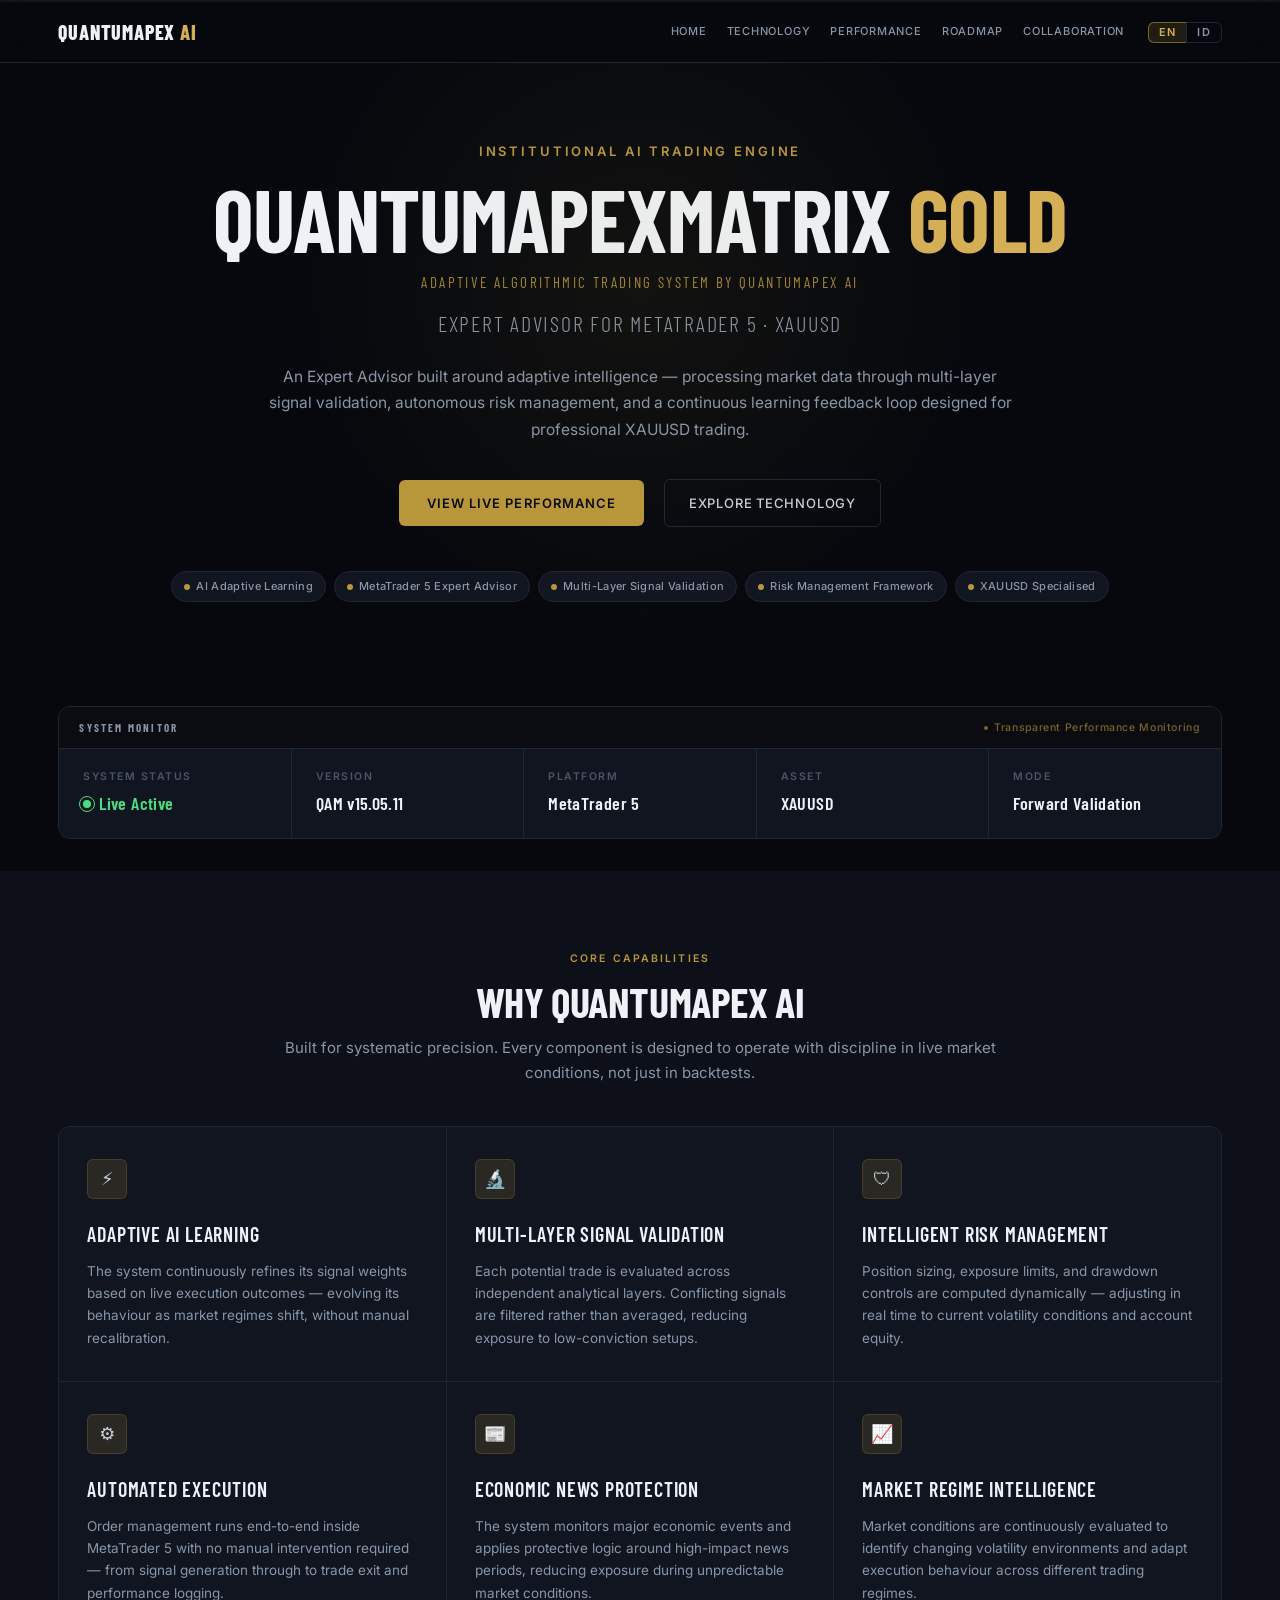
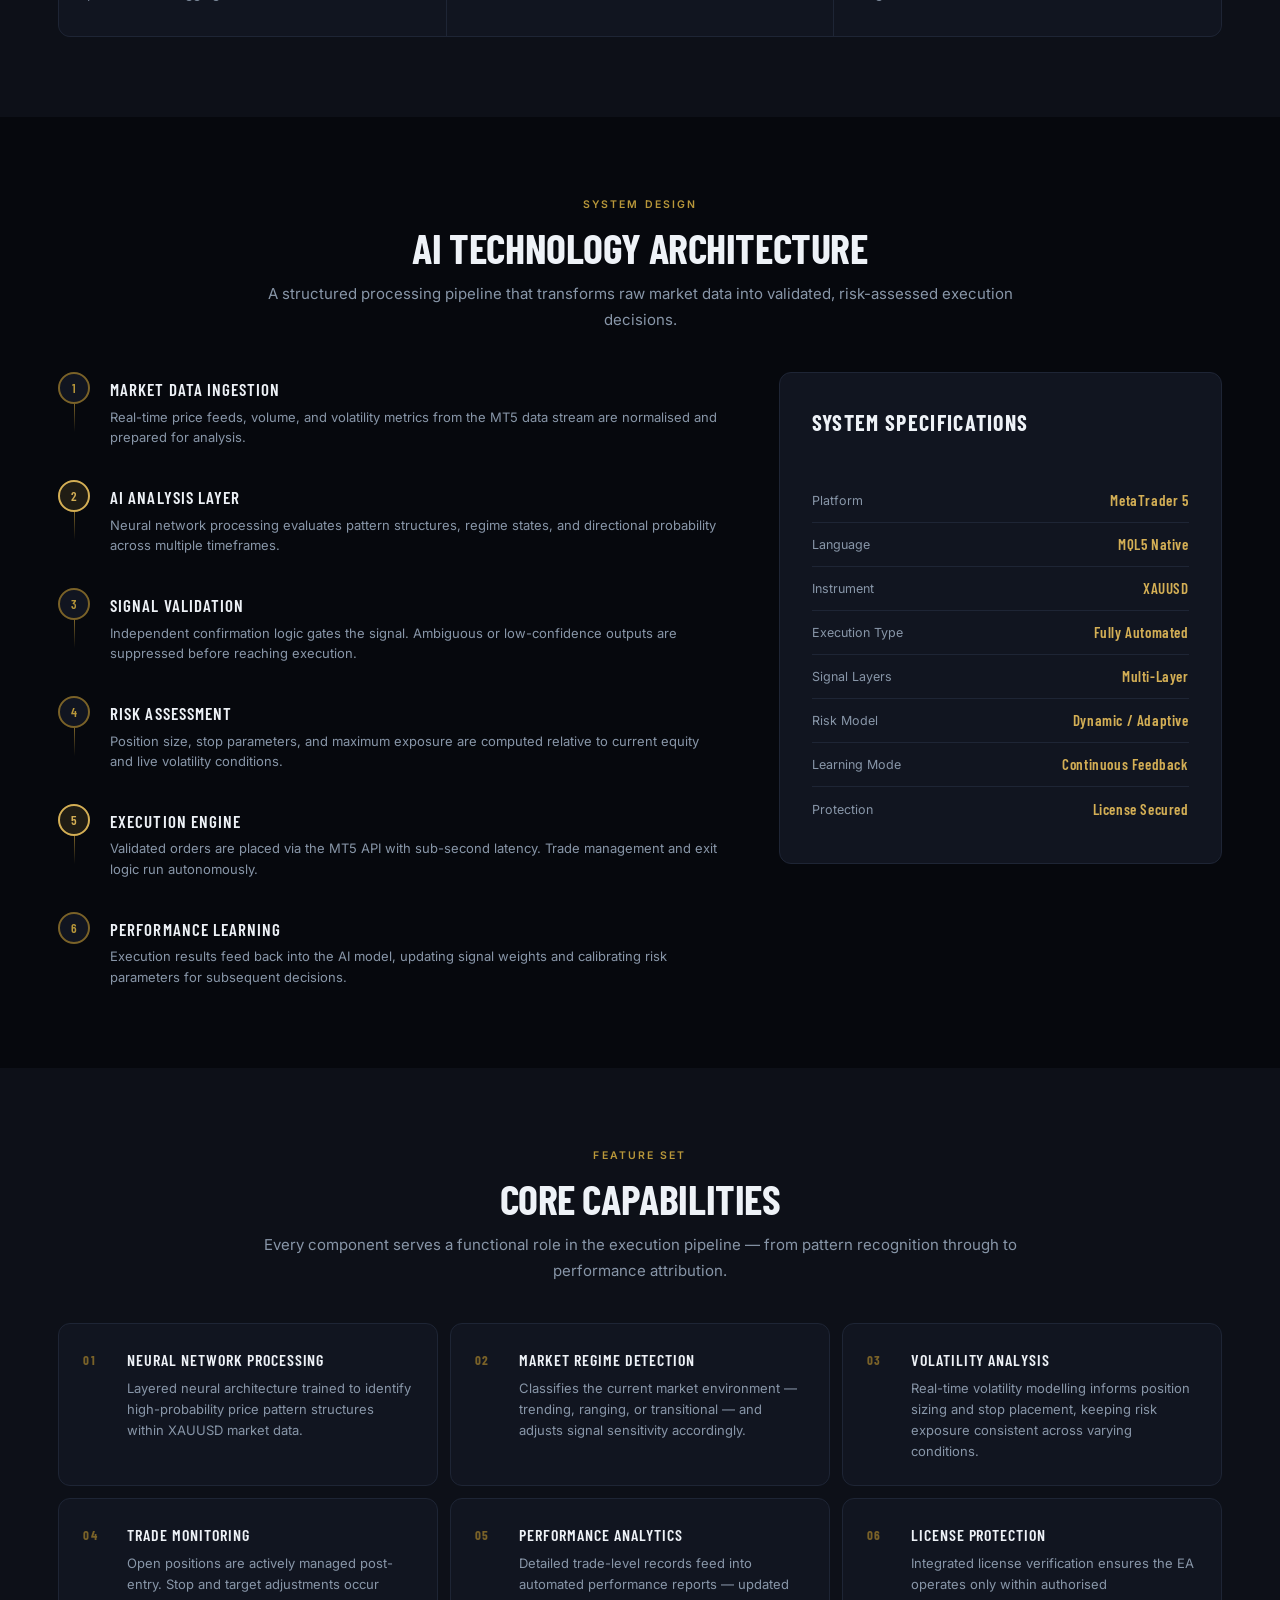
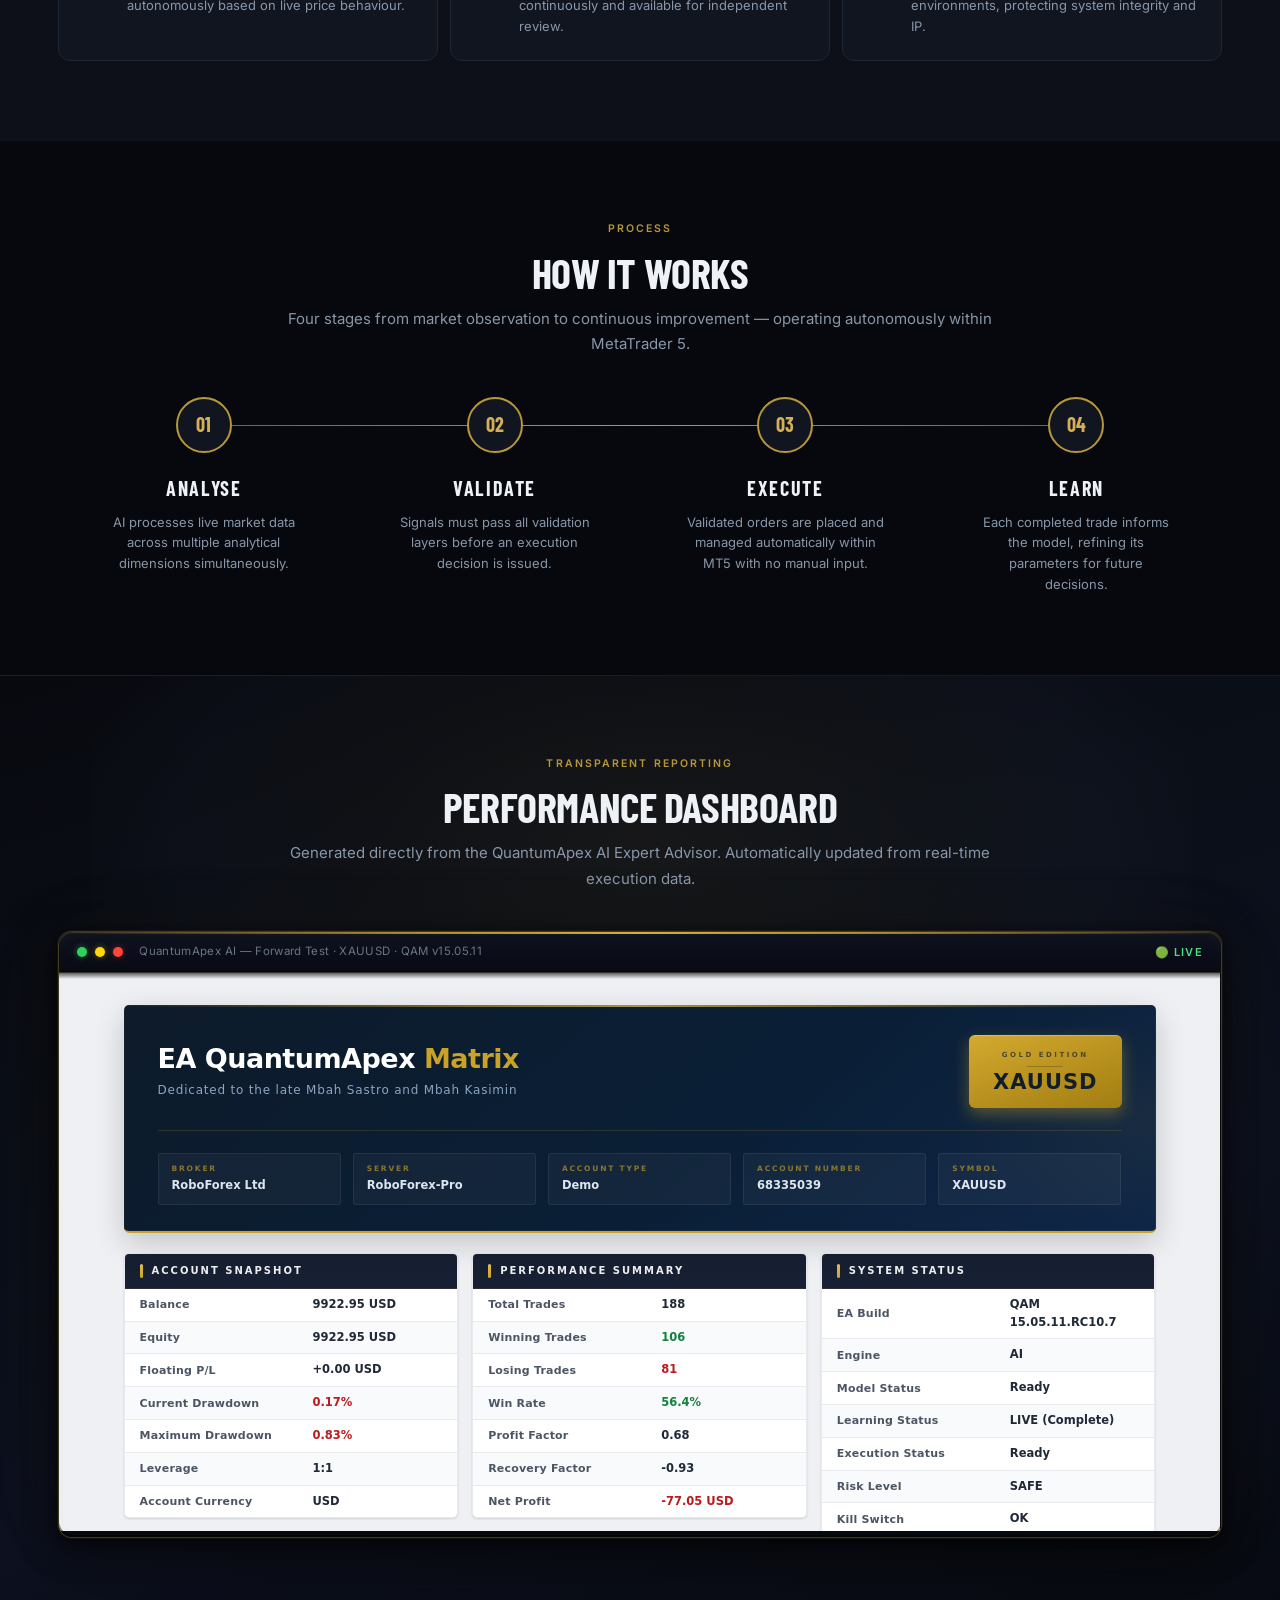
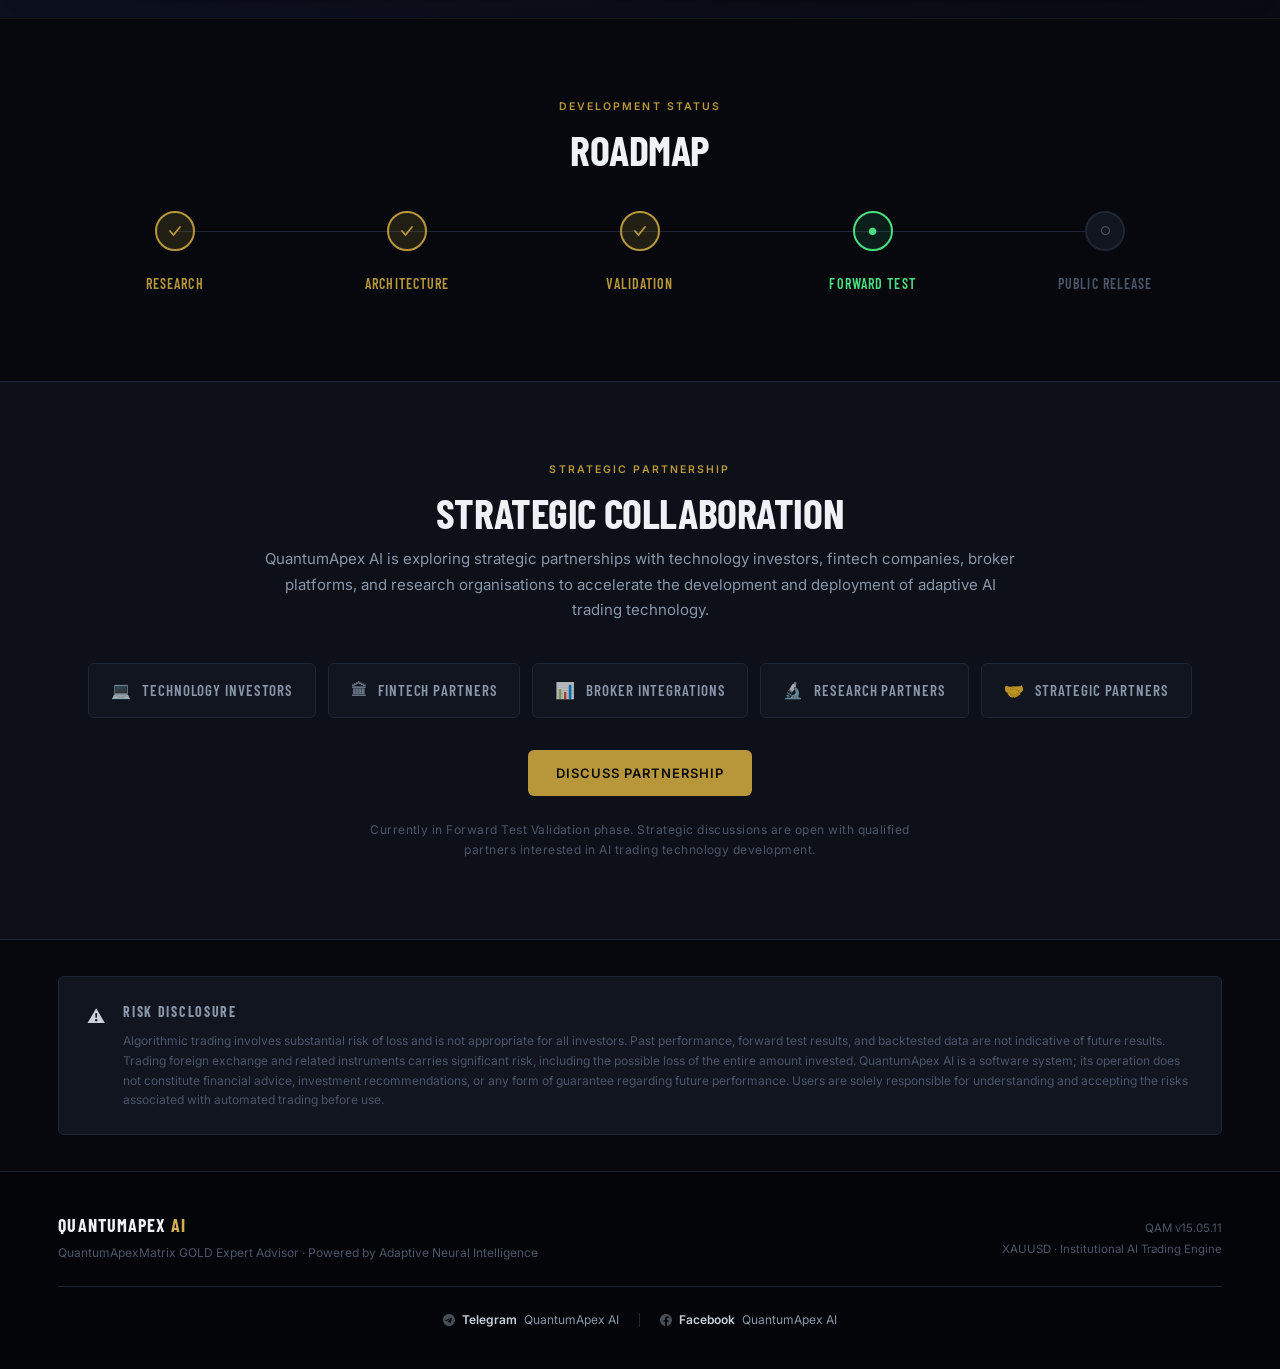
<file: index.html>
<!DOCTYPE html>
<html lang="en">

<head>
  <meta charset="UTF-8">
  <meta name="viewport" content="width=device-width, initial-scale=1.0">
  <meta name="author" content="QuantumApex AI">

  <!-- =====================================================
       PRIMARY SEO
  ====================================================== -->
  <title>QuantumApex AI | MetaTrader 5 Expert Advisor for XAUUSD Trading</title>
  <meta name="description" content="MetaTrader 5 Expert Advisor using adaptive AI learning, multi-layer signal validation, automated execution and risk management for XAUUSD algorithmic trading.">
  <meta name="keywords" content="QuantumApex AI, MetaTrader 5 Expert Advisor, algorithmic trading, XAUUSD trading, automated trading system, AI trading system, MT5 EA, gold trading bot, adaptive trading algorithm, neural network trading">
  <meta name="robots" content="index, follow, max-snippet:-1, max-image-preview:large, max-video-preview:-1">

  <!-- =====================================================
       CANONICAL
  ====================================================== -->
  <link rel="canonical" href="https://quantumapex.my.id/">

  <!-- =====================================================
       HREFLANG — language / region alternates
  ====================================================== -->
  <link rel="alternate" hreflang="en"        href="https://quantumapex.my.id/" />
  <link rel="alternate" hreflang="id"        href="https://quantumapex.my.id/?lang=id" />
  <link rel="alternate" hreflang="x-default" href="https://quantumapex.my.id/" />

  <!-- =====================================================
       OPEN GRAPH (Facebook / LinkedIn / WhatsApp)
       og:image: add an absolute URL to a 1200×630 px
       social preview image when available.
       Recommended path: https://quantumapex.my.id/assets/og-preview.jpg
  ====================================================== -->
  <meta property="og:type"        content="website">
  <meta property="og:site_name"   content="QuantumApex AI">
  <meta property="og:title"       content="QuantumApex AI | MetaTrader 5 Expert Advisor">
  <meta property="og:description" content="Adaptive AI trading system for MetaTrader 5 with multi-layer validation, automated execution and risk management for XAUUSD.">
  <meta property="og:url"         content="https://quantumapex.my.id/">
  <!-- <meta property="og:image"       content="https://quantumapex.my.id/assets/og-preview.jpg"> -->
  <!-- <meta property="og:image:width"  content="1200"> -->
  <!-- <meta property="og:image:height" content="630"> -->
  <!-- <meta property="og:image:alt"    content="QuantumApex AI — MetaTrader 5 Expert Advisor for XAUUSD"> -->
  <meta property="og:locale"      content="en_US">
  <meta property="og:locale:alternate" content="id_ID">

  <!-- =====================================================
       TWITTER CARD
       twitter:image: add an absolute URL to a 1200×600 px
       image when available.
       Recommended path: https://quantumapex.my.id/assets/twitter-preview.jpg
  ====================================================== -->
  <meta name="twitter:card"        content="summary_large_image">
  <meta name="twitter:title"       content="QuantumApex AI | MetaTrader 5 Expert Advisor">
  <meta name="twitter:description" content="Adaptive AI algorithmic trading system for MetaTrader 5 and XAUUSD.">
  <!-- <meta name="twitter:image"       content="https://quantumapex.my.id/assets/twitter-preview.jpg"> -->
  <!-- <meta name="twitter:image:alt"   content="QuantumApex AI — MetaTrader 5 Expert Advisor for XAUUSD"> -->
  <!-- <meta name="twitter:site"        content="@QuantumApexAI"> -->

  <!-- =====================================================
       STRUCTURED DATA — JSON-LD
  ====================================================== -->
  <script type="application/ld+json">
  {
    "@context": "https://schema.org",
    "@graph": [
      {
        "@type": "Organization",
        "@id": "https://quantumapex.my.id/#organization",
        "name": "QuantumApex AI",
        "url": "https://quantumapex.my.id/",
        "description": "Developer of the QuantumApexMatrix GOLD Expert Advisor — an algorithmic trading system specialised in XAUUSD on MetaTrader 5.",
        "sameAs": [
          "https://t.me/markastrader",
          "https://www.facebook.com/markastrader"
        ]
      },
      {
        "@type": "SoftwareApplication",
        "@id": "https://quantumapex.my.id/#software",
        "name": "QuantumApexMatrix GOLD",
        "alternateName": "QuantumApex AI",
        "applicationCategory": "BusinessApplication",
        "applicationSubCategory": "Trading Software",
        "operatingSystem": "MetaTrader 5",
        "softwareVersion": "QAM v15.05.11",
        "description": "Expert Advisor for MetaTrader 5 specialised in XAUUSD algorithmic trading. Incorporates adaptive AI learning, multi-layer signal validation, automated execution, and dynamic risk management.",
        "author": {
          "@id": "https://quantumapex.my.id/#organization"
        },
        "offers": {
          "@type": "Offer",
          "availability": "https://schema.org/PreOrder",
          "description": "Currently in forward-test validation phase prior to public release."
        }
      },
      {
        "@type": "WebSite",
        "@id": "https://quantumapex.my.id/#website",
        "name": "QuantumApex AI",
        "url": "https://quantumapex.my.id/",
        "description": "Official website of QuantumApex AI — MetaTrader 5 Expert Advisor for XAUUSD algorithmic trading.",
        "publisher": {
          "@id": "https://quantumapex.my.id/#organization"
        },
        "inLanguage": ["en", "id"]
      }
    ]
  }
  </script>

  <link rel="preconnect" href="https://fonts.googleapis.com">
  <link rel="preconnect" href="https://fonts.gstatic.com" crossorigin>
  <link href="https://fonts.googleapis.com/css2?family=Barlow+Condensed:wght@300;400;500;600;700&family=Inter:wght@300;400;500;600&display=swap" rel="stylesheet">
  <link rel="stylesheet" href="css/style.css">
  <style>
    /* Branding refinement: hero brand attribution line */
    .hero-brand-attr {
      font-family: "Barlow Condensed", sans-serif;
      font-size: clamp(12px, 1.6vw, 15px);
      font-weight: 400;
      letter-spacing: .16em;
      text-transform: uppercase;
      color: var(--gold);
      margin-bottom: 12px;
      opacity: .85;
    }
  </style>
</head>
<body>

<div class="signal-bar" aria-hidden="true"></div>

<header class="navbar">
  <div class="container">
    <div class="logo">QuantumApex <span>AI</span></div>
    <div class="navbar-right">
      <nav>
        <a href="#home"        data-en="Home"        data-id="Beranda">Home</a>
        <a href="#why"         data-en="Technology"  data-id="Teknologi">Technology</a>
        <a href="#performance" data-en="Performance" data-id="Performa">Performance</a>
        <a href="#roadmap"     data-en="Roadmap"     data-id="Peta Jalan">Roadmap</a>
        <a href="#collaboration" data-en="Collaboration" data-id="Kolaborasi">Collaboration</a>
      </nav>
      <div class="lang-switcher" role="group" aria-label="Language selector">
        <button class="lang-btn active" data-lang="en" aria-pressed="true">EN</button>
        <button class="lang-btn"        data-lang="id" aria-pressed="false">ID</button>
      </div>
      <button class="nav-hamburger" aria-label="Toggle menu" aria-expanded="false">
        <span></span><span></span><span></span>
      </button>
    </div>
  </div>
</header>

<section id="home" class="hero">
  <div class="container">
    <div class="hero-content">
      <p class="eyebrow"
         data-en="Institutional AI Trading Engine"
         data-id="Mesin Trading AI Institusional">Institutional AI Trading Engine</p>
      <h1>QuantumApexMatrix <span>GOLD</span></h1>
      <p class="hero-brand-attr"
         data-en="Adaptive Algorithmic Trading System by QuantumApex AI"
         data-id="Sistem Trading Algoritmik Adaptif oleh QuantumApex AI">Adaptive Algorithmic Trading System by QuantumApex AI</p>
      <p class="hero-subtitle"
         data-en="Expert Advisor for MetaTrader 5 · XAUUSD"
         data-id="Expert Advisor untuk MetaTrader 5 · XAUUSD">Expert Advisor for MetaTrader 5 &middot; XAUUSD</p>
      <p class="hero-desc"
         data-en="An Expert Advisor built around adaptive intelligence — processing market data through multi-layer signal validation, autonomous risk management, and a continuous learning feedback loop designed for professional XAUUSD trading."
         data-id="Expert Advisor yang dibangun di atas kecerdasan adaptif — memproses data pasar melalui validasi sinyal berlapis, manajemen risiko otonom, dan siklus pembelajaran berkelanjutan yang dirancang untuk trading XAUUSD profesional.">An Expert Advisor built around adaptive intelligence — processing market data through multi-layer signal validation, autonomous risk management, and a continuous learning feedback loop designed for professional XAUUSD trading.</p>
      <div class="hero-cta-row">
        <a href="#performance" class="button"
           data-en="View Live Performance"
           data-id="Lihat Performa Live">View Live Performance</a>
        <a href="#why" class="button-ghost"
           data-en="Explore Technology"
           data-id="Jelajahi Teknologi">Explore Technology</a>
      </div>
      <div class="hero-badges">
        <span class="badge"><span class="dot"></span><span data-en="AI Adaptive Learning"           data-id="Pembelajaran AI Adaptif">AI Adaptive Learning</span></span>
        <span class="badge"><span class="dot"></span><span data-en="MetaTrader 5 Expert Advisor"    data-id="Expert Advisor MetaTrader 5">MetaTrader 5 Expert Advisor</span></span>
        <span class="badge"><span class="dot"></span><span data-en="Multi-Layer Signal Validation"  data-id="Validasi Sinyal Berlapis">Multi-Layer Signal Validation</span></span>
        <span class="badge"><span class="dot"></span><span data-en="Risk Management Framework"      data-id="Kerangka Manajemen Risiko">Risk Management Framework</span></span>
        <span class="badge"><span class="dot"></span><span data-en="XAUUSD Specialised"             data-id="Khusus XAUUSD">XAUUSD Specialised</span></span>
      </div>
    </div>
  </div>
</section>

<div class="status-section">
  <div class="container">
    <div class="status-card">
      <div class="status-card-header">
        <span class="status-card-label" data-en="System Monitor" data-id="Monitor Sistem">System Monitor</span>
        <span class="status-card-tag" data-en="Transparent Performance Monitoring" data-id="Pemantauan Performa Transparan">Transparent Performance Monitoring</span>
      </div>
      <div class="status-inner">
        <div class="status-item">
          <span class="status-label" data-en="System Status" data-id="Status Sistem">System Status</span>
          <span class="status-value live"><span class="pulse"></span><span data-en="Live Active" data-id="Aktif Live">Live Active</span></span>
        </div>
        <div class="status-item">
          <span class="status-label" data-en="Version" data-id="Versi">Version</span>
          <span class="status-value">QAM v15.05.11</span>
        </div>
        <div class="status-item">
          <span class="status-label" data-en="Platform" data-id="Platform">Platform</span>
          <span class="status-value">MetaTrader 5</span>
        </div>
        <div class="status-item">
          <span class="status-label" data-en="Asset" data-id="Aset">Asset</span>
          <span class="status-value">XAUUSD</span>
        </div>
        <div class="status-item">
          <span class="status-label" data-en="Mode" data-id="Mode">Mode</span>
          <span class="status-value" data-en="Forward Validation" data-id="Validasi Maju">Forward Validation</span>
        </div>
      </div>
    </div>
  </div>
</div>

<section id="why" class="why">
  <div class="container">
    <p class="section-label" data-en="Core Capabilities" data-id="Kemampuan Inti">Core Capabilities</p>
    <h2 class="section-title" data-en="Why QuantumApex AI" data-id="Mengapa QuantumApex AI">Why QuantumApex AI</h2>
    <p class="section-sub"
       data-en="Built for systematic precision. Every component is designed to operate with discipline in live market conditions, not just in backtests."
       data-id="Dibangun untuk presisi sistematis. Setiap komponen dirancang beroperasi dengan disiplin di kondisi pasar nyata, bukan sekadar dalam pengujian historis.">Built for systematic precision. Every component is designed to operate with discipline in live market conditions, not just in backtests.</p>
    <div class="feature-grid">
      <div class="feature-card">
        <div class="feature-icon">&#x26A1;</div>
        <h3 data-en="Adaptive AI Learning" data-id="Pembelajaran AI Adaptif">Adaptive AI Learning</h3>
        <p data-en="The system continuously refines its signal weights based on live execution outcomes — evolving its behaviour as market regimes shift, without manual recalibration."
           data-id="Sistem secara berkelanjutan menyempurnakan bobot sinyalnya berdasarkan hasil eksekusi nyata — mengadaptasi perilakunya saat kondisi pasar berubah, tanpa kalibrasi ulang secara manual.">The system continuously refines its signal weights based on live execution outcomes — evolving its behaviour as market regimes shift, without manual recalibration.</p>
      </div>
      <div class="feature-card">
        <div class="feature-icon">&#x1F52C;</div>
        <h3 data-en="Multi-Layer Signal Validation" data-id="Validasi Sinyal Berlapis">Multi-Layer Signal Validation</h3>
        <p data-en="Each potential trade is evaluated across independent analytical layers. Conflicting signals are filtered rather than averaged, reducing exposure to low-conviction setups."
           data-id="Setiap peluang trading dievaluasi di berbagai lapisan analitik independen. Sinyal yang bertentangan disaring, bukan dirata-ratakan, sehingga mengurangi eksposur terhadap setup berkeyakinan rendah.">Each potential trade is evaluated across independent analytical layers. Conflicting signals are filtered rather than averaged, reducing exposure to low-conviction setups.</p>
      </div>
      <div class="feature-card">
        <div class="feature-icon">&#x1F6E1;</div>
        <h3 data-en="Intelligent Risk Management" data-id="Manajemen Risiko Cerdas">Intelligent Risk Management</h3>
        <p data-en="Position sizing, exposure limits, and drawdown controls are computed dynamically — adjusting in real time to current volatility conditions and account equity."
           data-id="Ukuran posisi, batas eksposur, dan kontrol drawdown dihitung secara dinamis — menyesuaikan secara real-time terhadap kondisi volatilitas terkini dan ekuitas akun.">Position sizing, exposure limits, and drawdown controls are computed dynamically — adjusting in real time to current volatility conditions and account equity.</p>
      </div>
      <div class="feature-card">
        <div class="feature-icon">&#x2699;&#xFE0F;</div>
        <h3 data-en="Automated Execution" data-id="Eksekusi Otomatis">Automated Execution</h3>
        <p data-en="Order management runs end-to-end inside MetaTrader 5 with no manual intervention required — from signal generation through to trade exit and performance logging."
           data-id="Manajemen order berjalan secara menyeluruh di dalam MetaTrader 5 tanpa intervensi manual — mulai dari pembangkitan sinyal hingga penutupan posisi dan pencatatan performa.">Order management runs end-to-end inside MetaTrader 5 with no manual intervention required — from signal generation through to trade exit and performance logging.</p>
      </div>
      <div class="feature-card">
        <div class="feature-icon">&#x1F4F0;</div>
        <h3 data-en="Economic News Protection" data-id="Proteksi Berita Ekonomi">Economic News Protection</h3>
        <p data-en="The system monitors major economic events and applies protective logic around high-impact news periods, reducing exposure during unpredictable market conditions."
           data-id="Sistem memantau peristiwa ekonomi utama dan menerapkan logika protektif di sekitar periode berita berdampak tinggi, mengurangi eksposur selama kondisi pasar yang tidak dapat diprediksi.">The system monitors major economic events and applies protective logic around high-impact news periods, reducing exposure during unpredictable market conditions.</p>
      </div>
      <div class="feature-card">
        <div class="feature-icon">&#x1F4C8;</div>
        <h3 data-en="Market Regime Intelligence" data-id="Kecerdasan Regime Pasar">Market Regime Intelligence</h3>
        <p data-en="Market conditions are continuously evaluated to identify changing volatility environments and adapt execution behaviour across different trading regimes."
           data-id="Kondisi pasar dievaluasi secara terus-menerus untuk mengidentifikasi perubahan lingkungan volatilitas dan mengadaptasi perilaku eksekusi di berbagai regime trading.">Market conditions are continuously evaluated to identify changing volatility environments and adapt execution behaviour across different trading regimes.</p>
      </div>
    </div>
  </div>
</section>

<section id="architecture" class="architecture">
  <div class="container">
    <p class="section-label" data-en="System Design" data-id="Desain Sistem">System Design</p>
    <h2 class="section-title" data-en="AI Technology Architecture" data-id="Arsitektur Teknologi AI">AI Technology Architecture</h2>
    <p class="section-sub"
       data-en="A structured processing pipeline that transforms raw market data into validated, risk-assessed execution decisions."
       data-id="Pipeline pemrosesan terstruktur yang mengubah data pasar mentah menjadi keputusan eksekusi yang telah divalidasi dan dinilai risikonya.">A structured processing pipeline that transforms raw market data into validated, risk-assessed execution decisions.</p>
    <div class="arch-layout">
      <div class="arch-pipeline">
        <div class="arch-step">
          <div class="arch-connector"><div class="arch-node">1</div><div class="arch-line"></div></div>
          <div class="arch-content">
            <h4 data-en="Market Data Ingestion"  data-id="Pengambilan Data Pasar">Market Data Ingestion</h4>
            <p  data-en="Real-time price feeds, volume, and volatility metrics from the MT5 data stream are normalised and prepared for analysis."
                data-id="Feed harga real-time, volume, dan metrik volatilitas dari aliran data MT5 dinormalisasi dan disiapkan untuk analisis.">Real-time price feeds, volume, and volatility metrics from the MT5 data stream are normalised and prepared for analysis.</p>
          </div>
        </div>
        <div class="arch-step highlight">
          <div class="arch-connector"><div class="arch-node">2</div><div class="arch-line"></div></div>
          <div class="arch-content">
            <h4 data-en="AI Analysis Layer"      data-id="Lapisan Analisis AI">AI Analysis Layer</h4>
            <p  data-en="Neural network processing evaluates pattern structures, regime states, and directional probability across multiple timeframes."
                data-id="Pemrosesan jaringan saraf mengevaluasi struktur pola, kondisi regime, dan probabilitas arah di berbagai kerangka waktu.">Neural network processing evaluates pattern structures, regime states, and directional probability across multiple timeframes.</p>
          </div>
        </div>
        <div class="arch-step">
          <div class="arch-connector"><div class="arch-node">3</div><div class="arch-line"></div></div>
          <div class="arch-content">
            <h4 data-en="Signal Validation"      data-id="Validasi Sinyal">Signal Validation</h4>
            <p  data-en="Independent confirmation logic gates the signal. Ambiguous or low-confidence outputs are suppressed before reaching execution."
                data-id="Logika konfirmasi independen menjaga sinyal. Output yang ambigu atau berkeyakinan rendah ditekan sebelum mencapai eksekusi.">Independent confirmation logic gates the signal. Ambiguous or low-confidence outputs are suppressed before reaching execution.</p>
          </div>
        </div>
        <div class="arch-step">
          <div class="arch-connector"><div class="arch-node">4</div><div class="arch-line"></div></div>
          <div class="arch-content">
            <h4 data-en="Risk Assessment"        data-id="Penilaian Risiko">Risk Assessment</h4>
            <p  data-en="Position size, stop parameters, and maximum exposure are computed relative to current equity and live volatility conditions."
                data-id="Ukuran posisi, parameter stop, dan eksposur maksimum dihitung relatif terhadap ekuitas saat ini dan kondisi volatilitas live.">Position size, stop parameters, and maximum exposure are computed relative to current equity and live volatility conditions.</p>
          </div>
        </div>
        <div class="arch-step highlight">
          <div class="arch-connector"><div class="arch-node">5</div><div class="arch-line"></div></div>
          <div class="arch-content">
            <h4 data-en="Execution Engine"       data-id="Mesin Eksekusi">Execution Engine</h4>
            <p  data-en="Validated orders are placed via the MT5 API with sub-second latency. Trade management and exit logic run autonomously."
                data-id="Order yang telah divalidasi ditempatkan melalui API MT5 dengan latensi di bawah satu detik. Manajemen trade dan logika keluar berjalan secara otonom.">Validated orders are placed via the MT5 API with sub-second latency. Trade management and exit logic run autonomously.</p>
          </div>
        </div>
        <div class="arch-step">
          <div class="arch-connector"><div class="arch-node">6</div></div>
          <div class="arch-content" style="padding-bottom:0">
            <h4 data-en="Performance Learning"   data-id="Pembelajaran Performa">Performance Learning</h4>
            <p  data-en="Execution results feed back into the AI model, updating signal weights and calibrating risk parameters for subsequent decisions."
                data-id="Hasil eksekusi diumpankan kembali ke model AI, memperbarui bobot sinyal dan mengkalibrasi parameter risiko untuk keputusan berikutnya.">Execution results feed back into the AI model, updating signal weights and calibrating risk parameters for subsequent decisions.</p>
          </div>
        </div>
      </div>
      <div class="arch-aside">
        <h3 data-en="System Specifications" data-id="Spesifikasi Sistem">System Specifications</h3>
        <div class="arch-aside-stats">
          <div class="arch-stat"><span class="arch-stat-label" data-en="Platform"       data-id="Platform">Platform</span>        <span class="arch-stat-value">MetaTrader 5</span></div>
          <div class="arch-stat"><span class="arch-stat-label" data-en="Language"       data-id="Bahasa">Language</span>        <span class="arch-stat-value">MQL5 Native</span></div>
          <div class="arch-stat"><span class="arch-stat-label" data-en="Instrument"     data-id="Instrumen">Instrument</span>      <span class="arch-stat-value">XAUUSD</span></div>
          <div class="arch-stat"><span class="arch-stat-label" data-en="Execution Type" data-id="Jenis Eksekusi">Execution Type</span> <span class="arch-stat-value" data-en="Fully Automated"    data-id="Otomatis Penuh">Fully Automated</span></div>
          <div class="arch-stat"><span class="arch-stat-label" data-en="Signal Layers"  data-id="Lapisan Sinyal">Signal Layers</span>  <span class="arch-stat-value" data-en="Multi-Layer"        data-id="Berlapis">Multi-Layer</span></div>
          <div class="arch-stat"><span class="arch-stat-label" data-en="Risk Model"     data-id="Model Risiko">Risk Model</span>     <span class="arch-stat-value" data-en="Dynamic / Adaptive" data-id="Dinamis / Adaptif">Dynamic / Adaptive</span></div>
          <div class="arch-stat"><span class="arch-stat-label" data-en="Learning Mode"  data-id="Mode Pembelajaran">Learning Mode</span>  <span class="arch-stat-value" data-en="Continuous Feedback" data-id="Umpan Balik Berkelanjutan">Continuous Feedback</span></div>
          <div class="arch-stat"><span class="arch-stat-label" data-en="Protection"     data-id="Perlindungan">Protection</span>     <span class="arch-stat-value" data-en="License Secured"     data-id="Terlindungi Lisensi">License Secured</span></div>
        </div>
      </div>
    </div>
  </div>
</section>

<section id="features" class="features">
  <div class="container">
    <p class="section-label" data-en="Feature Set"      data-id="Fitur Unggulan">Feature Set</p>
    <h2 class="section-title" data-en="Core Capabilities" data-id="Kemampuan Inti">Core Capabilities</h2>
    <p class="section-sub"
       data-en="Every component serves a functional role in the execution pipeline — from pattern recognition through to performance attribution."
       data-id="Setiap komponen memiliki peran fungsional dalam pipeline eksekusi — mulai dari pengenalan pola hingga atribusi performa.">Every component serves a functional role in the execution pipeline — from pattern recognition through to performance attribution.</p>
    <div class="features-grid">
      <div class="feat-item">
        <span class="feat-num">01</span>
        <div class="feat-text">
          <h4 data-en="Neural Network Processing"  data-id="Pemrosesan Jaringan Saraf">Neural Network Processing</h4>
          <p  data-en="Layered neural architecture trained to identify high-probability price pattern structures within XAUUSD market data."
              data-id="Arsitektur jaringan saraf berlapis yang dilatih untuk mengidentifikasi struktur pola harga berpeluang tinggi dalam data pasar XAUUSD.">Layered neural architecture trained to identify high-probability price pattern structures within XAUUSD market data.</p>
        </div>
      </div>
      <div class="feat-item">
        <span class="feat-num">02</span>
        <div class="feat-text">
          <h4 data-en="Market Regime Detection"    data-id="Deteksi Regime Pasar">Market Regime Detection</h4>
          <p  data-en="Classifies the current market environment — trending, ranging, or transitional — and adjusts signal sensitivity accordingly."
              data-id="Mengklasifikasikan lingkungan pasar saat ini — trending, ranging, atau transisional — dan menyesuaikan sensitivitas sinyal secara otomatis.">Classifies the current market environment &mdash; trending, ranging, or transitional &mdash; and adjusts signal sensitivity accordingly.</p>
        </div>
      </div>
      <div class="feat-item">
        <span class="feat-num">03</span>
        <div class="feat-text">
          <h4 data-en="Volatility Analysis"        data-id="Analisis Volatilitas">Volatility Analysis</h4>
          <p  data-en="Real-time volatility modelling informs position sizing and stop placement, keeping risk exposure consistent across varying conditions."
              data-id="Pemodelan volatilitas real-time menginformasikan ukuran posisi dan penempatan stop, menjaga eksposur risiko tetap konsisten di berbagai kondisi.">Real-time volatility modelling informs position sizing and stop placement, keeping risk exposure consistent across varying conditions.</p>
        </div>
      </div>
      <div class="feat-item">
        <span class="feat-num">04</span>
        <div class="feat-text">
          <h4 data-en="Trade Monitoring"           data-id="Pemantauan Trading">Trade Monitoring</h4>
          <p  data-en="Open positions are actively managed post-entry. Stop and target adjustments occur autonomously based on live price behaviour."
              data-id="Posisi terbuka dikelola secara aktif setelah masuk pasar. Penyesuaian stop dan target dilakukan secara otonom berdasarkan pergerakan harga live.">Open positions are actively managed post-entry. Stop and target adjustments occur autonomously based on live price behaviour.</p>
        </div>
      </div>
      <div class="feat-item">
        <span class="feat-num">05</span>
        <div class="feat-text">
          <h4 data-en="Performance Analytics"      data-id="Analitik Performa">Performance Analytics</h4>
          <p  data-en="Detailed trade-level records feed into automated performance reports — updated continuously and available for independent review."
              data-id="Catatan tingkat trade yang terperinci dimasukkan ke dalam laporan performa otomatis — diperbarui secara berkelanjutan dan tersedia untuk tinjauan independen.">Detailed trade-level records feed into automated performance reports &mdash; updated continuously and available for independent review.</p>
        </div>
      </div>
      <div class="feat-item">
        <span class="feat-num">06</span>
        <div class="feat-text">
          <h4 data-en="License Protection"         data-id="Perlindungan Lisensi">License Protection</h4>
          <p  data-en="Integrated license verification ensures the EA operates only within authorised environments, protecting system integrity and IP."
              data-id="Verifikasi lisensi terintegrasi memastikan EA hanya beroperasi dalam lingkungan yang diotorisasi, melindungi integritas sistem dan kekayaan intelektual.">Integrated license verification ensures the EA operates only within authorised environments, protecting system integrity and IP.</p>
        </div>
      </div>
    </div>
  </div>
</section>

<section id="how-it-works" class="how">
  <div class="container">
    <p class="section-label" data-en="Process"    data-id="Proses">Process</p>
    <h2 class="section-title" data-en="How It Works" data-id="Cara Kerjanya">How It Works</h2>
    <p class="section-sub"
       data-en="Four stages from market observation to continuous improvement — operating autonomously within MetaTrader 5."
       data-id="Empat tahap dari pengamatan pasar hingga peningkatan berkelanjutan — beroperasi secara otonom di dalam MetaTrader 5.">Four stages from market observation to continuous improvement &mdash; operating autonomously within MetaTrader 5.</p>
    <div class="how-steps">
      <div class="how-step">
        <div class="how-num">01</div>
        <h3 data-en="Analyse" data-id="Analisis">Analyse</h3>
        <p  data-en="AI processes live market data across multiple analytical dimensions simultaneously."
            data-id="AI memproses data pasar live secara simultan di berbagai dimensi analitik.">AI processes live market data across multiple analytical dimensions simultaneously.</p>
      </div>
      <div class="how-step">
        <div class="how-num">02</div>
        <h3 data-en="Validate" data-id="Validasi">Validate</h3>
        <p  data-en="Signals must pass all validation layers before an execution decision is issued."
            data-id="Sinyal harus melewati semua lapisan validasi sebelum keputusan eksekusi dikeluarkan.">Signals must pass all validation layers before an execution decision is issued.</p>
      </div>
      <div class="how-step">
        <div class="how-num">03</div>
        <h3 data-en="Execute" data-id="Eksekusi">Execute</h3>
        <p  data-en="Validated orders are placed and managed automatically within MT5 with no manual input."
            data-id="Order yang divalidasi ditempatkan dan dikelola secara otomatis dalam MT5 tanpa masukan manual.">Validated orders are placed and managed automatically within MT5 with no manual input.</p>
      </div>
      <div class="how-step">
        <div class="how-num">04</div>
        <h3 data-en="Learn" data-id="Belajar">Learn</h3>
        <p  data-en="Each completed trade informs the model, refining its parameters for future decisions."
            data-id="Setiap trade yang selesai menginformasikan model, menyempurnakan parameternya untuk keputusan mendatang.">Each completed trade informs the model, refining its parameters for future decisions.</p>
      </div>
    </div>
  </div>
</section>

<section id="performance" class="performance">
  <div class="container">
    <div class="performance-header">
      <p class="section-label" data-en="Transparent Reporting" data-id="Laporan Transparan">Transparent Reporting</p>
      <h2 class="section-title" data-en="Performance Dashboard" data-id="Dasbor Performa">Performance Dashboard</h2>
      <p class="section-sub"
         data-en="Generated directly from the QuantumApex AI Expert Advisor. Automatically updated from real-time execution data."
         data-id="Dihasilkan langsung dari Expert Advisor QuantumApex AI. Diperbarui secara otomatis berdasarkan data eksekusi real-time.">Generated directly from the QuantumApex AI Expert Advisor. Updated automatically every 30 minutes from live execution data.</p>
    </div>
    <div class="report-frame">
      <div class="report-topbar">
        <span class="report-dot green"></span>
        <span class="report-dot yellow"></span>
        <span class="report-dot red"></span>
        <span class="report-url">QuantumApex AI &mdash; Forward Test &middot; XAUUSD &middot; QAM v15.05.11</span>
        <span class="report-live">&#x1F7E2; LIVE</span>
      </div>
      <div class="report-body">
        <iframe src="reports/Performance_Report.html" title="QuantumApex AI Performance Report"></iframe>
      </div>
    </div>
  </div>
</section>

<section id="roadmap" class="roadmap">
  <div class="container">
    <p class="section-label" data-en="Development Status" data-id="Status Pengembangan">Development Status</p>
    <h2 class="section-title" data-en="Roadmap" data-id="Peta Jalan">Roadmap</h2>
    <div class="roadmap-track">
      <div class="roadmap-step done">
        <div class="roadmap-node"><svg viewBox="0 0 16 16" fill="none"><polyline points="3,8 6.5,12 13,4" stroke="#B8973A" stroke-width="1.8" stroke-linecap="round" stroke-linejoin="round"/></svg></div>
        <span class="roadmap-label" data-en="Research"      data-id="Riset">Research</span>
      </div>
      <div class="roadmap-step done">
        <div class="roadmap-node"><svg viewBox="0 0 16 16" fill="none"><polyline points="3,8 6.5,12 13,4" stroke="#B8973A" stroke-width="1.8" stroke-linecap="round" stroke-linejoin="round"/></svg></div>
        <span class="roadmap-label" data-en="Architecture"  data-id="Arsitektur">Architecture</span>
      </div>
      <div class="roadmap-step done">
        <div class="roadmap-node"><svg viewBox="0 0 16 16" fill="none"><polyline points="3,8 6.5,12 13,4" stroke="#B8973A" stroke-width="1.8" stroke-linecap="round" stroke-linejoin="round"/></svg></div>
        <span class="roadmap-label" data-en="Validation"    data-id="Validasi">Validation</span>
      </div>
      <div class="roadmap-step active">
        <div class="roadmap-node" style="font-size:10px;color:#4ADE80;">&#9679;</div>
        <span class="roadmap-label" data-en="Forward Test"  data-id="Uji Maju">Forward Test</span>
      </div>
      <div class="roadmap-step">
        <div class="roadmap-node" style="font-size:12px;color:var(--muted);">&#9675;</div>
        <span class="roadmap-label" data-en="Public Release" data-id="Rilis Publik">Public Release</span>
      </div>
    </div>
  </div>
</section>

<section id="collaboration" class="collab">
  <div class="container">
    <p class="section-label" data-en="Strategic Partnership" data-id="Kemitraan Strategis">Strategic Partnership</p>
    <h2 class="section-title" data-en="Strategic Collaboration" data-id="Kolaborasi Strategis">Strategic Collaboration</h2>
    <p class="section-sub"
       data-en="QuantumApex AI is exploring strategic partnerships with technology investors, fintech companies, broker platforms, and research organisations to accelerate the development and deployment of adaptive AI trading technology."
       data-id="QuantumApex AI sedang menjajaki kemitraan strategis dengan investor teknologi, perusahaan fintech, platform broker, dan organisasi riset untuk mempercepat pengembangan dan penerapan teknologi trading AI adaptif.">QuantumApex AI is exploring strategic partnerships with technology investors, fintech companies, broker platforms, and research organisations to accelerate the development and deployment of adaptive AI trading technology.</p>
    <div class="collab-grid">
      <div class="collab-item">
        <div class="collab-icon">&#x1F4BB;</div>
        <span data-en="Technology Investors" data-id="Investor Teknologi">Technology Investors</span>
      </div>
      <div class="collab-item">
        <div class="collab-icon">&#x1F3DB;</div>
        <span data-en="Fintech Partners" data-id="Mitra Fintech">Fintech Partners</span>
      </div>
      <div class="collab-item">
        <div class="collab-icon">&#x1F4CA;</div>
        <span data-en="Broker Integrations" data-id="Integrasi Broker">Broker Integrations</span>
      </div>
      <div class="collab-item">
        <div class="collab-icon">&#x1F52C;</div>
        <span data-en="Research Partners" data-id="Mitra Riset">Research Partners</span>
      </div>
      <div class="collab-item">
        <div class="collab-icon">&#x1F91D;</div>
        <span data-en="Strategic Partners" data-id="Mitra Strategis">Strategic Partners</span>
      </div>
    </div>
    <div style="text-align:center;margin:32px 0 24px;">
      <a href="https://t.me/markastrader" target="_blank" rel="noopener noreferrer" class="button"
         data-en="Discuss Partnership" data-id="Diskusi Kemitraan">DISCUSS PARTNERSHIP</a>
    </div>
    <p class="collab-note"
       data-en="Currently in Forward Test Validation phase. Strategic discussions are open with qualified partners interested in AI trading technology development."
       data-id="Saat ini dalam fase Validasi Uji Maju. Diskusi strategis terbuka bagi mitra yang memenuhi syarat yang tertarik dengan pengembangan teknologi trading AI.">Currently in Forward Test Validation phase.<br>Strategic discussions are open with qualified partners interested in AI trading technology development.</p>
  </div>
</section>

<div id="risk-disclosure" class="risk-disclosure">
  <div class="container">
    <div class="risk-inner">
      <span class="risk-icon">&#x26A0;&#xFE0F;</span>
      <div>
        <h4 data-en="Risk Disclosure" data-id="Pengungkapan Risiko">Risk Disclosure</h4>
        <p data-en="Algorithmic trading involves substantial risk of loss and is not appropriate for all investors. Past performance, forward test results, and backtested data are not indicative of future results. Trading foreign exchange and related instruments carries significant risk, including the possible loss of the entire amount invested. QuantumApex AI is a software system; its operation does not constitute financial advice, investment recommendations, or any form of guarantee regarding future performance. Users are solely responsible for understanding and accepting the risks associated with automated trading before use."
           data-id="Trading algoritmik melibatkan risiko kerugian yang substansial dan tidak cocok untuk semua investor. Performa masa lalu, hasil uji maju, dan data backtesting bukan merupakan indikasi hasil di masa depan. Trading valuta asing dan instrumen terkait membawa risiko signifikan, termasuk kemungkinan kehilangan seluruh modal yang diinvestasikan. QuantumApex AI adalah sistem perangkat lunak; pengoperasiannya tidak merupakan saran keuangan, rekomendasi investasi, atau jaminan apa pun mengenai performa masa depan. Pengguna sepenuhnya bertanggung jawab untuk memahami dan menerima risiko yang terkait dengan trading otomatis sebelum digunakan.">Algorithmic trading involves substantial risk of loss and is not appropriate for all investors. Past performance, forward test results, and backtested data are not indicative of future results. Trading foreign exchange and related instruments carries significant risk, including the possible loss of the entire amount invested. QuantumApex AI is a software system; its operation does not constitute financial advice, investment recommendations, or any form of guarantee regarding future performance. Users are solely responsible for understanding and accepting the risks associated with automated trading before use.</p>
      </div>
    </div>
  </div>
</div>

<footer id="contact">
  <div class="container">
    <div class="footer-top">
      <div class="footer-brand">
        <h3>QuantumApex <span>AI</span></h3>
        <p data-en="QuantumApexMatrix GOLD Expert Advisor · Powered by Adaptive Neural Intelligence"
           data-id="Expert Advisor QuantumApexMatrix GOLD · Didukung Kecerdasan Neural Adaptif">QuantumApexMatrix GOLD Expert Advisor &middot; Powered by Adaptive Neural Intelligence</p>
      </div>
      <div class="footer-meta">
        <div>QAM v15.05.11</div>
        <div data-en="XAUUSD · Institutional AI Trading Engine"
             data-id="XAUUSD · Mesin Trading AI Institusional">XAUUSD &middot; Institutional AI Trading Engine</div>
      </div>
    </div>
    <div class="footer-contact">
      <ul>
        <li>
          <a href="https://t.me/QuantumApexLabs" target="_blank" rel="noopener noreferrer">
            <svg class="footer-contact-icon" viewBox="0 0 24 24" fill="currentColor" aria-hidden="true"><path d="M12 0C5.373 0 0 5.373 0 12s5.373 12 12 12 12-5.373 12-12S18.627 0 12 0zm5.894 8.221-1.97 9.28c-.145.658-.537.818-1.084.508l-3-2.21-1.447 1.394c-.16.16-.295.295-.605.295l.213-3.053 5.56-5.023c.242-.213-.054-.333-.373-.12L7.17 14.137l-2.96-.924c-.643-.204-.657-.643.136-.953l11.57-4.461c.537-.194 1.006.131.978.422z"/></svg>
            <span class="footer-contact-platform">Telegram</span>
            <span class="footer-contact-handle">QuantumApex AI</span>
          </a>
        </li>
        <li>
          <a href="https://www.facebook.com/QuantumApexLabs" target="_blank" rel="noopener noreferrer">
            <svg class="footer-contact-icon" viewBox="0 0 24 24" fill="currentColor" aria-hidden="true"><path d="M24 12.073C24 5.405 18.627 0 12 0S0 5.405 0 12.073C0 18.1 4.388 23.094 10.125 24v-8.437H7.078v-3.49h3.047V9.41c0-3.025 1.792-4.697 4.533-4.697 1.312 0 2.686.236 2.686.236v2.97h-1.513c-1.491 0-1.956.93-1.956 1.874v2.25h3.328l-.532 3.49h-2.796V24C19.612 23.094 24 18.1 24 12.073z"/></svg>
            <span class="footer-contact-platform">Facebook</span>
            <span class="footer-contact-handle">QuantumApex AI</span>
          </a>
        </li>
        <li class="footer-hidden" style="display:none;">
          <a href="https://x.com/sriantodoang" target="_blank" rel="noopener noreferrer">
            <svg class="footer-contact-icon" viewBox="0 0 24 24" fill="currentColor" aria-hidden="true"><path d="M18.244 2.25h3.308l-7.227 8.26 8.502 11.24H16.17l-4.714-6.231-5.401 6.231H2.746l7.73-8.835L1.254 2.25H8.08l4.257 5.649 5.907-5.649zm-1.161 17.52h1.833L7.084 4.126H5.117z"/></svg>
            <span class="footer-contact-platform">X</span>
            <span class="footer-contact-handle">Srianto Doang</span>
          </a>
        </li>
        <li class="footer-hidden" style="display:none;">
          <a href="https://wa.me/sriantodoang" target="_blank" rel="noopener noreferrer">
            <svg class="footer-contact-icon" viewBox="0 0 24 24" fill="currentColor" aria-hidden="true"><path d="M17.472 14.382c-.297-.149-1.758-.867-2.03-.967-.273-.099-.471-.148-.67.15-.197.297-.767.966-.94 1.164-.173.199-.347.223-.644.075-.297-.15-1.255-.463-2.39-1.475-.883-.788-1.48-1.761-1.653-2.059-.173-.297-.018-.458.13-.606.134-.133.298-.347.446-.52.149-.174.198-.298.298-.497.099-.198.05-.371-.025-.52-.075-.149-.669-1.612-.916-2.207-.242-.579-.487-.5-.669-.51-.173-.008-.371-.01-.57-.01-.198 0-.52.074-.792.372-.272.297-1.04 1.016-1.04 2.479 0 1.462 1.065 2.875 1.213 3.074.149.198 2.096 3.2 5.077 4.487.709.306 1.262.489 1.694.625.712.227 1.36.195 1.871.118.571-.085 1.758-.719 2.006-1.413.248-.694.248-1.289.173-1.413-.074-.124-.272-.198-.57-.347zm-5.421 7.403h-.004a9.87 9.87 0 01-5.031-1.378l-.361-.214-3.741.982.998-3.648-.235-.374a9.86 9.86 0 01-1.51-5.26c.001-5.45 4.436-9.884 9.888-9.884 2.64 0 5.122 1.03 6.988 2.898a9.825 9.825 0 012.893 6.994c-.003 5.45-4.437 9.884-9.885 9.884zm8.413-18.297A11.815 11.815 0 0012.05 0C5.495 0 .16 5.335.157 11.892c0 2.096.547 4.142 1.588 5.945L.057 24l6.305-1.654a11.882 11.882 0 005.683 1.448h.005c6.554 0 11.89-5.335 11.893-11.893a11.821 11.821 0 00-3.48-8.413z"/></svg>
            <span class="footer-contact-platform">WhatsApp</span>
            <span class="footer-contact-handle">Srianto Doang</span>
          </a>
        </li>
      </ul>
    </div>
  </div>
</footer>

<script src="js/app.js"></script>
<script>
  /* ── Hamburger menu toggle ── */
  (function () {
    const btn = document.querySelector('.nav-hamburger');
    const nav = document.querySelector('.navbar-right nav');
    if (!btn || !nav) return;

    btn.addEventListener('click', function () {
      const isOpen = nav.classList.toggle('open');
      btn.setAttribute('aria-expanded', isOpen);
    });

    /* Close menu when a nav link is clicked */
    nav.querySelectorAll('a').forEach(function (link) {
      link.addEventListener('click', function () {
        nav.classList.remove('open');
        btn.setAttribute('aria-expanded', 'false');
      });
    });

    /* Close on Escape key */
    document.addEventListener('keydown', function (e) {
      if (e.key === 'Escape' && nav.classList.contains('open')) {
        nav.classList.remove('open');
        btn.setAttribute('aria-expanded', 'false');
      }
    });

    /* Close when clicking outside navbar */
    document.addEventListener('click', function (e) {
      if (!e.target.closest('.navbar') && nav.classList.contains('open')) {
        nav.classList.remove('open');
        btn.setAttribute('aria-expanded', 'false');
      }
    });
  })();
</script>
</body>
</html>
</file>
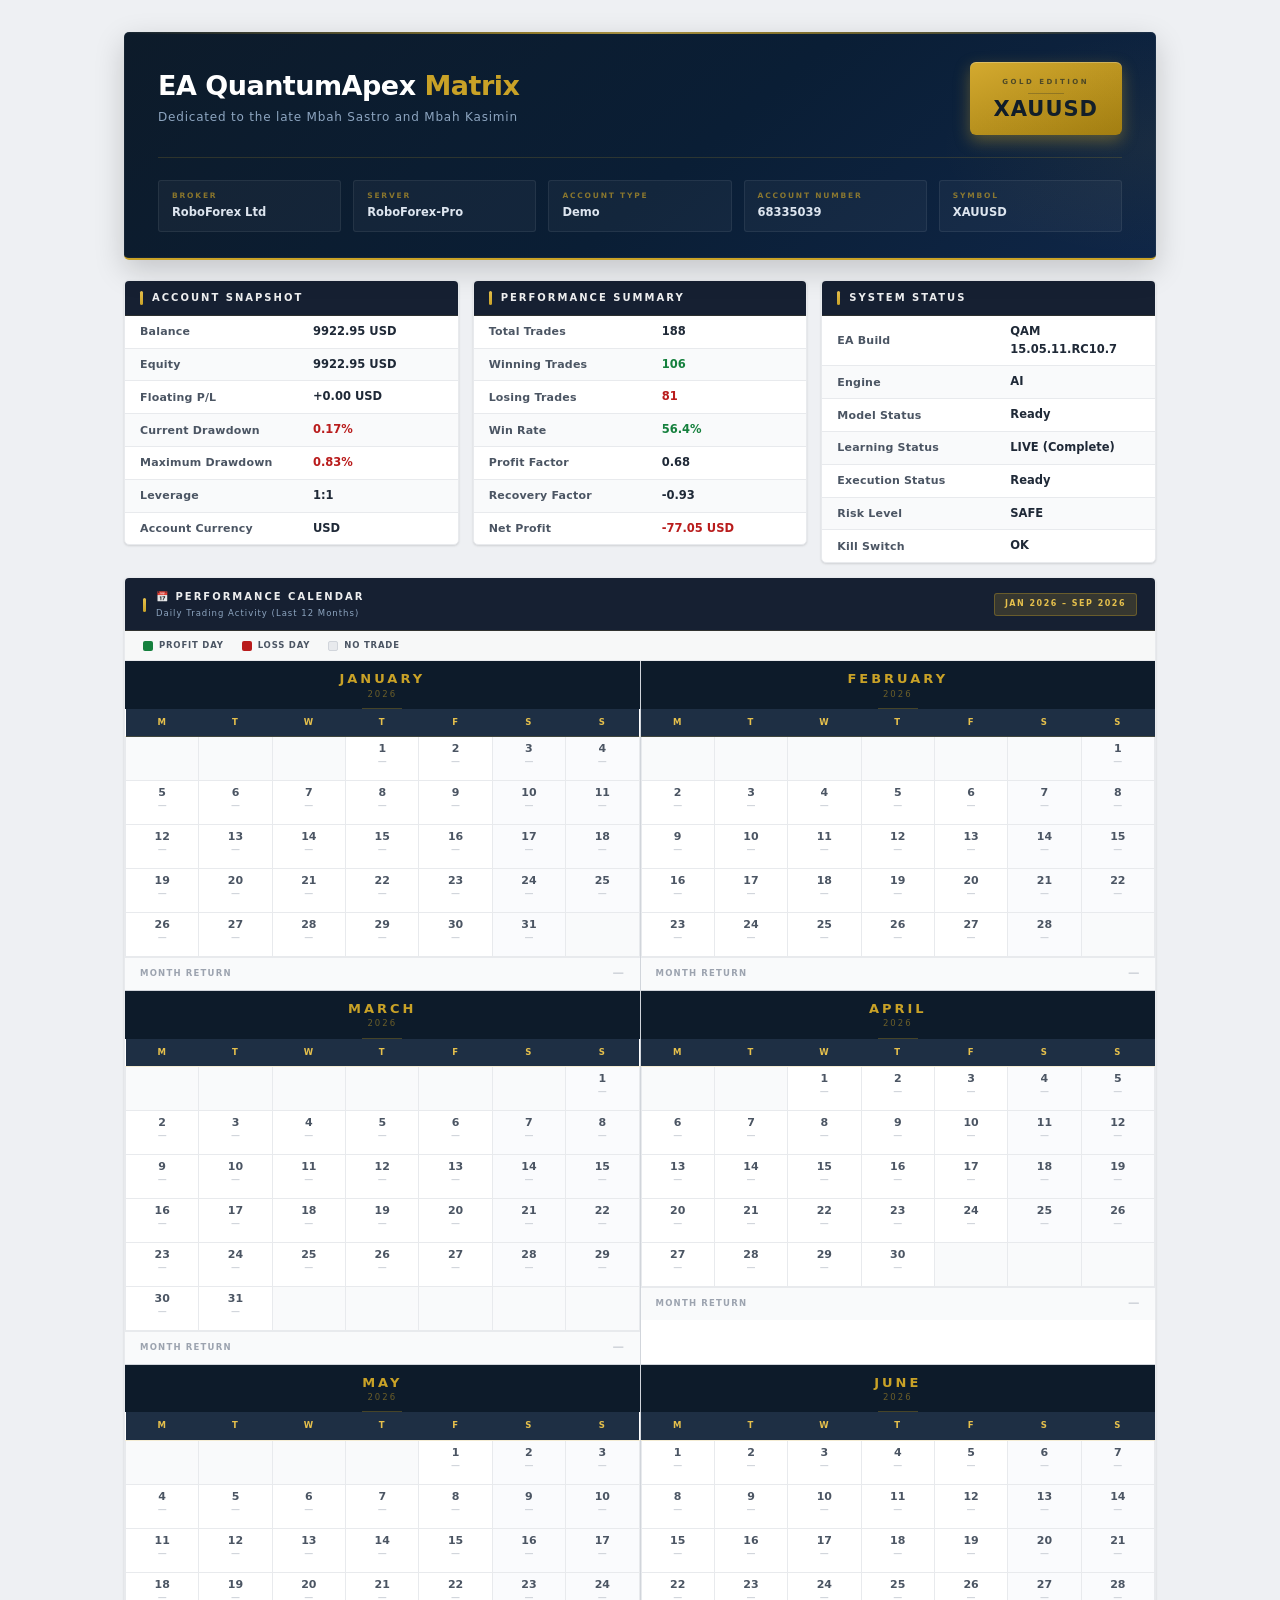
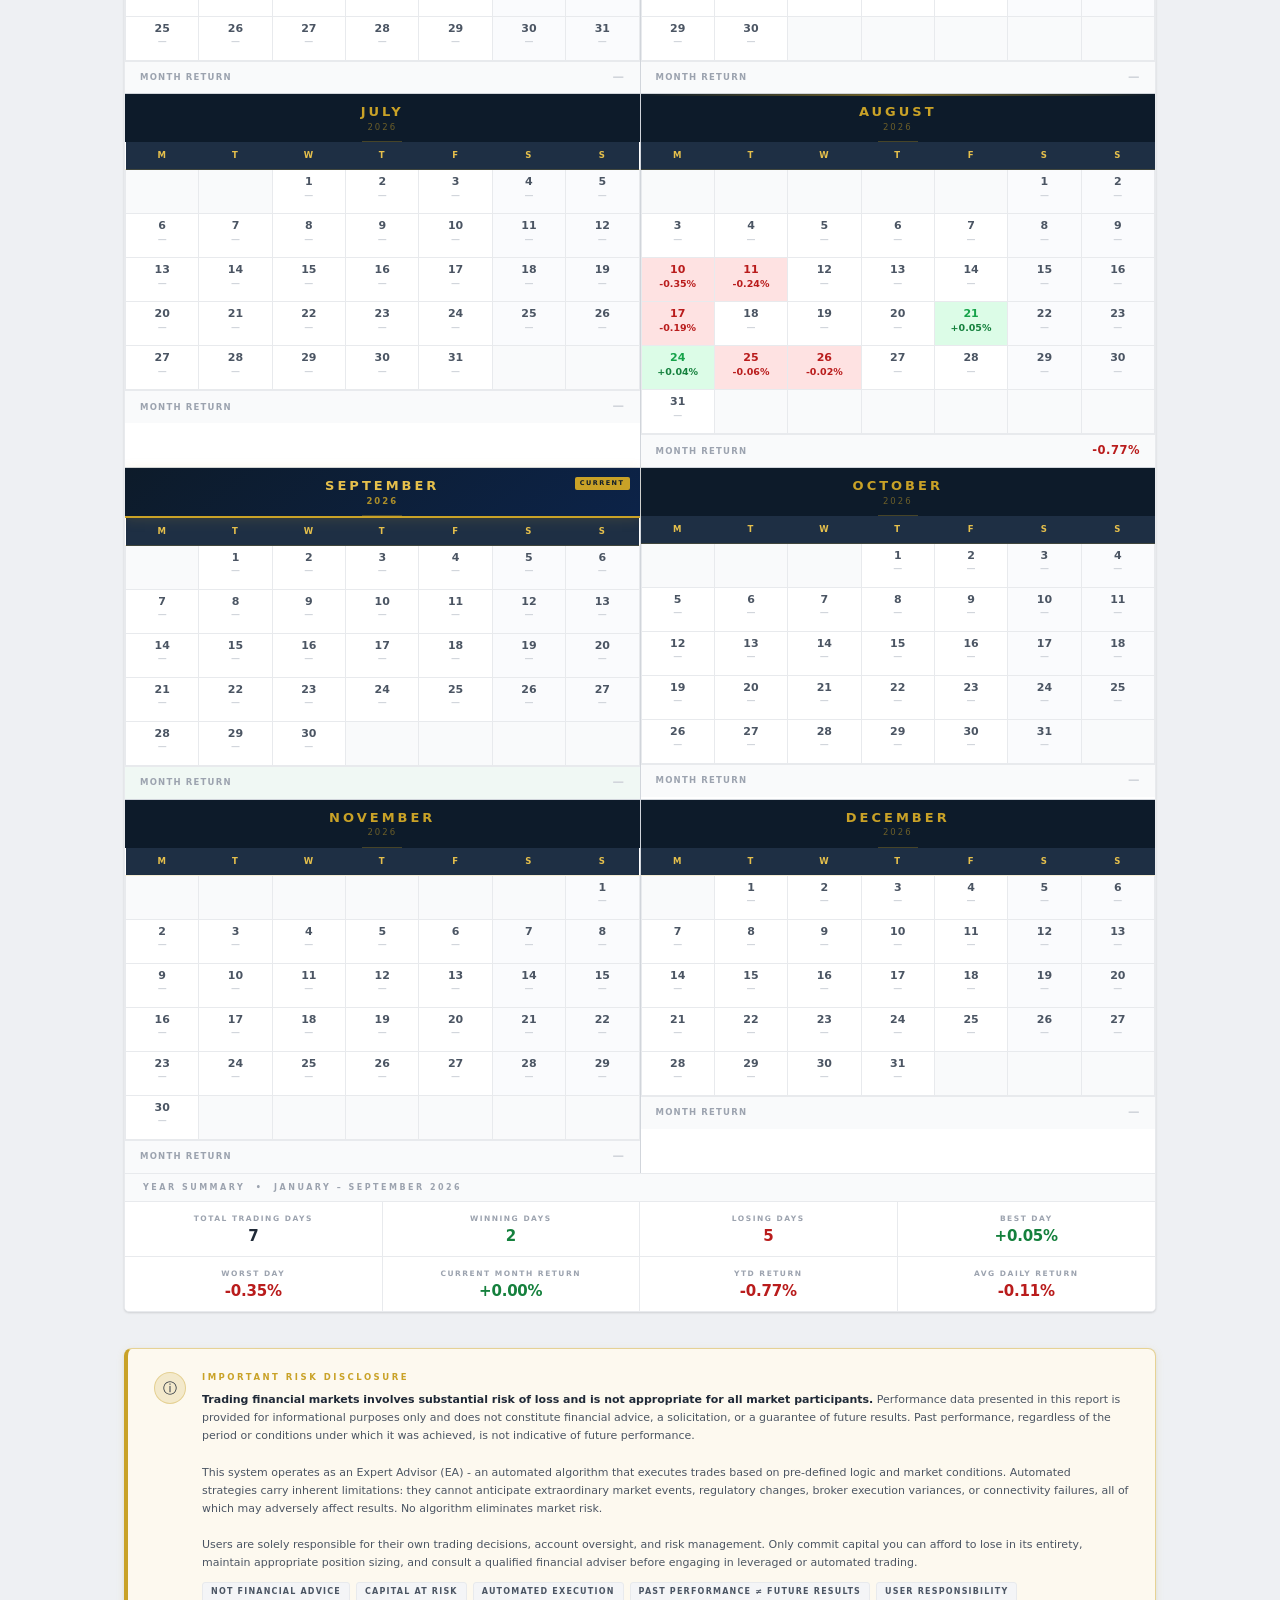
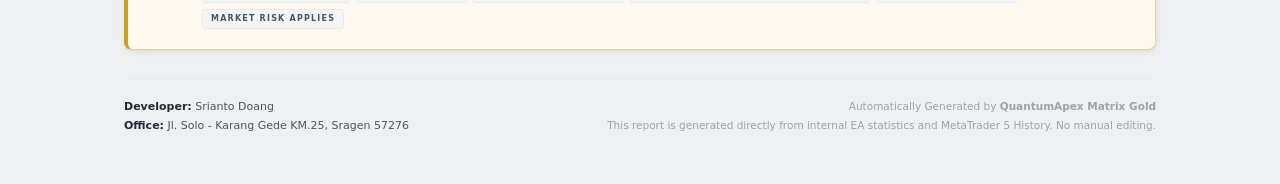
<file: reports/Performance_Report.html>
<!DOCTYPE html>
<html lang="en">
<head>
<meta charset="UTF-8">
<meta name="viewport" content="width=device-width, initial-scale=1.0">
<title>QuantumApexMatrix Gold</title>
<style>
  *, *::before, *::after { box-sizing: border-box; margin: 0; padding: 0; }

  :root {
    --navy:         #0d1b2a;
    --navy-mid:     #162032;
    --navy-light:   #1e2f44;
    --navy-hover:   #243550;
    --gold:         #c9a227;
    --gold-light:   #e6c04c;
    --gold-dim:     rgba(201,162,39,0.18);
    --gold-border:  rgba(201,162,39,0.35);
    --white:        #ffffff;
    --gray-50:      #f9fafb;
    --gray-100:     #f4f5f7;
    --gray-200:     #e8eaed;
    --gray-300:     #d1d5db;
    --gray-400:     #9ca3af;
    --gray-600:     #4b5563;
    --gray-800:     #1f2937;
    --green:        #15803d;
    --green-light:  #16a34a;
    --green-bg:     #dcfce7;
    --green-bg-2:   #bbf7d0;
    --red:          #b91c1c;
    --red-bg:       #fee2e2;
    --red-bg-2:     #fecaca;
    --blue:         #1d4ed8;
    --blue-pink:    #9d174d;
    --radius:       5px;
    --radius-sm:    3px;
    --shadow-sm:    0 1px 3px rgba(0,0,0,0.08), 0 1px 2px rgba(0,0,0,0.06);
    --shadow-md:    0 4px 12px rgba(0,0,0,0.10), 0 2px 4px rgba(0,0,0,0.06);
    --shadow-lg:    0 10px 30px rgba(0,0,0,0.18);
    --transition:   0.18s ease;
  }

  body {
    font-family: 'Segoe UI', system-ui, -apple-system, Arial, sans-serif;
    background: #eef0f3;
    color: var(--gray-800);
    font-size: 12.5px;
    line-height: 1.55;
    -webkit-print-color-adjust: exact;
    print-color-adjust: exact;
  }

  .page-wrap {
    max-width: 1120px;
    margin: 0 auto;
    padding: 32px 44px 48px;
  }

  /* ------------------------------------------
     HEADER
  ------------------------------------------ */
  .rpt-header {
    background: linear-gradient(140deg, #0d1b2a 0%, #0a1e35 55%, #0f2647 100%);
    border-radius: var(--radius);
    padding: 30px 34px 26px;
    margin-bottom: 20px;
    box-shadow: var(--shadow-lg), 0 0 0 1px rgba(255,255,255,0.04) inset;
    border-bottom: 2px solid var(--gold);
    position: relative;
    overflow: hidden;
  }
  .rpt-header::before {
    content: '';
    position: absolute;
    top: 0; left: 0; right: 0;
    height: 2px;
    background: linear-gradient(90deg, transparent 0%, var(--gold) 40%, var(--gold-light) 50%, var(--gold) 60%, transparent 100%);
    opacity: 0.7;
  }
  .rpt-header::after {
    content: '';
    position: absolute;
    top: 0; right: 0; bottom: 0;
    width: 220px;
    background: radial-gradient(ellipse at right center, rgba(201,162,39,0.06) 0%, transparent 70%);
    pointer-events: none;
  }
  .rpt-header-top {
    display: flex;
    align-items: center;
    justify-content: space-between;
    gap: 24px;
    border-bottom: 1px solid rgba(201,162,39,0.18);
    padding-bottom: 22px;
    margin-bottom: 22px;
  }
  .rpt-brand-block { display: flex; flex-direction: column; gap: 4px; }
  .rpt-brand-eyebrow {
    font-size: 8.5px;
    font-weight: 700;
    letter-spacing: 4px;
    text-transform: uppercase;
    color: var(--gold);
    opacity: 0.75;
  }
  .rpt-brand {
    font-size: 27px;
    font-weight: 800;
    color: var(--white);
    letter-spacing: -0.5px;
    line-height: 1.12;
  }
  .rpt-brand span { color: var(--gold); }
  .rpt-subtitle {
    font-size: 12px;
    font-weight: 400;
    letter-spacing: 0.8px;
    color: #8da5c0;
    margin-top: 3px;
  }
  .rpt-tagline {
    font-size: 8px;
    font-weight: 600;
    letter-spacing: 3px;
    text-transform: uppercase;
    color: var(--gold);
    opacity: 0.45;
    margin-top: 9px;
  }
  .rpt-badge {
    display: flex;
    flex-direction: column;
    align-items: center;
    justify-content: center;
    background: linear-gradient(160deg, #d4aa2f 0%, #a07c10 100%);
    color: var(--navy);
    border-radius: 6px;
    padding: 15px 24px;
    box-shadow: 0 6px 16px rgba(201,162,39,0.40), inset 0 1px 0 rgba(255,255,255,0.25);
    min-width: 114px;
    gap: 5px;
    flex-shrink: 0;
    transition: box-shadow var(--transition);
  }
  .rpt-badge:hover {
    box-shadow: 0 8px 22px rgba(201,162,39,0.52), inset 0 1px 0 rgba(255,255,255,0.25);
  }
  .rpt-badge-edition {
    font-size: 7px;
    font-weight: 900;
    letter-spacing: 2.5px;
    text-transform: uppercase;
    color: rgba(13,27,42,0.65);
  }
  .rpt-badge-symbol {
    font-size: 21px;
    font-weight: 900;
    letter-spacing: 1px;
    color: var(--navy);
    line-height: 1;
  }
  .rpt-badge-divider {
    width: 36px;
    height: 1px;
    background: rgba(13,27,42,0.25);
  }
  .rpt-header-meta {
    display: grid;
    grid-template-columns: repeat(5, 1fr);
    gap: 8px 12px;
  }
  .rpt-meta-block {
    display: flex;
    flex-direction: column;
    gap: 3px;
    padding: 9px 13px;
    background: rgba(255,255,255,0.04);
    border-radius: var(--radius-sm);
    border: 1px solid rgba(255,255,255,0.07);
    transition: background var(--transition), border-color var(--transition);
  }
  .rpt-meta-block:hover {
    background: rgba(255,255,255,0.07);
    border-color: rgba(201,162,39,0.22);
  }
  .rpt-meta-block.wide { grid-column: span 2; }
  .rpt-meta-label {
    font-size: 7.5px;
    font-weight: 700;
    letter-spacing: 1.8px;
    text-transform: uppercase;
    color: var(--gold);
    opacity: 0.65;
  }
  .rpt-meta-value {
    font-size: 11.5px;
    font-weight: 600;
    color: #dde5ef;
    white-space: nowrap;
    overflow: hidden;
    text-overflow: ellipsis;
  }

  /* ------------------------------------------
     DASHBOARD GRID
  ------------------------------------------ */
  .dashboard-grid {
    display: grid;
    grid-template-columns: 1fr 1fr 1fr;
    gap: 14px;
    margin-bottom: 14px;
    align-items: start;
  }
  .card {
    background: var(--white);
    border: 1px solid var(--gray-200);
    border-radius: var(--radius);
    box-shadow: var(--shadow-sm);
    overflow: hidden;
    transition: box-shadow var(--transition), transform var(--transition);
  }
  .card:hover {
    box-shadow: var(--shadow-md);
    transform: translateY(-1px);
  }
  .card-header {
    background: var(--navy-mid);
    padding: 9px 15px;
    display: flex;
    align-items: center;
    gap: 9px;
    border-bottom: 1px solid rgba(201,162,39,0.12);
  }
  .card-header-bar {
    width: 3px;
    height: 14px;
    background: linear-gradient(180deg, var(--gold-light), var(--gold));
    border-radius: 2px;
    flex-shrink: 0;
  }
  .card-title {
    font-size: 10px;
    font-weight: 700;
    letter-spacing: 2px;
    text-transform: uppercase;
    color: var(--white);
    opacity: 0.92;
  }
  .data-table { width: 100%; border-collapse: collapse; }
  .data-table tr { border-bottom: 1px solid var(--gray-200); }
  .data-table tr:last-child { border-bottom: none; }
  .data-table tr:nth-child(even) td { background: var(--gray-50); }
  .data-table tr:hover td { background: #eef4ff; }
  .data-table td {
    padding: 7px 15px;
    font-size: 11.5px;
    vertical-align: middle;
    transition: background var(--transition);
  }
  .data-table td.lbl {
    color: var(--gray-600);
    font-weight: 600;
    width: 52%;
    white-space: nowrap;
    font-size: 11px;
    letter-spacing: 0.2px;
  }
  .data-table td.val {
    color: var(--gray-800);
    font-weight: 600;
    font-size: 11.5px;
  }
  .val-green { color: var(--green) !important; font-weight: 700 !important; }
  .val-red   { color: var(--red)   !important; font-weight: 700 !important; }
  .val-blue  { color: var(--blue)  !important; font-weight: 700 !important; }
  .card-full { margin-bottom: 14px; }

  /* ------------------------------------------
     PERFORMANCE CALENDAR
  ------------------------------------------ */
  .yr-cal-wrap {
    margin-bottom: 0;
    overflow: hidden;
  }

  .yr-cal-header {
    background: var(--navy-mid);
    padding: 11px 18px 10px;
    display: flex;
    align-items: center;
    justify-content: space-between;
    gap: 8px;
    border-bottom: 1px solid rgba(201,162,39,0.15);
  }
  .yr-cal-header-left { display: flex; align-items: center; gap: 10px; }
  .yr-cal-title {
    font-size: 10px;
    font-weight: 700;
    letter-spacing: 2px;
    text-transform: uppercase;
    color: var(--white);
    opacity: 0.92;
  }
  .yr-cal-subtitle {
    font-size: 8.5px;
    font-weight: 500;
    letter-spacing: 1px;
    color: #8da5c0;
    margin-top: 2px;
  }
  .yr-cal-badge {
    background: var(--gold-dim);
    border: 1px solid var(--gold-border);
    border-radius: var(--radius-sm);
    padding: 4px 10px;
    font-size: 8px;
    font-weight: 700;
    letter-spacing: 1.5px;
    text-transform: uppercase;
    color: var(--gold-light);
    white-space: nowrap;
  }

  .yr-cal-legend {
    display: flex;
    align-items: center;
    gap: 18px;
    padding: 8px 18px;
    background: rgba(22,32,50,0.03);
    border-bottom: 1px solid var(--gray-200);
    flex-wrap: wrap;
  }
  .legend-item { display: flex; align-items: center; gap: 6px; }
  .legend-dot {
    width: 10px; height: 10px;
    border-radius: 2px;
    flex-shrink: 0;
  }
  .legend-dot.profit { background: var(--green); }
  .legend-dot.loss   { background: var(--red); }
  .legend-dot.none   { background: var(--gray-200); border: 1px solid var(--gray-300); }
  .legend-lbl {
    font-size: 8.5px;
    font-weight: 700;
    letter-spacing: 0.8px;
    color: var(--gray-600);
    text-transform: uppercase;
  }

  /* 2-col � N grid */
  .yr-months-grid {
    display: grid;
    grid-template-columns: repeat(2, 1fr);
    gap: 1px;
    background: var(--gray-300);
    padding: 0;
  }

  /* Single mini-month */
  .mini-month {
    background: var(--white);
    padding: 0;
    position: relative;
    transition: box-shadow var(--transition);
  }
  .mini-month:hover {
    z-index: 2;
    box-shadow: 0 0 0 2px rgba(201,162,39,0.25);
  }

  /* month with trades: subtle gold top accent */
  .mini-month.has-trades::before {
    content: '';
    position: absolute;
    top: 0; left: 0; right: 0;
    height: 2px;
    background: linear-gradient(90deg, transparent, var(--gold), transparent);
    opacity: 0.55;
    z-index: 3;
    pointer-events: none;
  }

  .mini-month-header {
    background: var(--navy);
    padding: 10px 15px 8px;
    text-align: center;
    position: relative;
    overflow: hidden;
  }
  .mini-month-header::after {
    content: '';
    position: absolute;
    bottom: 0; left: 50%; right: 0;
    transform: translateX(-50%);
    width: 40px;
    height: 1px;
    background: rgba(201,162,39,0.3);
  }
  .mini-month-name {
    font-size: 13px;
    font-weight: 800;
    letter-spacing: 3px;
    text-transform: uppercase;
    color: var(--gold);
    line-height: 1.2;
  }
  .mini-month-year {
    font-size: 8.5px;
    font-weight: 500;
    color: rgba(201,162,39,0.50);
    letter-spacing: 2px;
    margin-top: 1px;
  }

  /* CURRENT MONTH */
  .mini-month.is-current .mini-month-header {
    background: linear-gradient(140deg, #0d1b2a 0%, #0c2348 100%);
    border-bottom: 2px solid var(--gold);
    box-shadow: 0 2px 12px rgba(201,162,39,0.15);
  }
  .mini-month.is-current .mini-month-name {
    font-size: 13px;
    color: var(--gold-light);
  }
  .mini-month.is-current .mini-month-year {
    color: rgba(201,162,39,0.85);
    font-weight: 600;
  }
  .mini-month.is-current::after {
    content: 'CURRENT';
    position: absolute;
    top: 9px;
    right: 10px;
    font-size: 6.5px;
    font-weight: 900;
    letter-spacing: 1.5px;
    color: var(--navy);
    background: var(--gold);
    padding: 2px 5px;
    border-radius: 2px;
    line-height: 1.4;
    z-index: 4;
  }
  .mini-month.is-current .mini-month-footer {
    background: #f0f8f4;
  }

  /* Mini calendar table */
  .mini-cal {
    width: 100%;
    border-collapse: collapse;
    table-layout: fixed;
  }
  .mini-cal th {
    padding: 7px 4px;
    text-align: center;
    font-size: 8.5px;
    font-weight: 700;
    letter-spacing: 1px;
    text-transform: uppercase;
    color: var(--gold-light);
    background: var(--navy-light);
    border-bottom: 1px solid rgba(201,162,39,0.20);
  }
  .mini-cal td {
    padding: 5px 3px;
    text-align: center;
    vertical-align: top;
    border: 1px solid var(--gray-200);
    cursor: default;
    position: relative;
    transition: background var(--transition), transform 0.12s ease;
    min-height: 44px;
    height: 44px;
  }
  .mini-cal td:not(.cal-empty):not(.cal-weekend):hover {
    background: rgba(201,162,39,0.06) !important;
    z-index: 1;
  }
  .mini-cal td.cal-empty {
    background: var(--gray-50);
    cursor: default;
  }
  .mini-cal td.cal-weekend { background: #fafbfd; }

  .mini-cal td.day-profit { background: var(--green-bg); }
  .mini-cal td.day-loss   { background: var(--red-bg); }
  .mini-cal td.day-profit:hover { background: var(--green-bg-2) !important; }
  .mini-cal td.day-loss:hover   { background: var(--red-bg-2) !important; }
  .mini-cal td.cal-weekend.day-profit { background: #d1fae5; }
  .mini-cal td.cal-weekend.day-loss   { background: #fee2e2; }

  .mini-day-num {
    font-size: 11px;
    font-weight: 700;
    color: var(--gray-600);
    display: block;
    line-height: 1.3;
  }
  .mini-day-num.profit { color: var(--green-light); }
  .mini-day-num.loss   { color: var(--red); }

  .mini-day-ret {
    font-size: 9.5px;
    font-weight: 700;
    display: block;
    line-height: 1.2;
  }
  .mini-day-ret.profit { color: var(--green); }
  .mini-day-ret.loss   { color: var(--red); }
  .mini-day-ret.none   { color: var(--gray-300); font-size: 9px; }

  /* Tooltip */
  .mini-cal td[data-tooltip] { cursor: pointer; }
  .mini-cal td[data-tooltip]:hover::after {
    content: attr(data-tooltip);
    position: absolute;
    bottom: calc(100% + 6px);
    left: 50%;
    transform: translateX(-50%);
    background: #0d1b2a;
    color: var(--white);
    font-size: 9px;
    font-weight: 600;
    line-height: 1.6;
    padding: 7px 10px;
    border-radius: var(--radius-sm);
    white-space: pre;
    z-index: 100;
    pointer-events: none;
    border: 1px solid rgba(201,162,39,0.55);
    box-shadow: 0 6px 20px rgba(0,0,0,0.4);
    min-width: 100px;
    text-align: left;
    letter-spacing: 0.2px;
  }
  .mini-cal td[data-tooltip]:hover::before {
    content: '';
    position: absolute;
    bottom: calc(100% + 2px);
    left: 50%;
    transform: translateX(-50%);
    border: 5px solid transparent;
    border-top-color: rgba(201,162,39,0.55);
    z-index: 101;
    pointer-events: none;
  }

  /* Month footer */
  .mini-month-footer {
    background: var(--gray-50);
    border-top: 1px solid var(--gray-200);
    padding: 7px 15px;
    display: flex;
    align-items: center;
    justify-content: space-between;
    gap: 4px;
  }
  .mini-mth-lbl {
    font-size: 8.5px;
    font-weight: 700;
    color: var(--gray-400);
    letter-spacing: 1.2px;
    text-transform: uppercase;
  }
  .mini-mth-val {
    font-size: 11.5px;
    font-weight: 800;
    letter-spacing: 0.5px;
  }
  .mini-mth-val.profit { color: var(--green); }
  .mini-mth-val.loss   { color: var(--red); }
  .mini-mth-val.none   { color: var(--gray-300); }

  /* ------------------------------------------
     YEAR SUMMARY BAR
  ------------------------------------------ */
  .yr-summary-section {
    border-top: 1px solid var(--gray-200);
    background: var(--white);
    padding: 0;
  }
  .yr-summary-header {
    padding: 8px 18px 7px;
    font-size: 8px;
    font-weight: 700;
    letter-spacing: 2.5px;
    text-transform: uppercase;
    color: var(--gray-400);
    border-bottom: 1px solid var(--gray-200);
    background: var(--gray-50);
  }
  .yr-summary-grid {
    display: grid;
    grid-template-columns: repeat(4, 1fr);
    gap: 0;
  }
  .yr-sum-item {
    display: flex;
    flex-direction: column;
    align-items: center;
    text-align: center;
    gap: 3px;
    padding: 11px 18px;
    border-right: 1px solid var(--gray-200);
    border-bottom: 1px solid var(--gray-200);
    transition: background var(--transition);
  }
  .yr-sum-item:hover { background: var(--gray-50); }
  .yr-sum-item:nth-child(4n) { border-right: none; }
  .yr-sum-item:nth-last-child(-n+4) { border-bottom: none; }
  .yr-sum-lbl {
    font-size: 7.5px;
    font-weight: 700;
    letter-spacing: 1.5px;
    text-transform: uppercase;
    color: var(--gray-400);
    white-space: nowrap;
  }
  .yr-sum-val {
    font-size: 15px;
    font-weight: 800;
    color: var(--gray-800);
    line-height: 1.15;
    letter-spacing: -0.2px;
  }
  .yr-sum-val.profit { color: var(--green); }
  .yr-sum-val.loss   { color: var(--red); }
  .yr-sum-val.blue   { color: var(--blue); }

  /* ------------------------------------------
     FOOTER
  ------------------------------------------ */
  .rpt-footer {
    border-top: 1px solid var(--gray-200);
    padding: 18px 0 0 0;
    margin-top: 28px;
    display: flex;
    justify-content: space-between;
    align-items: flex-start;
    gap: 16px;
  }
  .rpt-footer-left { font-size: 11px; color: var(--gray-600); line-height: 1.75; }
  .rpt-footer-left b { color: var(--gray-800); font-weight: 700; }
  .rpt-footer-right { font-size: 10.5px; color: var(--gray-400); text-align: right; line-height: 1.75; }

  /* ------------------------------------------
     RESPONSIVE � TABLET (= 900px)
  ------------------------------------------ */
  @media (max-width: 900px) {
    .page-wrap { padding: 20px 24px 32px; }
    .rpt-header-meta { grid-template-columns: repeat(3, 1fr); }
    .rpt-meta-block.wide { grid-column: span 1; }
    .dashboard-grid { grid-template-columns: 1fr 1fr; }
    .dashboard-grid .card:last-child { grid-column: span 2; }
    .yr-months-grid { grid-template-columns: repeat(2, 1fr); }
    .yr-summary-grid { grid-template-columns: repeat(4, 1fr); }
  }

  /* ------------------------------------------
     RESPONSIVE � MOBILE (= 640px)
  ------------------------------------------ */
  @media (max-width: 640px) {
    .page-wrap { padding: 12px 14px 24px; }

    /* Header */
    .rpt-header { padding: 20px 18px 18px; }
    .rpt-header-top { flex-direction: column; align-items: flex-start; gap: 14px; }
    .rpt-brand { font-size: 20px; }
    .rpt-badge { align-self: flex-start; padding: 11px 18px; min-width: 100px; }
    .rpt-header-meta { grid-template-columns: 1fr 1fr; gap: 6px 8px; }
    .rpt-meta-block.wide { grid-column: span 1; }
    .rpt-meta-value { font-size: 10.5px; }

    /* Dashboard */
    .dashboard-grid { grid-template-columns: 1fr; gap: 10px; margin-bottom: 10px; }
    .dashboard-grid .card:last-child { grid-column: span 1; }

    /* Calendar */
    .yr-months-grid { grid-template-columns: 1fr; }
    .mini-month-name { font-size: 11px; letter-spacing: 2px; }
    .mini-cal td { min-height: 38px; height: 38px; padding: 4px 2px; }
    .mini-day-num { font-size: 10px; }
    .mini-day-ret { font-size: 8.5px; }
    .mini-month.is-current::after { display: none; }

    /* Calendar header badge wrap */
    .yr-cal-header { flex-wrap: wrap; gap: 6px; }
    .yr-cal-badge { font-size: 7.5px; padding: 3px 8px; }

    /* Year Summary */
    .yr-summary-grid { grid-template-columns: repeat(2, 1fr); }
    .yr-sum-item:nth-child(4n)      { border-right: 1px solid var(--gray-200); }
    .yr-sum-item:nth-child(2n)      { border-right: none; }
    .yr-sum-item:nth-last-child(-n+4) { border-bottom: 1px solid var(--gray-200); }
    .yr-sum-item:nth-last-child(-n+2) { border-bottom: none; }
    .yr-sum-lbl { white-space: normal; font-size: 7px; }
    .yr-sum-val { font-size: 13px; }

    /* Footer */
    .rpt-footer { flex-direction: column; gap: 8px; }
    .rpt-footer-right { text-align: left; }
  }

  /* ------------------------------------------
     RESPONSIVE � VERY SMALL (= 380px)
  ------------------------------------------ */
  @media (max-width: 380px) {
    .page-wrap { padding: 10px 10px 20px; }
    .rpt-brand { font-size: 17px; }
    .rpt-header-meta { grid-template-columns: 1fr; }
    .mini-cal th { font-size: 7.5px; padding: 5px 2px; }
    .mini-cal td { min-height: 32px; height: 32px; }
    .mini-day-num { font-size: 9px; }
    .mini-day-ret { font-size: 7.5px; }
  }

  /* ------------------------------------------

  /* ==============================================
     RISK DISCLAIMER CARD
  ============================================== */
  .risk-disclaimer {
    background: #fdf9ef;
    border: 1px solid rgba(201,162,39,0.45);
    border-left: 4px solid var(--gold);
    border-radius: 8px;
    box-shadow: 0 2px 8px rgba(201,162,39,0.12), 0 1px 3px rgba(0,0,0,0.06);
    margin-top: 36px;
    margin-bottom: 0;
    padding: 22px 26px 20px;
    display: flex;
    gap: 16px;
    align-items: flex-start;
  }
  .risk-disclaimer-icon {
    flex-shrink: 0;
    width: 32px;
    height: 32px;
    background: var(--gold-dim);
    border: 1px solid var(--gold-border);
    border-radius: 50%;
    display: flex;
    align-items: center;
    justify-content: center;
    font-size: 14px;
    line-height: 1;
    margin-top: 1px;
  }
  .risk-disclaimer-body { flex: 1; min-width: 0; }
  .risk-disclaimer-title {
    font-size: 8.5px;
    font-weight: 800;
    letter-spacing: 2.5px;
    text-transform: uppercase;
    color: var(--gold);
    margin-bottom: 7px;
  }
  .risk-disclaimer-text {
    font-size: 11px;
    color: var(--gray-600);
    line-height: 1.65;
  }
  .risk-disclaimer-text strong { color: var(--gray-800); font-weight: 700; }
  .risk-disclaimer-pills {
    display: flex;
    flex-wrap: wrap;
    gap: 6px;
    margin-top: 10px;
  }
  .risk-pill {
    font-size: 8px;
    font-weight: 700;
    letter-spacing: 1.2px;
    text-transform: uppercase;
    color: var(--gray-600);
    background: var(--gray-100);
    border: 1px solid var(--gray-200);
    border-radius: 3px;
    padding: 3px 8px;
    white-space: nowrap;
  }
  @media (max-width: 640px) {
    .risk-disclaimer { padding: 14px 16px 12px; gap: 12px; }
    .risk-disclaimer-icon { width: 28px; height: 28px; font-size: 12px; }
    .risk-disclaimer-text { font-size: 10.5px; }
  }
  @media print {
    .risk-disclaimer { border-left-width: 2px; box-shadow: none; break-inside: avoid; }
  }

     PRINT / PDF
  ------------------------------------------ */
  @media print {
    body { background: #fff; }
    .page-wrap { padding: 8px 12px; max-width: 100%; }
    .card { box-shadow: none !important; border: 1px solid #ccc; break-inside: avoid; transform: none !important; }
    .card:hover { box-shadow: none !important; transform: none !important; }
    .mini-month { break-inside: avoid; }
    .mini-month:hover { box-shadow: none !important; }
    .dashboard-grid { gap: 8px; grid-template-columns: 1fr 1fr 1fr; }
    .dashboard-grid .card:last-child { grid-column: auto; }
    .rpt-header { border-radius: 0; box-shadow: none; }
    .rpt-header::before { display: none; }
    .rpt-header::after  { display: none; }
    .rpt-badge { box-shadow: none; }
    .yr-months-grid { grid-template-columns: repeat(2, 1fr); }
    .yr-cal-wrap { break-inside: avoid; }
    .yr-summary-section { break-inside: avoid; }
    .mini-cal td { min-height: 36px; height: 36px; }
    .mini-month.is-current::after { display: none; }
    .rpt-footer { break-inside: avoid; }
  }

</style>
</head>

<body>
<div class="page-wrap">

<!-- ------------------------------------------
     HEADER
     MQL5 data sources:
       ReportYear, CurrentMonth, ReportDate,
       AccountBroker, AccountServer, AccountType,
       AccountNumber, Symbol
------------------------------------------ -->
<div class="rpt-header">
  <div class="rpt-header-top">
    <div class="rpt-brand-block">
      <div class="rpt-brand">EA QuantumApex <span>Matrix</span></div>
      <div class="rpt-subtitle">Dedicated to the late Mbah Sastro and Mbah Kasimin</div>
    </div>
    <div class="rpt-badge">
      <span class="rpt-badge-edition">Gold Edition</span>
      <div class="rpt-badge-divider"></div>
      <!-- MQL5: Symbol -->
      <span class="rpt-badge-symbol">XAUUSD</span>
    </div>
  </div>
  <div class="rpt-header-meta">
    <div class="rpt-meta-block">
      <span class="rpt-meta-label">Broker</span>
      <!-- MQL5: AccountBroker -->
      <span class="rpt-meta-value">RoboForex Ltd</span>
    </div>
    <div class="rpt-meta-block">
      <span class="rpt-meta-label">Server</span>
      <!-- MQL5: AccountServer -->
      <span class="rpt-meta-value">RoboForex-Pro</span>
    </div>
    <div class="rpt-meta-block">
      <span class="rpt-meta-label">Account Type</span>
      <!-- MQL5: AccountType -->
      <span class="rpt-meta-value">Demo</span>
    </div>
    <div class="rpt-meta-block">
      <span class="rpt-meta-label">Account Number</span>
      <!-- MQL5: AccountNumber -->
      <span class="rpt-meta-value">68335039</span>
    </div>
    <div class="rpt-meta-block">
      <span class="rpt-meta-label">Symbol</span>
      <!-- MQL5: Symbol -->
      <span class="rpt-meta-value">XAUUSD</span>
    </div>
  </div>
</div>
<!-- ------------------------------------------
     SECTION 1: DASHBOARD (3-column)
     MQL5 data: Balance, Equity, FloatingPL,
       CurrentDrawdown, MaxDrawdown, Leverage,
       Currency, TotalTrades, WinTrades, LossTrades,
       WinRate, ProfitFactor, RecoveryFactor, NetProfit,
       EAVersion, Engine, ModelStatus, LearningStatus,
       ExecutionStatus, RiskLevel, KillSwitch
------------------------------------------ -->
<div class="dashboard-grid">

  <!-- CARD 1: ACCOUNT SNAPSHOT -->
  <div class="card">
    <div class="card-header"><div class="card-header-bar"></div><span class="card-title">Account Snapshot</span></div>
    <table class="data-table">
      <tr><td class="lbl">Balance</td><td class="val">9922.95 USD</td></tr>
      <tr><td class="lbl">Equity</td><td class="val">9922.95 USD</td></tr>
      <tr><td class="lbl">Floating P/L</td><td class="val">+0.00 USD</td></tr>
      <tr><td class="lbl">Current Drawdown</td><td class="val val-red">0.17%</td></tr>
      <tr><td class="lbl">Maximum Drawdown</td><td class="val val-red">0.83%</td></tr>
      <tr><td class="lbl">Leverage</td><td class="val">1:1</td></tr>
      <tr><td class="lbl">Account Currency</td><td class="val">USD</td></tr>
    </table>
  </div>

  <!-- CARD 2: PERFORMANCE SUMMARY -->
  <div class="card">
    <div class="card-header"><div class="card-header-bar"></div><span class="card-title">Performance Summary</span></div>
    <table class="data-table">
      <tr><td class="lbl">Total Trades</td><td class="val">188</td></tr>
      <tr><td class="lbl">Winning Trades</td><td class="val val-green">106</td></tr>
      <tr><td class="lbl">Losing Trades</td><td class="val val-red">81</td></tr>
      <tr><td class="lbl">Win Rate</td><td class="val val-green">56.4%</td></tr>
      <tr><td class="lbl">Profit Factor</td><td class="val">0.68</td></tr>
      <tr><td class="lbl">Recovery Factor</td><td class="val">-0.93</td></tr>
      <tr><td class="lbl">Net Profit</td><td class="val val-red">-77.05 USD</td></tr>
    </table>
  </div>

  <!-- CARD 3: SYSTEM STATUS -->
  <div class="card">
    <div class="card-header"><div class="card-header-bar"></div><span class="card-title">System Status</span></div>
    <table class="data-table">
      <tr><td class="lbl">EA Build</td><td class="val">QAM 15.05.11.RC10.7</td></tr>
      <tr><td class="lbl">Engine</td><td class="val">AI</td></tr>
      <tr><td class="lbl">Model Status</td><td class="val">Ready</td></tr>
      <tr><td class="lbl">Learning Status</td><td class="val">LIVE (Complete)</td></tr>
      <tr><td class="lbl">Execution Status</td><td class="val">Ready</td></tr>
      <tr><td class="lbl">Risk Level</td><td class="val">SAFE</td></tr>
      <tr><td class="lbl">Kill Switch</td><td class="val">OK</td></tr>
    </table>
  </div>

</div><!-- /dashboard-grid -->

<div class="card yr-cal-wrap">
  <div class="yr-cal-header">
    <div class="yr-cal-header-left">
      <div class="card-header-bar"></div>
      <div>
        <div class="yr-cal-title">&#128197; Performance Calendar</div>
        <div class="yr-cal-subtitle">Daily Trading Activity (Last 12 Months)</div>
      </div>
    </div>
    <div class="yr-cal-badge">Jan 2026 &ndash; Sep 2026</div>
  </div>
  <div class="yr-cal-legend">
    <div class="legend-item"><div class="legend-dot profit"></div><span class="legend-lbl">Profit Day</span></div>
    <div class="legend-item"><div class="legend-dot loss"></div><span class="legend-lbl">Loss Day</span></div>
    <div class="legend-item"><div class="legend-dot none"></div><span class="legend-lbl">No Trade</span></div>
  </div>
  <div class="yr-months-grid">
    <div class="mini-month">
      <div class="mini-month-header">
        <div class="mini-month-name">January</div>
        <div class="mini-month-year">2026</div>
      </div>
      <table class="mini-cal"><thead><tr>
        <th>M</th>        <th>T</th>        <th>W</th>        <th>T</th>        <th>F</th>        <th>S</th>        <th>S</th>
      </tr></thead><tbody>
      <tr>
        <td class="cal-empty"></td>
        <td class="cal-empty"></td>
        <td class="cal-empty"></td>
        <td><span class="mini-day-num">1</span><span class="mini-day-ret none">&mdash;</span></td>
        <td><span class="mini-day-num">2</span><span class="mini-day-ret none">&mdash;</span></td>
        <td class="cal-weekend"><span class="mini-day-num">3</span><span class="mini-day-ret none">&mdash;</span></td>
        <td class="cal-weekend"><span class="mini-day-num">4</span><span class="mini-day-ret none">&mdash;</span></td>
      </tr><tr>
        <td><span class="mini-day-num">5</span><span class="mini-day-ret none">&mdash;</span></td>
        <td><span class="mini-day-num">6</span><span class="mini-day-ret none">&mdash;</span></td>
        <td><span class="mini-day-num">7</span><span class="mini-day-ret none">&mdash;</span></td>
        <td><span class="mini-day-num">8</span><span class="mini-day-ret none">&mdash;</span></td>
        <td><span class="mini-day-num">9</span><span class="mini-day-ret none">&mdash;</span></td>
        <td class="cal-weekend"><span class="mini-day-num">10</span><span class="mini-day-ret none">&mdash;</span></td>
        <td class="cal-weekend"><span class="mini-day-num">11</span><span class="mini-day-ret none">&mdash;</span></td>
      </tr><tr>
        <td><span class="mini-day-num">12</span><span class="mini-day-ret none">&mdash;</span></td>
        <td><span class="mini-day-num">13</span><span class="mini-day-ret none">&mdash;</span></td>
        <td><span class="mini-day-num">14</span><span class="mini-day-ret none">&mdash;</span></td>
        <td><span class="mini-day-num">15</span><span class="mini-day-ret none">&mdash;</span></td>
        <td><span class="mini-day-num">16</span><span class="mini-day-ret none">&mdash;</span></td>
        <td class="cal-weekend"><span class="mini-day-num">17</span><span class="mini-day-ret none">&mdash;</span></td>
        <td class="cal-weekend"><span class="mini-day-num">18</span><span class="mini-day-ret none">&mdash;</span></td>
      </tr><tr>
        <td><span class="mini-day-num">19</span><span class="mini-day-ret none">&mdash;</span></td>
        <td><span class="mini-day-num">20</span><span class="mini-day-ret none">&mdash;</span></td>
        <td><span class="mini-day-num">21</span><span class="mini-day-ret none">&mdash;</span></td>
        <td><span class="mini-day-num">22</span><span class="mini-day-ret none">&mdash;</span></td>
        <td><span class="mini-day-num">23</span><span class="mini-day-ret none">&mdash;</span></td>
        <td class="cal-weekend"><span class="mini-day-num">24</span><span class="mini-day-ret none">&mdash;</span></td>
        <td class="cal-weekend"><span class="mini-day-num">25</span><span class="mini-day-ret none">&mdash;</span></td>
      </tr><tr>
        <td><span class="mini-day-num">26</span><span class="mini-day-ret none">&mdash;</span></td>
        <td><span class="mini-day-num">27</span><span class="mini-day-ret none">&mdash;</span></td>
        <td><span class="mini-day-num">28</span><span class="mini-day-ret none">&mdash;</span></td>
        <td><span class="mini-day-num">29</span><span class="mini-day-ret none">&mdash;</span></td>
        <td><span class="mini-day-num">30</span><span class="mini-day-ret none">&mdash;</span></td>
        <td class="cal-weekend"><span class="mini-day-num">31</span><span class="mini-day-ret none">&mdash;</span></td>
        <td class="cal-empty"></td>
      </tr>
      </tbody></table>
      <div class="mini-month-footer">
        <span class="mini-mth-lbl">Month Return</span>
        <span class="mini-mth-val none">&mdash;</span>
      </div>
    </div>
    <div class="mini-month">
      <div class="mini-month-header">
        <div class="mini-month-name">February</div>
        <div class="mini-month-year">2026</div>
      </div>
      <table class="mini-cal"><thead><tr>
        <th>M</th>        <th>T</th>        <th>W</th>        <th>T</th>        <th>F</th>        <th>S</th>        <th>S</th>
      </tr></thead><tbody>
      <tr>
        <td class="cal-empty"></td>
        <td class="cal-empty"></td>
        <td class="cal-empty"></td>
        <td class="cal-empty"></td>
        <td class="cal-empty"></td>
        <td class="cal-empty"></td>
        <td class="cal-weekend"><span class="mini-day-num">1</span><span class="mini-day-ret none">&mdash;</span></td>
      </tr><tr>
        <td><span class="mini-day-num">2</span><span class="mini-day-ret none">&mdash;</span></td>
        <td><span class="mini-day-num">3</span><span class="mini-day-ret none">&mdash;</span></td>
        <td><span class="mini-day-num">4</span><span class="mini-day-ret none">&mdash;</span></td>
        <td><span class="mini-day-num">5</span><span class="mini-day-ret none">&mdash;</span></td>
        <td><span class="mini-day-num">6</span><span class="mini-day-ret none">&mdash;</span></td>
        <td class="cal-weekend"><span class="mini-day-num">7</span><span class="mini-day-ret none">&mdash;</span></td>
        <td class="cal-weekend"><span class="mini-day-num">8</span><span class="mini-day-ret none">&mdash;</span></td>
      </tr><tr>
        <td><span class="mini-day-num">9</span><span class="mini-day-ret none">&mdash;</span></td>
        <td><span class="mini-day-num">10</span><span class="mini-day-ret none">&mdash;</span></td>
        <td><span class="mini-day-num">11</span><span class="mini-day-ret none">&mdash;</span></td>
        <td><span class="mini-day-num">12</span><span class="mini-day-ret none">&mdash;</span></td>
        <td><span class="mini-day-num">13</span><span class="mini-day-ret none">&mdash;</span></td>
        <td class="cal-weekend"><span class="mini-day-num">14</span><span class="mini-day-ret none">&mdash;</span></td>
        <td class="cal-weekend"><span class="mini-day-num">15</span><span class="mini-day-ret none">&mdash;</span></td>
      </tr><tr>
        <td><span class="mini-day-num">16</span><span class="mini-day-ret none">&mdash;</span></td>
        <td><span class="mini-day-num">17</span><span class="mini-day-ret none">&mdash;</span></td>
        <td><span class="mini-day-num">18</span><span class="mini-day-ret none">&mdash;</span></td>
        <td><span class="mini-day-num">19</span><span class="mini-day-ret none">&mdash;</span></td>
        <td><span class="mini-day-num">20</span><span class="mini-day-ret none">&mdash;</span></td>
        <td class="cal-weekend"><span class="mini-day-num">21</span><span class="mini-day-ret none">&mdash;</span></td>
        <td class="cal-weekend"><span class="mini-day-num">22</span><span class="mini-day-ret none">&mdash;</span></td>
      </tr><tr>
        <td><span class="mini-day-num">23</span><span class="mini-day-ret none">&mdash;</span></td>
        <td><span class="mini-day-num">24</span><span class="mini-day-ret none">&mdash;</span></td>
        <td><span class="mini-day-num">25</span><span class="mini-day-ret none">&mdash;</span></td>
        <td><span class="mini-day-num">26</span><span class="mini-day-ret none">&mdash;</span></td>
        <td><span class="mini-day-num">27</span><span class="mini-day-ret none">&mdash;</span></td>
        <td class="cal-weekend"><span class="mini-day-num">28</span><span class="mini-day-ret none">&mdash;</span></td>
        <td class="cal-empty"></td>
      </tr>
      </tbody></table>
      <div class="mini-month-footer">
        <span class="mini-mth-lbl">Month Return</span>
        <span class="mini-mth-val none">&mdash;</span>
      </div>
    </div>
    <div class="mini-month">
      <div class="mini-month-header">
        <div class="mini-month-name">March</div>
        <div class="mini-month-year">2026</div>
      </div>
      <table class="mini-cal"><thead><tr>
        <th>M</th>        <th>T</th>        <th>W</th>        <th>T</th>        <th>F</th>        <th>S</th>        <th>S</th>
      </tr></thead><tbody>
      <tr>
        <td class="cal-empty"></td>
        <td class="cal-empty"></td>
        <td class="cal-empty"></td>
        <td class="cal-empty"></td>
        <td class="cal-empty"></td>
        <td class="cal-empty"></td>
        <td class="cal-weekend"><span class="mini-day-num">1</span><span class="mini-day-ret none">&mdash;</span></td>
      </tr><tr>
        <td><span class="mini-day-num">2</span><span class="mini-day-ret none">&mdash;</span></td>
        <td><span class="mini-day-num">3</span><span class="mini-day-ret none">&mdash;</span></td>
        <td><span class="mini-day-num">4</span><span class="mini-day-ret none">&mdash;</span></td>
        <td><span class="mini-day-num">5</span><span class="mini-day-ret none">&mdash;</span></td>
        <td><span class="mini-day-num">6</span><span class="mini-day-ret none">&mdash;</span></td>
        <td class="cal-weekend"><span class="mini-day-num">7</span><span class="mini-day-ret none">&mdash;</span></td>
        <td class="cal-weekend"><span class="mini-day-num">8</span><span class="mini-day-ret none">&mdash;</span></td>
      </tr><tr>
        <td><span class="mini-day-num">9</span><span class="mini-day-ret none">&mdash;</span></td>
        <td><span class="mini-day-num">10</span><span class="mini-day-ret none">&mdash;</span></td>
        <td><span class="mini-day-num">11</span><span class="mini-day-ret none">&mdash;</span></td>
        <td><span class="mini-day-num">12</span><span class="mini-day-ret none">&mdash;</span></td>
        <td><span class="mini-day-num">13</span><span class="mini-day-ret none">&mdash;</span></td>
        <td class="cal-weekend"><span class="mini-day-num">14</span><span class="mini-day-ret none">&mdash;</span></td>
        <td class="cal-weekend"><span class="mini-day-num">15</span><span class="mini-day-ret none">&mdash;</span></td>
      </tr><tr>
        <td><span class="mini-day-num">16</span><span class="mini-day-ret none">&mdash;</span></td>
        <td><span class="mini-day-num">17</span><span class="mini-day-ret none">&mdash;</span></td>
        <td><span class="mini-day-num">18</span><span class="mini-day-ret none">&mdash;</span></td>
        <td><span class="mini-day-num">19</span><span class="mini-day-ret none">&mdash;</span></td>
        <td><span class="mini-day-num">20</span><span class="mini-day-ret none">&mdash;</span></td>
        <td class="cal-weekend"><span class="mini-day-num">21</span><span class="mini-day-ret none">&mdash;</span></td>
        <td class="cal-weekend"><span class="mini-day-num">22</span><span class="mini-day-ret none">&mdash;</span></td>
      </tr><tr>
        <td><span class="mini-day-num">23</span><span class="mini-day-ret none">&mdash;</span></td>
        <td><span class="mini-day-num">24</span><span class="mini-day-ret none">&mdash;</span></td>
        <td><span class="mini-day-num">25</span><span class="mini-day-ret none">&mdash;</span></td>
        <td><span class="mini-day-num">26</span><span class="mini-day-ret none">&mdash;</span></td>
        <td><span class="mini-day-num">27</span><span class="mini-day-ret none">&mdash;</span></td>
        <td class="cal-weekend"><span class="mini-day-num">28</span><span class="mini-day-ret none">&mdash;</span></td>
        <td class="cal-weekend"><span class="mini-day-num">29</span><span class="mini-day-ret none">&mdash;</span></td>
      </tr><tr>
        <td><span class="mini-day-num">30</span><span class="mini-day-ret none">&mdash;</span></td>
        <td><span class="mini-day-num">31</span><span class="mini-day-ret none">&mdash;</span></td>
        <td class="cal-empty"></td>
        <td class="cal-empty"></td>
        <td class="cal-empty"></td>
        <td class="cal-empty"></td>
        <td class="cal-empty"></td>
      </tr>
      </tbody></table>
      <div class="mini-month-footer">
        <span class="mini-mth-lbl">Month Return</span>
        <span class="mini-mth-val none">&mdash;</span>
      </div>
    </div>
    <div class="mini-month">
      <div class="mini-month-header">
        <div class="mini-month-name">April</div>
        <div class="mini-month-year">2026</div>
      </div>
      <table class="mini-cal"><thead><tr>
        <th>M</th>        <th>T</th>        <th>W</th>        <th>T</th>        <th>F</th>        <th>S</th>        <th>S</th>
      </tr></thead><tbody>
      <tr>
        <td class="cal-empty"></td>
        <td class="cal-empty"></td>
        <td><span class="mini-day-num">1</span><span class="mini-day-ret none">&mdash;</span></td>
        <td><span class="mini-day-num">2</span><span class="mini-day-ret none">&mdash;</span></td>
        <td><span class="mini-day-num">3</span><span class="mini-day-ret none">&mdash;</span></td>
        <td class="cal-weekend"><span class="mini-day-num">4</span><span class="mini-day-ret none">&mdash;</span></td>
        <td class="cal-weekend"><span class="mini-day-num">5</span><span class="mini-day-ret none">&mdash;</span></td>
      </tr><tr>
        <td><span class="mini-day-num">6</span><span class="mini-day-ret none">&mdash;</span></td>
        <td><span class="mini-day-num">7</span><span class="mini-day-ret none">&mdash;</span></td>
        <td><span class="mini-day-num">8</span><span class="mini-day-ret none">&mdash;</span></td>
        <td><span class="mini-day-num">9</span><span class="mini-day-ret none">&mdash;</span></td>
        <td><span class="mini-day-num">10</span><span class="mini-day-ret none">&mdash;</span></td>
        <td class="cal-weekend"><span class="mini-day-num">11</span><span class="mini-day-ret none">&mdash;</span></td>
        <td class="cal-weekend"><span class="mini-day-num">12</span><span class="mini-day-ret none">&mdash;</span></td>
      </tr><tr>
        <td><span class="mini-day-num">13</span><span class="mini-day-ret none">&mdash;</span></td>
        <td><span class="mini-day-num">14</span><span class="mini-day-ret none">&mdash;</span></td>
        <td><span class="mini-day-num">15</span><span class="mini-day-ret none">&mdash;</span></td>
        <td><span class="mini-day-num">16</span><span class="mini-day-ret none">&mdash;</span></td>
        <td><span class="mini-day-num">17</span><span class="mini-day-ret none">&mdash;</span></td>
        <td class="cal-weekend"><span class="mini-day-num">18</span><span class="mini-day-ret none">&mdash;</span></td>
        <td class="cal-weekend"><span class="mini-day-num">19</span><span class="mini-day-ret none">&mdash;</span></td>
      </tr><tr>
        <td><span class="mini-day-num">20</span><span class="mini-day-ret none">&mdash;</span></td>
        <td><span class="mini-day-num">21</span><span class="mini-day-ret none">&mdash;</span></td>
        <td><span class="mini-day-num">22</span><span class="mini-day-ret none">&mdash;</span></td>
        <td><span class="mini-day-num">23</span><span class="mini-day-ret none">&mdash;</span></td>
        <td><span class="mini-day-num">24</span><span class="mini-day-ret none">&mdash;</span></td>
        <td class="cal-weekend"><span class="mini-day-num">25</span><span class="mini-day-ret none">&mdash;</span></td>
        <td class="cal-weekend"><span class="mini-day-num">26</span><span class="mini-day-ret none">&mdash;</span></td>
      </tr><tr>
        <td><span class="mini-day-num">27</span><span class="mini-day-ret none">&mdash;</span></td>
        <td><span class="mini-day-num">28</span><span class="mini-day-ret none">&mdash;</span></td>
        <td><span class="mini-day-num">29</span><span class="mini-day-ret none">&mdash;</span></td>
        <td><span class="mini-day-num">30</span><span class="mini-day-ret none">&mdash;</span></td>
        <td class="cal-empty"></td>
        <td class="cal-empty"></td>
        <td class="cal-empty"></td>
      </tr>
      </tbody></table>
      <div class="mini-month-footer">
        <span class="mini-mth-lbl">Month Return</span>
        <span class="mini-mth-val none">&mdash;</span>
      </div>
    </div>
    <div class="mini-month">
      <div class="mini-month-header">
        <div class="mini-month-name">May</div>
        <div class="mini-month-year">2026</div>
      </div>
      <table class="mini-cal"><thead><tr>
        <th>M</th>        <th>T</th>        <th>W</th>        <th>T</th>        <th>F</th>        <th>S</th>        <th>S</th>
      </tr></thead><tbody>
      <tr>
        <td class="cal-empty"></td>
        <td class="cal-empty"></td>
        <td class="cal-empty"></td>
        <td class="cal-empty"></td>
        <td><span class="mini-day-num">1</span><span class="mini-day-ret none">&mdash;</span></td>
        <td class="cal-weekend"><span class="mini-day-num">2</span><span class="mini-day-ret none">&mdash;</span></td>
        <td class="cal-weekend"><span class="mini-day-num">3</span><span class="mini-day-ret none">&mdash;</span></td>
      </tr><tr>
        <td><span class="mini-day-num">4</span><span class="mini-day-ret none">&mdash;</span></td>
        <td><span class="mini-day-num">5</span><span class="mini-day-ret none">&mdash;</span></td>
        <td><span class="mini-day-num">6</span><span class="mini-day-ret none">&mdash;</span></td>
        <td><span class="mini-day-num">7</span><span class="mini-day-ret none">&mdash;</span></td>
        <td><span class="mini-day-num">8</span><span class="mini-day-ret none">&mdash;</span></td>
        <td class="cal-weekend"><span class="mini-day-num">9</span><span class="mini-day-ret none">&mdash;</span></td>
        <td class="cal-weekend"><span class="mini-day-num">10</span><span class="mini-day-ret none">&mdash;</span></td>
      </tr><tr>
        <td><span class="mini-day-num">11</span><span class="mini-day-ret none">&mdash;</span></td>
        <td><span class="mini-day-num">12</span><span class="mini-day-ret none">&mdash;</span></td>
        <td><span class="mini-day-num">13</span><span class="mini-day-ret none">&mdash;</span></td>
        <td><span class="mini-day-num">14</span><span class="mini-day-ret none">&mdash;</span></td>
        <td><span class="mini-day-num">15</span><span class="mini-day-ret none">&mdash;</span></td>
        <td class="cal-weekend"><span class="mini-day-num">16</span><span class="mini-day-ret none">&mdash;</span></td>
        <td class="cal-weekend"><span class="mini-day-num">17</span><span class="mini-day-ret none">&mdash;</span></td>
      </tr><tr>
        <td><span class="mini-day-num">18</span><span class="mini-day-ret none">&mdash;</span></td>
        <td><span class="mini-day-num">19</span><span class="mini-day-ret none">&mdash;</span></td>
        <td><span class="mini-day-num">20</span><span class="mini-day-ret none">&mdash;</span></td>
        <td><span class="mini-day-num">21</span><span class="mini-day-ret none">&mdash;</span></td>
        <td><span class="mini-day-num">22</span><span class="mini-day-ret none">&mdash;</span></td>
        <td class="cal-weekend"><span class="mini-day-num">23</span><span class="mini-day-ret none">&mdash;</span></td>
        <td class="cal-weekend"><span class="mini-day-num">24</span><span class="mini-day-ret none">&mdash;</span></td>
      </tr><tr>
        <td><span class="mini-day-num">25</span><span class="mini-day-ret none">&mdash;</span></td>
        <td><span class="mini-day-num">26</span><span class="mini-day-ret none">&mdash;</span></td>
        <td><span class="mini-day-num">27</span><span class="mini-day-ret none">&mdash;</span></td>
        <td><span class="mini-day-num">28</span><span class="mini-day-ret none">&mdash;</span></td>
        <td><span class="mini-day-num">29</span><span class="mini-day-ret none">&mdash;</span></td>
        <td class="cal-weekend"><span class="mini-day-num">30</span><span class="mini-day-ret none">&mdash;</span></td>
        <td class="cal-weekend"><span class="mini-day-num">31</span><span class="mini-day-ret none">&mdash;</span></td>
      </tr>
      </tbody></table>
      <div class="mini-month-footer">
        <span class="mini-mth-lbl">Month Return</span>
        <span class="mini-mth-val none">&mdash;</span>
      </div>
    </div>
    <div class="mini-month">
      <div class="mini-month-header">
        <div class="mini-month-name">June</div>
        <div class="mini-month-year">2026</div>
      </div>
      <table class="mini-cal"><thead><tr>
        <th>M</th>        <th>T</th>        <th>W</th>        <th>T</th>        <th>F</th>        <th>S</th>        <th>S</th>
      </tr></thead><tbody>
      <tr>
        <td><span class="mini-day-num">1</span><span class="mini-day-ret none">&mdash;</span></td>
        <td><span class="mini-day-num">2</span><span class="mini-day-ret none">&mdash;</span></td>
        <td><span class="mini-day-num">3</span><span class="mini-day-ret none">&mdash;</span></td>
        <td><span class="mini-day-num">4</span><span class="mini-day-ret none">&mdash;</span></td>
        <td><span class="mini-day-num">5</span><span class="mini-day-ret none">&mdash;</span></td>
        <td class="cal-weekend"><span class="mini-day-num">6</span><span class="mini-day-ret none">&mdash;</span></td>
        <td class="cal-weekend"><span class="mini-day-num">7</span><span class="mini-day-ret none">&mdash;</span></td>
      </tr><tr>
        <td><span class="mini-day-num">8</span><span class="mini-day-ret none">&mdash;</span></td>
        <td><span class="mini-day-num">9</span><span class="mini-day-ret none">&mdash;</span></td>
        <td><span class="mini-day-num">10</span><span class="mini-day-ret none">&mdash;</span></td>
        <td><span class="mini-day-num">11</span><span class="mini-day-ret none">&mdash;</span></td>
        <td><span class="mini-day-num">12</span><span class="mini-day-ret none">&mdash;</span></td>
        <td class="cal-weekend"><span class="mini-day-num">13</span><span class="mini-day-ret none">&mdash;</span></td>
        <td class="cal-weekend"><span class="mini-day-num">14</span><span class="mini-day-ret none">&mdash;</span></td>
      </tr><tr>
        <td><span class="mini-day-num">15</span><span class="mini-day-ret none">&mdash;</span></td>
        <td><span class="mini-day-num">16</span><span class="mini-day-ret none">&mdash;</span></td>
        <td><span class="mini-day-num">17</span><span class="mini-day-ret none">&mdash;</span></td>
        <td><span class="mini-day-num">18</span><span class="mini-day-ret none">&mdash;</span></td>
        <td><span class="mini-day-num">19</span><span class="mini-day-ret none">&mdash;</span></td>
        <td class="cal-weekend"><span class="mini-day-num">20</span><span class="mini-day-ret none">&mdash;</span></td>
        <td class="cal-weekend"><span class="mini-day-num">21</span><span class="mini-day-ret none">&mdash;</span></td>
      </tr><tr>
        <td><span class="mini-day-num">22</span><span class="mini-day-ret none">&mdash;</span></td>
        <td><span class="mini-day-num">23</span><span class="mini-day-ret none">&mdash;</span></td>
        <td><span class="mini-day-num">24</span><span class="mini-day-ret none">&mdash;</span></td>
        <td><span class="mini-day-num">25</span><span class="mini-day-ret none">&mdash;</span></td>
        <td><span class="mini-day-num">26</span><span class="mini-day-ret none">&mdash;</span></td>
        <td class="cal-weekend"><span class="mini-day-num">27</span><span class="mini-day-ret none">&mdash;</span></td>
        <td class="cal-weekend"><span class="mini-day-num">28</span><span class="mini-day-ret none">&mdash;</span></td>
      </tr><tr>
        <td><span class="mini-day-num">29</span><span class="mini-day-ret none">&mdash;</span></td>
        <td><span class="mini-day-num">30</span><span class="mini-day-ret none">&mdash;</span></td>
        <td class="cal-empty"></td>
        <td class="cal-empty"></td>
        <td class="cal-empty"></td>
        <td class="cal-empty"></td>
        <td class="cal-empty"></td>
      </tr>
      </tbody></table>
      <div class="mini-month-footer">
        <span class="mini-mth-lbl">Month Return</span>
        <span class="mini-mth-val none">&mdash;</span>
      </div>
    </div>
    <div class="mini-month">
      <div class="mini-month-header">
        <div class="mini-month-name">July</div>
        <div class="mini-month-year">2026</div>
      </div>
      <table class="mini-cal"><thead><tr>
        <th>M</th>        <th>T</th>        <th>W</th>        <th>T</th>        <th>F</th>        <th>S</th>        <th>S</th>
      </tr></thead><tbody>
      <tr>
        <td class="cal-empty"></td>
        <td class="cal-empty"></td>
        <td><span class="mini-day-num">1</span><span class="mini-day-ret none">&mdash;</span></td>
        <td><span class="mini-day-num">2</span><span class="mini-day-ret none">&mdash;</span></td>
        <td><span class="mini-day-num">3</span><span class="mini-day-ret none">&mdash;</span></td>
        <td class="cal-weekend"><span class="mini-day-num">4</span><span class="mini-day-ret none">&mdash;</span></td>
        <td class="cal-weekend"><span class="mini-day-num">5</span><span class="mini-day-ret none">&mdash;</span></td>
      </tr><tr>
        <td><span class="mini-day-num">6</span><span class="mini-day-ret none">&mdash;</span></td>
        <td><span class="mini-day-num">7</span><span class="mini-day-ret none">&mdash;</span></td>
        <td><span class="mini-day-num">8</span><span class="mini-day-ret none">&mdash;</span></td>
        <td><span class="mini-day-num">9</span><span class="mini-day-ret none">&mdash;</span></td>
        <td><span class="mini-day-num">10</span><span class="mini-day-ret none">&mdash;</span></td>
        <td class="cal-weekend"><span class="mini-day-num">11</span><span class="mini-day-ret none">&mdash;</span></td>
        <td class="cal-weekend"><span class="mini-day-num">12</span><span class="mini-day-ret none">&mdash;</span></td>
      </tr><tr>
        <td><span class="mini-day-num">13</span><span class="mini-day-ret none">&mdash;</span></td>
        <td><span class="mini-day-num">14</span><span class="mini-day-ret none">&mdash;</span></td>
        <td><span class="mini-day-num">15</span><span class="mini-day-ret none">&mdash;</span></td>
        <td><span class="mini-day-num">16</span><span class="mini-day-ret none">&mdash;</span></td>
        <td><span class="mini-day-num">17</span><span class="mini-day-ret none">&mdash;</span></td>
        <td class="cal-weekend"><span class="mini-day-num">18</span><span class="mini-day-ret none">&mdash;</span></td>
        <td class="cal-weekend"><span class="mini-day-num">19</span><span class="mini-day-ret none">&mdash;</span></td>
      </tr><tr>
        <td><span class="mini-day-num">20</span><span class="mini-day-ret none">&mdash;</span></td>
        <td><span class="mini-day-num">21</span><span class="mini-day-ret none">&mdash;</span></td>
        <td><span class="mini-day-num">22</span><span class="mini-day-ret none">&mdash;</span></td>
        <td><span class="mini-day-num">23</span><span class="mini-day-ret none">&mdash;</span></td>
        <td><span class="mini-day-num">24</span><span class="mini-day-ret none">&mdash;</span></td>
        <td class="cal-weekend"><span class="mini-day-num">25</span><span class="mini-day-ret none">&mdash;</span></td>
        <td class="cal-weekend"><span class="mini-day-num">26</span><span class="mini-day-ret none">&mdash;</span></td>
      </tr><tr>
        <td><span class="mini-day-num">27</span><span class="mini-day-ret none">&mdash;</span></td>
        <td><span class="mini-day-num">28</span><span class="mini-day-ret none">&mdash;</span></td>
        <td><span class="mini-day-num">29</span><span class="mini-day-ret none">&mdash;</span></td>
        <td><span class="mini-day-num">30</span><span class="mini-day-ret none">&mdash;</span></td>
        <td><span class="mini-day-num">31</span><span class="mini-day-ret none">&mdash;</span></td>
        <td class="cal-empty"></td>
        <td class="cal-empty"></td>
      </tr>
      </tbody></table>
      <div class="mini-month-footer">
        <span class="mini-mth-lbl">Month Return</span>
        <span class="mini-mth-val none">&mdash;</span>
      </div>
    </div>
    <div class="mini-month has-trades">
      <div class="mini-month-header">
        <div class="mini-month-name">August</div>
        <div class="mini-month-year">2026</div>
      </div>
      <table class="mini-cal"><thead><tr>
        <th>M</th>        <th>T</th>        <th>W</th>        <th>T</th>        <th>F</th>        <th>S</th>        <th>S</th>
      </tr></thead><tbody>
      <tr>
        <td class="cal-empty"></td>
        <td class="cal-empty"></td>
        <td class="cal-empty"></td>
        <td class="cal-empty"></td>
        <td class="cal-empty"></td>
        <td class="cal-weekend"><span class="mini-day-num">1</span><span class="mini-day-ret none">&mdash;</span></td>
        <td class="cal-weekend"><span class="mini-day-num">2</span><span class="mini-day-ret none">&mdash;</span></td>
      </tr><tr>
        <td><span class="mini-day-num">3</span><span class="mini-day-ret none">&mdash;</span></td>
        <td><span class="mini-day-num">4</span><span class="mini-day-ret none">&mdash;</span></td>
        <td><span class="mini-day-num">5</span><span class="mini-day-ret none">&mdash;</span></td>
        <td><span class="mini-day-num">6</span><span class="mini-day-ret none">&mdash;</span></td>
        <td><span class="mini-day-num">7</span><span class="mini-day-ret none">&mdash;</span></td>
        <td class="cal-weekend"><span class="mini-day-num">8</span><span class="mini-day-ret none">&mdash;</span></td>
        <td class="cal-weekend"><span class="mini-day-num">9</span><span class="mini-day-ret none">&mdash;</span></td>
      </tr><tr>
        <td class="day-loss" data-tooltip="Mon Aug 10\nP/L: -34.66 USD\nReturn: -0.35%\nTrades: 40"><span class="mini-day-num loss">10</span><span class="mini-day-ret loss">-0.35%</span></td>
        <td class="day-loss" data-tooltip="Tue Aug 11\nP/L: -24.36 USD\nReturn: -0.24%\nTrades: 31"><span class="mini-day-num loss">11</span><span class="mini-day-ret loss">-0.24%</span></td>
        <td><span class="mini-day-num">12</span><span class="mini-day-ret none">&mdash;</span></td>
        <td><span class="mini-day-num">13</span><span class="mini-day-ret none">&mdash;</span></td>
        <td><span class="mini-day-num">14</span><span class="mini-day-ret none">&mdash;</span></td>
        <td class="cal-weekend"><span class="mini-day-num">15</span><span class="mini-day-ret none">&mdash;</span></td>
        <td class="cal-weekend"><span class="mini-day-num">16</span><span class="mini-day-ret none">&mdash;</span></td>
      </tr><tr>
        <td class="day-loss" data-tooltip="Mon Aug 17\nP/L: -19.25 USD\nReturn: -0.19%\nTrades: 30"><span class="mini-day-num loss">17</span><span class="mini-day-ret loss">-0.19%</span></td>
        <td><span class="mini-day-num">18</span><span class="mini-day-ret none">&mdash;</span></td>
        <td><span class="mini-day-num">19</span><span class="mini-day-ret none">&mdash;</span></td>
        <td><span class="mini-day-num">20</span><span class="mini-day-ret none">&mdash;</span></td>
        <td class="day-profit" data-tooltip="Fri Aug 21\nP/L: +4.74 USD\nReturn: +0.05%\nTrades: 28"><span class="mini-day-num profit">21</span><span class="mini-day-ret profit">+0.05%</span></td>
        <td class="cal-weekend"><span class="mini-day-num">22</span><span class="mini-day-ret none">&mdash;</span></td>
        <td class="cal-weekend"><span class="mini-day-num">23</span><span class="mini-day-ret none">&mdash;</span></td>
      </tr><tr>
        <td class="day-profit" data-tooltip="Mon Aug 24\nP/L: +3.98 USD\nReturn: +0.04%\nTrades: 24"><span class="mini-day-num profit">24</span><span class="mini-day-ret profit">+0.04%</span></td>
        <td class="day-loss" data-tooltip="Tue Aug 25\nP/L: -5.83 USD\nReturn: -0.06%\nTrades: 9"><span class="mini-day-num loss">25</span><span class="mini-day-ret loss">-0.06%</span></td>
        <td class="day-loss" data-tooltip="Wed Aug 26\nP/L: -1.67 USD\nReturn: -0.02%\nTrades: 26"><span class="mini-day-num loss">26</span><span class="mini-day-ret loss">-0.02%</span></td>
        <td><span class="mini-day-num">27</span><span class="mini-day-ret none">&mdash;</span></td>
        <td><span class="mini-day-num">28</span><span class="mini-day-ret none">&mdash;</span></td>
        <td class="cal-weekend"><span class="mini-day-num">29</span><span class="mini-day-ret none">&mdash;</span></td>
        <td class="cal-weekend"><span class="mini-day-num">30</span><span class="mini-day-ret none">&mdash;</span></td>
      </tr><tr>
        <td><span class="mini-day-num">31</span><span class="mini-day-ret none">&mdash;</span></td>
        <td class="cal-empty"></td>
        <td class="cal-empty"></td>
        <td class="cal-empty"></td>
        <td class="cal-empty"></td>
        <td class="cal-empty"></td>
        <td class="cal-empty"></td>
      </tr>
      </tbody></table>
      <div class="mini-month-footer">
        <span class="mini-mth-lbl">Month Return</span>
        <span class="mini-mth-val loss">-0.77%</span>
      </div>
    </div>
    <div class="mini-month is-current">
      <div class="mini-month-header">
        <div class="mini-month-name">September</div>
        <div class="mini-month-year">2026</div>
      </div>
      <table class="mini-cal"><thead><tr>
        <th>M</th>        <th>T</th>        <th>W</th>        <th>T</th>        <th>F</th>        <th>S</th>        <th>S</th>
      </tr></thead><tbody>
      <tr>
        <td class="cal-empty"></td>
        <td><span class="mini-day-num">1</span><span class="mini-day-ret none">&mdash;</span></td>
        <td><span class="mini-day-num">2</span><span class="mini-day-ret none">&mdash;</span></td>
        <td><span class="mini-day-num">3</span><span class="mini-day-ret none">&mdash;</span></td>
        <td><span class="mini-day-num">4</span><span class="mini-day-ret none">&mdash;</span></td>
        <td class="cal-weekend"><span class="mini-day-num">5</span><span class="mini-day-ret none">&mdash;</span></td>
        <td class="cal-weekend"><span class="mini-day-num">6</span><span class="mini-day-ret none">&mdash;</span></td>
      </tr><tr>
        <td><span class="mini-day-num">7</span><span class="mini-day-ret none">&mdash;</span></td>
        <td><span class="mini-day-num">8</span><span class="mini-day-ret none">&mdash;</span></td>
        <td><span class="mini-day-num">9</span><span class="mini-day-ret none">&mdash;</span></td>
        <td><span class="mini-day-num">10</span><span class="mini-day-ret none">&mdash;</span></td>
        <td><span class="mini-day-num">11</span><span class="mini-day-ret none">&mdash;</span></td>
        <td class="cal-weekend"><span class="mini-day-num">12</span><span class="mini-day-ret none">&mdash;</span></td>
        <td class="cal-weekend"><span class="mini-day-num">13</span><span class="mini-day-ret none">&mdash;</span></td>
      </tr><tr>
        <td><span class="mini-day-num">14</span><span class="mini-day-ret none">&mdash;</span></td>
        <td><span class="mini-day-num">15</span><span class="mini-day-ret none">&mdash;</span></td>
        <td><span class="mini-day-num">16</span><span class="mini-day-ret none">&mdash;</span></td>
        <td><span class="mini-day-num">17</span><span class="mini-day-ret none">&mdash;</span></td>
        <td><span class="mini-day-num">18</span><span class="mini-day-ret none">&mdash;</span></td>
        <td class="cal-weekend"><span class="mini-day-num">19</span><span class="mini-day-ret none">&mdash;</span></td>
        <td class="cal-weekend"><span class="mini-day-num">20</span><span class="mini-day-ret none">&mdash;</span></td>
      </tr><tr>
        <td><span class="mini-day-num">21</span><span class="mini-day-ret none">&mdash;</span></td>
        <td><span class="mini-day-num">22</span><span class="mini-day-ret none">&mdash;</span></td>
        <td><span class="mini-day-num">23</span><span class="mini-day-ret none">&mdash;</span></td>
        <td><span class="mini-day-num">24</span><span class="mini-day-ret none">&mdash;</span></td>
        <td><span class="mini-day-num">25</span><span class="mini-day-ret none">&mdash;</span></td>
        <td class="cal-weekend"><span class="mini-day-num">26</span><span class="mini-day-ret none">&mdash;</span></td>
        <td class="cal-weekend"><span class="mini-day-num">27</span><span class="mini-day-ret none">&mdash;</span></td>
      </tr><tr>
        <td><span class="mini-day-num">28</span><span class="mini-day-ret none">&mdash;</span></td>
        <td><span class="mini-day-num">29</span><span class="mini-day-ret none">&mdash;</span></td>
        <td><span class="mini-day-num">30</span><span class="mini-day-ret none">&mdash;</span></td>
        <td class="cal-empty"></td>
        <td class="cal-empty"></td>
        <td class="cal-empty"></td>
        <td class="cal-empty"></td>
      </tr>
      </tbody></table>
      <div class="mini-month-footer">
        <span class="mini-mth-lbl">Month Return</span>
        <span class="mini-mth-val none">&mdash;</span>
      </div>
    </div>
    <div class="mini-month">
      <div class="mini-month-header">
        <div class="mini-month-name">October</div>
        <div class="mini-month-year">2026</div>
      </div>
      <table class="mini-cal"><thead><tr>
        <th>M</th>        <th>T</th>        <th>W</th>        <th>T</th>        <th>F</th>        <th>S</th>        <th>S</th>
      </tr></thead><tbody>
      <tr>
        <td class="cal-empty"></td>
        <td class="cal-empty"></td>
        <td class="cal-empty"></td>
        <td><span class="mini-day-num">1</span><span class="mini-day-ret none">&mdash;</span></td>
        <td><span class="mini-day-num">2</span><span class="mini-day-ret none">&mdash;</span></td>
        <td class="cal-weekend"><span class="mini-day-num">3</span><span class="mini-day-ret none">&mdash;</span></td>
        <td class="cal-weekend"><span class="mini-day-num">4</span><span class="mini-day-ret none">&mdash;</span></td>
      </tr><tr>
        <td><span class="mini-day-num">5</span><span class="mini-day-ret none">&mdash;</span></td>
        <td><span class="mini-day-num">6</span><span class="mini-day-ret none">&mdash;</span></td>
        <td><span class="mini-day-num">7</span><span class="mini-day-ret none">&mdash;</span></td>
        <td><span class="mini-day-num">8</span><span class="mini-day-ret none">&mdash;</span></td>
        <td><span class="mini-day-num">9</span><span class="mini-day-ret none">&mdash;</span></td>
        <td class="cal-weekend"><span class="mini-day-num">10</span><span class="mini-day-ret none">&mdash;</span></td>
        <td class="cal-weekend"><span class="mini-day-num">11</span><span class="mini-day-ret none">&mdash;</span></td>
      </tr><tr>
        <td><span class="mini-day-num">12</span><span class="mini-day-ret none">&mdash;</span></td>
        <td><span class="mini-day-num">13</span><span class="mini-day-ret none">&mdash;</span></td>
        <td><span class="mini-day-num">14</span><span class="mini-day-ret none">&mdash;</span></td>
        <td><span class="mini-day-num">15</span><span class="mini-day-ret none">&mdash;</span></td>
        <td><span class="mini-day-num">16</span><span class="mini-day-ret none">&mdash;</span></td>
        <td class="cal-weekend"><span class="mini-day-num">17</span><span class="mini-day-ret none">&mdash;</span></td>
        <td class="cal-weekend"><span class="mini-day-num">18</span><span class="mini-day-ret none">&mdash;</span></td>
      </tr><tr>
        <td><span class="mini-day-num">19</span><span class="mini-day-ret none">&mdash;</span></td>
        <td><span class="mini-day-num">20</span><span class="mini-day-ret none">&mdash;</span></td>
        <td><span class="mini-day-num">21</span><span class="mini-day-ret none">&mdash;</span></td>
        <td><span class="mini-day-num">22</span><span class="mini-day-ret none">&mdash;</span></td>
        <td><span class="mini-day-num">23</span><span class="mini-day-ret none">&mdash;</span></td>
        <td class="cal-weekend"><span class="mini-day-num">24</span><span class="mini-day-ret none">&mdash;</span></td>
        <td class="cal-weekend"><span class="mini-day-num">25</span><span class="mini-day-ret none">&mdash;</span></td>
      </tr><tr>
        <td><span class="mini-day-num">26</span><span class="mini-day-ret none">&mdash;</span></td>
        <td><span class="mini-day-num">27</span><span class="mini-day-ret none">&mdash;</span></td>
        <td><span class="mini-day-num">28</span><span class="mini-day-ret none">&mdash;</span></td>
        <td><span class="mini-day-num">29</span><span class="mini-day-ret none">&mdash;</span></td>
        <td><span class="mini-day-num">30</span><span class="mini-day-ret none">&mdash;</span></td>
        <td class="cal-weekend"><span class="mini-day-num">31</span><span class="mini-day-ret none">&mdash;</span></td>
        <td class="cal-empty"></td>
      </tr>
      </tbody></table>
      <div class="mini-month-footer">
        <span class="mini-mth-lbl">Month Return</span>
        <span class="mini-mth-val none">&mdash;</span>
      </div>
    </div>
    <div class="mini-month">
      <div class="mini-month-header">
        <div class="mini-month-name">November</div>
        <div class="mini-month-year">2026</div>
      </div>
      <table class="mini-cal"><thead><tr>
        <th>M</th>        <th>T</th>        <th>W</th>        <th>T</th>        <th>F</th>        <th>S</th>        <th>S</th>
      </tr></thead><tbody>
      <tr>
        <td class="cal-empty"></td>
        <td class="cal-empty"></td>
        <td class="cal-empty"></td>
        <td class="cal-empty"></td>
        <td class="cal-empty"></td>
        <td class="cal-empty"></td>
        <td class="cal-weekend"><span class="mini-day-num">1</span><span class="mini-day-ret none">&mdash;</span></td>
      </tr><tr>
        <td><span class="mini-day-num">2</span><span class="mini-day-ret none">&mdash;</span></td>
        <td><span class="mini-day-num">3</span><span class="mini-day-ret none">&mdash;</span></td>
        <td><span class="mini-day-num">4</span><span class="mini-day-ret none">&mdash;</span></td>
        <td><span class="mini-day-num">5</span><span class="mini-day-ret none">&mdash;</span></td>
        <td><span class="mini-day-num">6</span><span class="mini-day-ret none">&mdash;</span></td>
        <td class="cal-weekend"><span class="mini-day-num">7</span><span class="mini-day-ret none">&mdash;</span></td>
        <td class="cal-weekend"><span class="mini-day-num">8</span><span class="mini-day-ret none">&mdash;</span></td>
      </tr><tr>
        <td><span class="mini-day-num">9</span><span class="mini-day-ret none">&mdash;</span></td>
        <td><span class="mini-day-num">10</span><span class="mini-day-ret none">&mdash;</span></td>
        <td><span class="mini-day-num">11</span><span class="mini-day-ret none">&mdash;</span></td>
        <td><span class="mini-day-num">12</span><span class="mini-day-ret none">&mdash;</span></td>
        <td><span class="mini-day-num">13</span><span class="mini-day-ret none">&mdash;</span></td>
        <td class="cal-weekend"><span class="mini-day-num">14</span><span class="mini-day-ret none">&mdash;</span></td>
        <td class="cal-weekend"><span class="mini-day-num">15</span><span class="mini-day-ret none">&mdash;</span></td>
      </tr><tr>
        <td><span class="mini-day-num">16</span><span class="mini-day-ret none">&mdash;</span></td>
        <td><span class="mini-day-num">17</span><span class="mini-day-ret none">&mdash;</span></td>
        <td><span class="mini-day-num">18</span><span class="mini-day-ret none">&mdash;</span></td>
        <td><span class="mini-day-num">19</span><span class="mini-day-ret none">&mdash;</span></td>
        <td><span class="mini-day-num">20</span><span class="mini-day-ret none">&mdash;</span></td>
        <td class="cal-weekend"><span class="mini-day-num">21</span><span class="mini-day-ret none">&mdash;</span></td>
        <td class="cal-weekend"><span class="mini-day-num">22</span><span class="mini-day-ret none">&mdash;</span></td>
      </tr><tr>
        <td><span class="mini-day-num">23</span><span class="mini-day-ret none">&mdash;</span></td>
        <td><span class="mini-day-num">24</span><span class="mini-day-ret none">&mdash;</span></td>
        <td><span class="mini-day-num">25</span><span class="mini-day-ret none">&mdash;</span></td>
        <td><span class="mini-day-num">26</span><span class="mini-day-ret none">&mdash;</span></td>
        <td><span class="mini-day-num">27</span><span class="mini-day-ret none">&mdash;</span></td>
        <td class="cal-weekend"><span class="mini-day-num">28</span><span class="mini-day-ret none">&mdash;</span></td>
        <td class="cal-weekend"><span class="mini-day-num">29</span><span class="mini-day-ret none">&mdash;</span></td>
      </tr><tr>
        <td><span class="mini-day-num">30</span><span class="mini-day-ret none">&mdash;</span></td>
        <td class="cal-empty"></td>
        <td class="cal-empty"></td>
        <td class="cal-empty"></td>
        <td class="cal-empty"></td>
        <td class="cal-empty"></td>
        <td class="cal-empty"></td>
      </tr>
      </tbody></table>
      <div class="mini-month-footer">
        <span class="mini-mth-lbl">Month Return</span>
        <span class="mini-mth-val none">&mdash;</span>
      </div>
    </div>
    <div class="mini-month">
      <div class="mini-month-header">
        <div class="mini-month-name">December</div>
        <div class="mini-month-year">2026</div>
      </div>
      <table class="mini-cal"><thead><tr>
        <th>M</th>        <th>T</th>        <th>W</th>        <th>T</th>        <th>F</th>        <th>S</th>        <th>S</th>
      </tr></thead><tbody>
      <tr>
        <td class="cal-empty"></td>
        <td><span class="mini-day-num">1</span><span class="mini-day-ret none">&mdash;</span></td>
        <td><span class="mini-day-num">2</span><span class="mini-day-ret none">&mdash;</span></td>
        <td><span class="mini-day-num">3</span><span class="mini-day-ret none">&mdash;</span></td>
        <td><span class="mini-day-num">4</span><span class="mini-day-ret none">&mdash;</span></td>
        <td class="cal-weekend"><span class="mini-day-num">5</span><span class="mini-day-ret none">&mdash;</span></td>
        <td class="cal-weekend"><span class="mini-day-num">6</span><span class="mini-day-ret none">&mdash;</span></td>
      </tr><tr>
        <td><span class="mini-day-num">7</span><span class="mini-day-ret none">&mdash;</span></td>
        <td><span class="mini-day-num">8</span><span class="mini-day-ret none">&mdash;</span></td>
        <td><span class="mini-day-num">9</span><span class="mini-day-ret none">&mdash;</span></td>
        <td><span class="mini-day-num">10</span><span class="mini-day-ret none">&mdash;</span></td>
        <td><span class="mini-day-num">11</span><span class="mini-day-ret none">&mdash;</span></td>
        <td class="cal-weekend"><span class="mini-day-num">12</span><span class="mini-day-ret none">&mdash;</span></td>
        <td class="cal-weekend"><span class="mini-day-num">13</span><span class="mini-day-ret none">&mdash;</span></td>
      </tr><tr>
        <td><span class="mini-day-num">14</span><span class="mini-day-ret none">&mdash;</span></td>
        <td><span class="mini-day-num">15</span><span class="mini-day-ret none">&mdash;</span></td>
        <td><span class="mini-day-num">16</span><span class="mini-day-ret none">&mdash;</span></td>
        <td><span class="mini-day-num">17</span><span class="mini-day-ret none">&mdash;</span></td>
        <td><span class="mini-day-num">18</span><span class="mini-day-ret none">&mdash;</span></td>
        <td class="cal-weekend"><span class="mini-day-num">19</span><span class="mini-day-ret none">&mdash;</span></td>
        <td class="cal-weekend"><span class="mini-day-num">20</span><span class="mini-day-ret none">&mdash;</span></td>
      </tr><tr>
        <td><span class="mini-day-num">21</span><span class="mini-day-ret none">&mdash;</span></td>
        <td><span class="mini-day-num">22</span><span class="mini-day-ret none">&mdash;</span></td>
        <td><span class="mini-day-num">23</span><span class="mini-day-ret none">&mdash;</span></td>
        <td><span class="mini-day-num">24</span><span class="mini-day-ret none">&mdash;</span></td>
        <td><span class="mini-day-num">25</span><span class="mini-day-ret none">&mdash;</span></td>
        <td class="cal-weekend"><span class="mini-day-num">26</span><span class="mini-day-ret none">&mdash;</span></td>
        <td class="cal-weekend"><span class="mini-day-num">27</span><span class="mini-day-ret none">&mdash;</span></td>
      </tr><tr>
        <td><span class="mini-day-num">28</span><span class="mini-day-ret none">&mdash;</span></td>
        <td><span class="mini-day-num">29</span><span class="mini-day-ret none">&mdash;</span></td>
        <td><span class="mini-day-num">30</span><span class="mini-day-ret none">&mdash;</span></td>
        <td><span class="mini-day-num">31</span><span class="mini-day-ret none">&mdash;</span></td>
        <td class="cal-empty"></td>
        <td class="cal-empty"></td>
        <td class="cal-empty"></td>
      </tr>
      </tbody></table>
      <div class="mini-month-footer">
        <span class="mini-mth-lbl">Month Return</span>
        <span class="mini-mth-val none">&mdash;</span>
      </div>
    </div>
  </div>
  <div class="yr-summary-section">
    <div class="yr-summary-header">Year Summary &nbsp;&bull;&nbsp; January &ndash; September 2026</div>
    <div class="yr-summary-grid">
      <div class="yr-sum-item"><div class="yr-sum-lbl">Total Trading Days</div><div class="yr-sum-val">7</div></div>
      <div class="yr-sum-item"><div class="yr-sum-lbl">Winning Days</div><div class="yr-sum-val profit">2</div></div>
      <div class="yr-sum-item"><div class="yr-sum-lbl">Losing Days</div><div class="yr-sum-val loss">5</div></div>
      <div class="yr-sum-item"><div class="yr-sum-lbl">Best Day</div><div class="yr-sum-val profit">+0.05%</div></div>
      <div class="yr-sum-item"><div class="yr-sum-lbl">Worst Day</div><div class="yr-sum-val loss">-0.35%</div></div>
      <div class="yr-sum-item"><div class="yr-sum-lbl">Current Month Return</div><div class="yr-sum-val profit">+0.00%</div></div>
      <div class="yr-sum-item"><div class="yr-sum-lbl">YTD Return</div><div class="yr-sum-val loss">-0.77%</div></div>
      <div class="yr-sum-item"><div class="yr-sum-lbl">Avg Daily Return</div><div class="yr-sum-val loss">-0.11%</div></div>
    </div>
  </div>
</div>


<!-- ==============================================
     RISK DISCLAIMER
     Static content - not an MQL5 data binding
============================================== -->
<div class="risk-disclaimer">
  <div class="risk-disclaimer-icon">&#9432;</div>
  <div class="risk-disclaimer-body">
    <div class="risk-disclaimer-title">Important Risk Disclosure</div>
    <div class="risk-disclaimer-text">
      <strong>Trading financial markets involves substantial risk of loss and is not appropriate for all market participants.</strong>
      Performance data presented in this report is provided for informational purposes only and does not constitute financial advice, a solicitation, or a guarantee of future results.
      Past performance, regardless of the period or conditions under which it was achieved, is not indicative of future performance.
      <br><br>
      This system operates as an Expert Advisor (EA) - an automated algorithm that executes trades based on pre-defined logic and market conditions.
      Automated strategies carry inherent limitations: they cannot anticipate extraordinary market events, regulatory changes, broker execution variances, or connectivity failures, all of which may adversely affect results.
      No algorithm eliminates market risk.
      <br><br>
      Users are solely responsible for their own trading decisions, account oversight, and risk management.
      Only commit capital you can afford to lose in its entirety, maintain appropriate position sizing, and consult a qualified financial adviser before engaging in leveraged or automated trading.
    </div>
    <div class="risk-disclaimer-pills">
      <span class="risk-pill">Not Financial Advice</span>
      <span class="risk-pill">Capital at Risk</span>
      <span class="risk-pill">Automated Execution</span>
      <span class="risk-pill">Past Performance &#8800; Future Results</span>
      <span class="risk-pill">User Responsibility</span>
      <span class="risk-pill">Market Risk Applies</span>
    </div>
  </div>
</div>

<!-- ------------------------------------------
     FOOTER
------------------------------------------ -->
<div class="rpt-footer">
  <div class="rpt-footer-left">
    <b>Developer:</b> Srianto Doang<br>
    <b>Office:</b> Jl. Solo - Karang Gede KM.25, Sragen 57276
  </div>
  <div class="rpt-footer-right">
    Automatically Generated by <b>QuantumApex Matrix Gold</b><br>
    This report is generated directly from internal EA statistics and MetaTrader 5 History. No manual editing.
  </div>
</div>

</div><!-- /page-wrap -->



</body>
</html>
</file>
<file: css/style.css>
/* =========================================
   QuantumApex AI — style.css
   Synchronised with index.html structure
   Theme: Dark institutional / Quantitative finance
   v2.1 — Final Responsive + Bilingual Consistency Audit (PASS)
   ========================================= */

/* ================= RESET & ROOT ================= */

*, *::before, *::after {
  box-sizing: border-box;
  margin: 0;
  padding: 0;
}

:root {
  --void:        #06080D;
  --surface:     #0D1018;
  --card:        #111520;
  --card-border: #1E2535;
  --gold:        #B8973A;
  --gold-hi:     #D4AF55;
  --gold-dim:    #7A6228;
  --gold-glow:   rgba(184, 151, 58, 0.15);
  --muted:       #4A5568;
  --text-dim:    #8896A8;
  --text:        #C8D0DC;
  --white:       #EEF2F7;
  --radius:      6px;
  --radius-lg:   12px;
  --transition:  .25s ease;
}

html {
  scroll-behavior: smooth;
  /* FIX #1: prevent horizontal overflow globally */
  overflow-x: hidden;
}

body {
  font-family: "Inter", system-ui, sans-serif;
  background: var(--void);
  color: var(--text);
  /* FIX #2: tighten default line-height from 1.6 → 1.55 for denser premium feel */
  line-height: 1.55;
  font-size: 15px;
  -webkit-font-smoothing: antialiased;
  /* FIX #1: contain overflow */
  overflow-x: hidden;
}

/* FIX #3: container — tighter horizontal padding at large breakpoints;
   prevents content from feeling "lost" at 1920px */
.container {
  max-width: 1280px;
  margin: 0 auto;
  padding: 0 clamp(16px, 3vw, 40px);
}


/* ================= SIGNAL BAR ================= */

.signal-bar {
  position: fixed;
  top: 0;
  left: 0;
  right: 0;
  height: 2px;
  z-index: 1000;
  background: var(--card);
  overflow: hidden;
}

.signal-bar::after {
  content: "";
  position: absolute;
  top: 0;
  left: -40%;
  width: 40%;
  height: 100%;
  background: linear-gradient(90deg, transparent, var(--gold-hi), transparent);
  animation: scan 3s ease-in-out infinite;
}

@keyframes scan {
  0%   { left: -40%; }
  100% { left: 140%; }
}


/* ================= NAVBAR ================= */

.navbar {
  position: sticky;
  top: 2px;
  z-index: 900;
  background: rgba(6, 8, 13, .88);
  backdrop-filter: blur(16px);
  -webkit-backdrop-filter: blur(16px);
  border-bottom: 1px solid var(--card-border);
}

.navbar .container {
  display: flex;
  align-items: center;
  justify-content: space-between;
  height: 60px;
  gap: 16px;
}

.logo {
  font-family: "Barlow Condensed", sans-serif;
  font-size: 20px;
  font-weight: 800;
  letter-spacing: .04em;
  color: var(--white);
  text-transform: uppercase;
  flex-shrink: 1;
  white-space: nowrap;
  min-width: 0;
}

.logo span {
  color: var(--gold-hi);
}

/* FIX #4: navbar-right needs gap between nav and lang-switcher */
.navbar-right {
  display: flex;
  align-items: center;
  flex-shrink: 0;
  min-width: 0;
  gap: 0;
  /* allow mobile dropdown nav to escape to navbar width */
  position: static;
}

nav {
  display: flex;
  gap: 20px;
  flex-wrap: nowrap;
}

nav a {
  font-size: 11px;
  font-weight: 500;
  letter-spacing: .07em;
  text-transform: uppercase;
  color: var(--text-dim);
  text-decoration: none;
  transition: color var(--transition);
  white-space: nowrap;
}

nav a:hover {
  color: var(--gold-hi);
}


/* ================= LANGUAGE SWITCHER ================= */

.lang-switcher {
  display: flex;
  align-items: center;
  gap: 0;
  margin-left: 24px;
  flex-shrink: 0;
}

.lang-btn {
  padding: 4px 10px;
  font-size: 11px;
  font-weight: 600;
  letter-spacing: .1em;
  text-transform: uppercase;
  border: 1px solid var(--card-border);
  background: transparent;
  color: var(--text-dim);
  cursor: pointer;
  transition: background var(--transition), border-color var(--transition), color var(--transition);
  font-family: "Inter", system-ui, sans-serif;
  line-height: 1;
}

.lang-btn:first-child {
  border-radius: var(--radius) 0 0 var(--radius);
  border-right: none;
}

.lang-btn:last-child {
  border-radius: 0 var(--radius) var(--radius) 0;
}

.lang-btn.active {
  background: var(--gold-glow);
  border-color: var(--gold-dim);
  color: var(--gold-hi);
}

.lang-btn:hover:not(.active) {
  border-color: var(--gold-dim);
  color: var(--text);
}

.lang-btn:focus-visible {
  outline: 2px solid var(--gold);
  outline-offset: 2px;
}


/* ================= HERO ================= */

/* FIX #5: hero padding — reduce top whitespace, tighter desktop feel */
.hero {
  padding: 80px 0 72px;
  position: relative;
  overflow-x: hidden;   /* clip radial ::before gradient; changed from overflow:hidden
                           so vertically wrapped badge rows are not clipped */
}

.hero::before {
  content: "";
  position: absolute;
  top: -20%;
  left: 50%;
  transform: translateX(-50%);
  width: 700px;
  height: 700px;
  background: radial-gradient(circle, rgba(184, 151, 58, .07) 0%, transparent 70%);
  pointer-events: none;
}

.hero-layout {
  display: block;
}

.eyebrow {
  /* FIX #6: eyebrow font-size tighter — 13px is sufficient on desktop */
  font-size: clamp(11px, 1.5vw, 13px);
  font-weight: 600;
  letter-spacing: .22em;
  text-transform: uppercase;
  color: var(--gold);
  margin-bottom: 16px;
}

.hero h1 {
  font-family: "Barlow Condensed", sans-serif;
  /* FIX #7: clamp max down to 88px — 100px caused excessive vertical space at 1440px+ */
  font-size: clamp(48px, 7.5vw, 88px);
  font-weight: 700;
  line-height: .95;
  letter-spacing: -.01em;
  color: var(--white);
  text-transform: uppercase;
  margin-bottom: 10px;
}

.hero h1 span {
  color: var(--gold-hi);
}

.hero-subtitle {
  font-family: "Barlow Condensed", sans-serif;
  /* FIX #8: subtitle scale slightly tighter */
  font-size: clamp(15px, 2.2vw, 22px);
  font-weight: 300;
  letter-spacing: .08em;
  text-transform: uppercase;
  color: var(--text-dim);
  margin-bottom: 24px;
}

.hero-content {
  /* FIX #9: hero-content max-width widened for better balance on large screens */
  max-width: 860px;
  margin: 0 auto;
  text-align: center;
}

.hero-desc {
  /* FIX #10: max-width expanded — prevents long subtitle breaking to 4+ lines at laptop */
  max-width: 740px;
  font-size: 15.5px;
  color: var(--text-dim);
  line-height: 1.7;
  margin-bottom: 36px;
  margin-left: auto;
  margin-right: auto;
}

.hero-cta-row {
  display: flex;
  align-items: center;
  justify-content: center;
  gap: 20px;
  flex-wrap: wrap;
  margin-bottom: 44px;
}

.button {
  display: inline-flex;
  align-items: center;
  gap: 8px;
  padding: 13px 28px;
  background: var(--gold);
  color: #08090C;
  font-size: 13px;
  font-weight: 600;
  letter-spacing: .08em;
  text-transform: uppercase;
  text-decoration: none;
  border-radius: var(--radius);
  transition: background var(--transition), transform var(--transition);
  white-space: nowrap;
}

.button:hover {
  background: var(--gold-hi);
  transform: translateY(-1px);
}

.button-ghost {
  display: inline-flex;
  align-items: center;
  gap: 8px;
  padding: 13px 24px;
  background: transparent;
  border: 1px solid var(--card-border);
  color: var(--text);
  font-size: 13px;
  font-weight: 500;
  letter-spacing: .06em;
  text-transform: uppercase;
  text-decoration: none;
  border-radius: var(--radius);
  transition: border-color var(--transition), color var(--transition);
  white-space: nowrap;
}

.button-ghost:hover {
  border-color: var(--gold-dim);
  color: var(--gold-hi);
}

.hero-badges {
  display: flex;
  flex-wrap: nowrap;          /* force single row — EN & ID both 1 baris */
  justify-content: center;
  gap: 8px;
  width: 100%;
  max-width: 100%;            /* full width so EN badges never overflow */
  margin-left: auto;
  margin-right: auto;
}

.badge {
  display: inline-flex;
  align-items: center;
  gap: 6px;
  padding: 6px 12px;          /* slightly tighter padding */
  background: var(--card);
  border: 1px solid var(--card-border);
  border-radius: 100px;
  font-size: 11px;            /* slightly smaller so all 5 EN fit 1 row */
  font-weight: 500;
  color: var(--text-dim);
  letter-spacing: .03em;
  white-space: nowrap;        /* teks di dalam badge tidak pernah wrap */
}

.badge .dot {
  width: 6px;
  height: 6px;
  border-radius: 50%;
  background: var(--gold);
  flex-shrink: 0;
}


/* ================= STATUS CARD ================= */

/* FIX #11: reduce status section vertical padding — was too tall on desktop */
.status-section {
  padding: 32px 0;
  background: var(--void);
}

.status-card {
  background: var(--card);
  border: 1px solid var(--card-border);
  border-radius: var(--radius-lg);
  overflow: hidden;
}

.status-card-header {
  display: flex;
  align-items: center;
  justify-content: space-between;
  padding: 12px 20px;
  background: #0A0C12;
  border-bottom: 1px solid var(--card-border);
}

.status-card-label {
  font-family: "Barlow Condensed", sans-serif;
  font-size: 11px;
  font-weight: 700;
  letter-spacing: .2em;
  text-transform: uppercase;
  color: var(--text-dim);
}

.status-card-tag {
  font-size: 10.5px;
  font-weight: 500;
  letter-spacing: .06em;
  color: var(--gold-dim);
  display: flex;
  align-items: center;
  gap: 6px;
}

.status-card-tag::before {
  content: "";
  width: 4px;
  height: 4px;
  border-radius: 50%;
  background: var(--gold-dim);
  flex-shrink: 0;
}

.status-inner {
  display: flex;
  align-items: stretch;
  overflow-x: auto;
  -webkit-overflow-scrolling: touch;
  background: var(--card);
  scrollbar-width: none;
}

.status-inner::-webkit-scrollbar {
  display: none;
}

.status-item {
  flex: 1;
  min-width: 140px;
  padding: 20px 24px;
  border-right: 1px solid var(--card-border);
  display: flex;
  flex-direction: column;
  gap: 4px;
}

.status-item:last-child {
  border-right: none;
}

.status-label {
  font-size: 10.5px;
  font-weight: 600;
  letter-spacing: .14em;
  text-transform: uppercase;
  color: var(--muted);
}

.status-value {
  font-family: "Barlow Condensed", sans-serif;
  font-size: 18px;
  font-weight: 600;
  color: var(--white);
  letter-spacing: .02em;
}

.status-value.live {
  color: #4ADE80;
  display: flex;
  align-items: center;
  gap: 8px;
}

.pulse {
  width: 8px;
  height: 8px;
  border-radius: 50%;
  background: #4ADE80;
  position: relative;
  flex-shrink: 0;
}

.pulse::after {
  content: "";
  position: absolute;
  inset: -4px;
  border-radius: 50%;
  border: 1px solid #4ADE80;
  animation: ripple 2s ease-out infinite;
}

@keyframes ripple {
  0%   { transform: scale(.6);  opacity: 1; }
  100% { transform: scale(2.2); opacity: 0; }
}


/* ================= SHARED SECTION UTILITIES ================= */

/* FIX #12: reduce default section padding — 88px too generous on most sections */
section {
  padding: 80px 0;
}

.section-label {
  font-size: 10.5px;
  font-weight: 600;
  letter-spacing: .2em;
  text-transform: uppercase;
  color: var(--gold);
  margin-bottom: 12px;
  text-align: center;
}

.section-title {
  font-family: "Barlow Condensed", sans-serif;
  /* FIX #13: clamp range tightened — 46px was too big relative to hero h1 */
  font-size: clamp(28px, 4vw, 42px);
  font-weight: 700;
  letter-spacing: -.01em;
  color: var(--white);
  text-transform: uppercase;
  line-height: 1.05;
  margin-bottom: 12px;
  text-align: center;
}

.section-sub {
  font-size: 15px;
  color: var(--text-dim);
  /* FIX #14: max-width widened — 680px was causing 3+ line break on section-sub
     for the Performance Dashboard description at laptop widths */
  max-width: 760px;
  line-height: 1.7;
  /* FIX #15: bottom margin reduced — 48px between subtitle and content too large */
  margin: 0 auto 40px;
  text-align: center;
}


/* ================= WHY / TECHNOLOGY ================= */

.why {
  background: var(--surface);
}

/* FIX #16: feature-grid — enforce 3 columns as base (desktop).
   Was correctly 3-col but gap: 1px with background border approach is
   correct — confirm consistent height via align-items stretch. */
.feature-grid {
  display: grid;
  grid-template-columns: repeat(3, 1fr);
  gap: 1px;
  background: var(--card-border);
  border: 1px solid var(--card-border);
  border-radius: var(--radius-lg);
  overflow: hidden;
  /* FIX #16b: stretch card heights in each row */
  align-items: stretch;
}

.feature-card {
  background: var(--card);
  padding: 32px 28px;
  position: relative;
  transition: background var(--transition);
  /* FIX #16c: ensure equal height within grid rows */
  display: flex;
  flex-direction: column;
}

.feature-card:hover {
  background: #141924;
}

.feature-card::before {
  content: "";
  position: absolute;
  top: 0;
  left: 0;
  right: 0;
  height: 2px;
  background: transparent;
  transition: background var(--transition);
}

.feature-card:hover::before {
  background: var(--gold);
}

.feature-icon {
  width: 40px;
  height: 40px;
  border-radius: var(--radius);
  background: var(--gold-glow);
  border: 1px solid rgba(184, 151, 58, .2);
  display: flex;
  align-items: center;
  justify-content: center;
  margin-bottom: 20px;
  font-size: 18px;
  flex-shrink: 0;
}

.feature-card h3 {
  font-family: "Barlow Condensed", sans-serif;
  font-size: 20px;
  font-weight: 600;
  color: var(--white);
  text-transform: uppercase;
  letter-spacing: .04em;
  margin-bottom: 10px;
}

.feature-card p {
  font-size: 13.5px;
  color: var(--text-dim);
  line-height: 1.65;
}


/* ================= AI ARCHITECTURE ================= */

.architecture {
  background: var(--void);
}

.arch-layout {
  display: grid;
  grid-template-columns: 3fr 2fr;
  gap: 56px;
  align-items: start;
}

.arch-pipeline {
  display: flex;
  flex-direction: column;
}

.arch-step {
  display: flex;
  align-items: flex-start;
  gap: 20px;
}

.arch-connector {
  display: flex;
  flex-direction: column;
  align-items: center;
  flex-shrink: 0;
  width: 32px;
}

.arch-node {
  width: 32px;
  height: 32px;
  border-radius: 50%;
  border: 2px solid var(--gold-dim);
  background: var(--card);
  display: flex;
  align-items: center;
  justify-content: center;
  font-size: 13px;
  color: var(--gold);
  font-weight: 600;
  font-family: "Barlow Condensed", sans-serif;
  flex-shrink: 0;
  position: relative;
  z-index: 1;
}

.arch-step.highlight .arch-node {
  border-color: var(--gold-hi);
  background: var(--gold-glow);
  color: var(--gold-hi);
}

.arch-line {
  width: 1px;
  flex: 1;
  min-height: 28px;
  background: linear-gradient(to bottom, var(--gold-dim), transparent);
}

.arch-content {
  padding: 4px 0 32px;
}

.arch-content h4 {
  font-family: "Barlow Condensed", sans-serif;
  font-size: 17px;
  font-weight: 600;
  color: var(--white);
  text-transform: uppercase;
  letter-spacing: .06em;
  margin-bottom: 4px;
}

.arch-content p {
  font-size: 13px;
  color: var(--text-dim);
  line-height: 1.6;
}

.arch-aside {
  background: var(--card);
  border: 1px solid var(--card-border);
  border-radius: var(--radius-lg);
  padding: 32px;
  position: sticky;
  top: 80px;
  align-self: start;
  display: flex;
  flex-direction: column;
}

.arch-aside-stats {
  display: flex;
  flex-direction: column;
  flex: 1;
  margin-top: 20px;
}

.arch-aside h3 {
  font-family: "Barlow Condensed", sans-serif;
  font-size: 22px;
  font-weight: 700;
  color: var(--white);
  text-transform: uppercase;
  letter-spacing: .06em;
  margin-bottom: 20px;
}

.arch-stat {
  display: flex;
  justify-content: space-between;
  align-items: center;
  padding: 0;
  flex: 1;
  border-bottom: 1px solid var(--card-border);
  min-height: 44px;
}

.arch-stat:last-child {
  border-bottom: none;
}

.arch-stat-label {
  font-size: 12.5px;
  color: var(--text-dim);
}

.arch-stat-value {
  font-family: "Barlow Condensed", sans-serif;
  font-size: 15px;
  font-weight: 600;
  color: var(--gold-hi);
  letter-spacing: .04em;
}


/* ================= FEATURES ================= */

.features {
  background: var(--surface);
}

/* FIX #17: features-grid — 3 columns on desktop (≥1024px), not 2.
   The "Core Capabilities" section has 6 items = 3×2 grid requirement. */
.features-grid {
  display: grid;
  grid-template-columns: repeat(3, 1fr);
  gap: 12px;
}

.feat-item {
  display: flex;
  gap: 16px;
  padding: 24px;
  background: var(--card);
  border: 1px solid var(--card-border);
  border-radius: var(--radius-lg);
  transition: border-color var(--transition);
}

.feat-item:hover {
  border-color: var(--gold-dim);
}

.feat-num {
  font-family: "Barlow Condensed", sans-serif;
  font-size: 13px;
  font-weight: 700;
  color: var(--gold-dim);
  letter-spacing: .1em;
  flex-shrink: 0;
  width: 28px;
  padding-top: 2px;
}

.feat-text h4 {
  font-family: "Barlow Condensed", sans-serif;
  font-size: 16px;
  font-weight: 600;
  color: var(--white);
  text-transform: uppercase;
  letter-spacing: .06em;
  margin-bottom: 5px;
}

.feat-text p {
  font-size: 13px;
  color: var(--text-dim);
  line-height: 1.6;
}


/* ================= HOW IT WORKS / PROCESS ================= */

.how {
  background: var(--void);
}

.how-steps {
  display: grid;
  grid-template-columns: repeat(4, 1fr);
  gap: 0;
  position: relative;
}

.how-steps::before {
  content: "";
  position: absolute;
  top: 28px;
  left: calc(12.5% + 16px);
  right: calc(12.5% + 16px);
  height: 1px;
  background: linear-gradient(to right, var(--gold-dim), var(--gold), var(--gold-dim));
}

.how-step {
  display: flex;
  flex-direction: column;
  align-items: center;
  text-align: center;
  padding: 0 16px;
}

.how-num {
  width: 56px;
  height: 56px;
  border-radius: 50%;
  background: var(--card);
  border: 2px solid var(--gold);
  display: flex;
  align-items: center;
  justify-content: center;
  font-family: "Barlow Condensed", sans-serif;
  font-size: 20px;
  font-weight: 700;
  color: var(--gold-hi);
  margin-bottom: 20px;
  position: relative;
  z-index: 1;
}

.how-step h3 {
  font-family: "Barlow Condensed", sans-serif;
  font-size: 20px;
  font-weight: 700;
  color: var(--white);
  text-transform: uppercase;
  letter-spacing: .08em;
  margin-bottom: 8px;
}

.how-step p {
  font-size: 13px;
  color: var(--text-dim);
  line-height: 1.6;
  max-width: 200px;
  margin-left: auto;
  margin-right: auto;
}


/* ================= PERFORMANCE ================= */

.performance {
  background: linear-gradient(
    162deg,
    #08090F 0%,
    #0B0F18 35%,
    #0D1120 65%,
    #080B12 100%
  );
  position: relative;
  overflow: hidden;
  /* Subtle gold-edge framing above and below the section */
  border-top: 1px solid rgba(184, 151, 58, .10);
  border-bottom: 1px solid rgba(184, 151, 58, .08);
}

/* Ambient radial glow — larger + slightly warmer than hero */
.performance::before {
  content: "";
  position: absolute;
  top: -15%;
  left: 50%;
  transform: translateX(-50%);
  width: 1100px;
  height: 600px;
  background: radial-gradient(ellipse at center,
    rgba(184, 151, 58, .07) 0%,
    rgba(184, 151, 58, .03) 35%,
    rgba(30, 37, 53, .15) 60%,
    transparent 75%);
  pointer-events: none;
  z-index: 0;
}

.performance .container {
  position: relative;
  z-index: 1;
}

/* FIX #18: performance-header — tighter margin, improved visual hierarchy */
.performance-header {
  margin-bottom: 32px;
}

/* ── Dashboard outer shell ── */
/* Layered panel: deep charcoal base + premium gold accent border + institutional depth */
.report-frame {
  position: relative;
  background: linear-gradient(180deg, #0A0D16 0%, #070A11 100%);
  border: 1px solid rgba(212, 175, 55, .28);
  border-radius: 14px;
  overflow: hidden;
  max-width: 100%;
  /* Multi-layer depth: offset shadow + diffuse lift + gold corona glow */
  box-shadow:
    0 0 0 1px rgba(212, 175, 55, .07),        /* inner ring — almost invisible gold lip */
    0 2px 8px rgba(0, 0, 0, .40),             /* close shadow — crisp lift */
    0 8px 32px rgba(0, 0, 0, .50),            /* mid shadow — panel depth */
    0 24px 72px rgba(0, 0, 0, .45),           /* far shadow — institutional weight */
    0 0 90px rgba(184, 151, 58, .055);        /* gold aura — premium warmth */
}

/* Gold accent line at the very top — refined sweep, broader peak */
.report-frame::before {
  content: "";
  position: absolute;
  top: 0;
  left: 0;
  right: 0;
  height: 2px;
  background: linear-gradient(90deg,
    transparent 0%,
    rgba(184, 151, 58, .30) 10%,
    rgba(212, 175, 55, .75) 30%,
    rgba(220, 185, 70, .95) 50%,
    rgba(212, 175, 55, .75) 70%,
    rgba(184, 151, 58, .30) 90%,
    transparent 100%);
  z-index: 2;
  pointer-events: none;
}

/* Inner border glow — glass-effect sheen on top, deep shadow at bottom */
.report-frame::after {
  content: "";
  position: absolute;
  inset: 0;
  border-radius: inherit;
  box-shadow:
    inset 0 1px 0 rgba(212, 175, 55, .18),    /* top inner sheen */
    inset 0 2px 12px rgba(184, 151, 58, .04), /* subtle warm bloom */
    inset 0 -2px 0 rgba(0, 0, 0, .55);        /* bottom inner shadow */
  pointer-events: none;
  z-index: 3;
}

/* ── Dashboard chrome bar (macOS-style topbar) ── */
.report-topbar {
  display: flex;
  align-items: center;
  gap: 8px;
  padding: 11px 18px;
  background: linear-gradient(180deg,
    #0F1320 0%,
    #0A0D18 60%,
    #080B14 100%);
  border-bottom: 1px solid rgba(212, 175, 55, .18);
  min-width: 0;
  overflow: hidden;
  position: relative;
  z-index: 1;
  /* Faint horizontal sheen across the bar */
  box-shadow: inset 0 -1px 0 rgba(0, 0, 0, .3);
}

.report-dot {
  width: 10px;
  height: 10px;
  border-radius: 50%;
  flex-shrink: 0;
}

.report-dot.green  { background: #30D158; box-shadow: 0 0 6px rgba(48, 209, 88, .5); }
.report-dot.yellow { background: #FFD60A; box-shadow: 0 0 6px rgba(255, 214, 10, .4); }
.report-dot.red    { background: #FF453A; box-shadow: 0 0 6px rgba(255, 69, 58, .4); }

.report-url {
  flex: 1;
  font-size: 11.5px;
  color: var(--text-dim);
  margin-left: 8px;
  letter-spacing: .03em;
  overflow: hidden;
  text-overflow: ellipsis;
  white-space: nowrap;
  min-width: 0;
  opacity: .75;
}

.report-live {
  font-size: 11px;
  font-weight: 600;
  color: #4ADE80;
  letter-spacing: .1em;
  flex-shrink: 0;
}

/* ── iframe panel ── */
/* Deep floor panel — the light report content is held within a dark shell.
   The chrome + bottom padding reads as a unified institutional dashboard. */
.report-body {
  background: linear-gradient(to bottom, #040710 0%, #06090F 100%);
  position: relative;
  /* Bottom padding so the report doesn't flush against the outer border radius */
  padding-bottom: 6px;
}

/* Stronger top shadow to create clear separation between chrome and iframe */
.report-body::before {
  content: "";
  position: absolute;
  top: 0;
  left: 0;
  right: 0;
  height: 6px;
  background: linear-gradient(to bottom, rgba(0, 0, 0, .60), transparent);
  z-index: 2;
  pointer-events: none;
}

/* FIX #21: iframe responsive height — wider range for premium feel at desktop */
.report-body iframe {
  width: 100%;
  height: clamp(460px, 62vh, 800px);
  border: none;
  display: block;
  position: relative;
  z-index: 1;
}


/* ================= ROADMAP ================= */

.roadmap {
  background: var(--void);
}

.roadmap-track {
  display: flex;
  align-items: flex-start;
  position: relative;
  margin-top: 40px;
}

.roadmap-track::before {
  content: "";
  position: absolute;
  top: 20px;
  left: 10%;
  right: 10%;
  height: 1px;
  background: var(--card-border);
}

.roadmap-step {
  flex: 1;
  display: flex;
  flex-direction: column;
  align-items: center;
  text-align: center;
  padding: 0 8px;
}

.roadmap-node {
  width: 40px;
  height: 40px;
  border-radius: 50%;
  background: var(--card);
  border: 2px solid var(--card-border);
  display: flex;
  align-items: center;
  justify-content: center;
  margin-bottom: 16px;
  position: relative;
  z-index: 1;
}

.roadmap-step.done .roadmap-node {
  background: var(--gold-glow);
  border-color: var(--gold);
}

.roadmap-step.active .roadmap-node {
  background: rgba(74, 222, 128, .1);
  border-color: #4ADE80;
}

.roadmap-node svg {
  width: 16px;
  height: 16px;
}

.roadmap-label {
  font-family: "Barlow Condensed", sans-serif;
  font-size: 14px;
  font-weight: 600;
  text-transform: uppercase;
  letter-spacing: .08em;
  color: var(--muted);
}

.roadmap-step.done .roadmap-label {
  color: var(--gold);
}

.roadmap-step.active .roadmap-label {
  color: #4ADE80;
}


/* ================= COLLABORATION ================= */

.collab {
  background: var(--surface);
  border-top: 1px solid var(--card-border);
}

.collab-grid {
  display: flex;
  flex-wrap: wrap;
  justify-content: center;
  gap: 12px;
  margin-bottom: 32px;
}

.collab-item {
  display: flex;
  align-items: center;
  gap: 10px;
  padding: 14px 22px;
  background: var(--card);
  border: 1px solid var(--card-border);
  border-radius: var(--radius);
  font-family: "Barlow Condensed", sans-serif;
  font-size: 15px;
  font-weight: 600;
  letter-spacing: .06em;
  text-transform: uppercase;
  color: var(--text-dim);
  transition: border-color var(--transition), color var(--transition);
}

.collab-item:hover {
  border-color: var(--gold-dim);
  color: var(--text);
}

.collab-icon {
  font-size: 16px;
  flex-shrink: 0;
  opacity: .7;
}

.collab-note {
  text-align: center;
  font-size: 12px;
  color: var(--muted);
  letter-spacing: .04em;
  max-width: 560px;
  margin: 0 auto;
  line-height: 1.65;
}

@media (max-width: 640px) {
  .collab-grid {
    gap: 8px;
  }

  .collab-item {
    padding: 11px 16px;
    font-size: 13px;
  }
}


/* ================= RISK DISCLOSURE ================= */

.risk-disclosure {
  background: var(--void);
  border-top: 1px solid var(--card-border);
  padding: 36px 0;
}

.risk-inner {
  background: var(--card);
  border: 1px solid var(--card-border);
  border-radius: var(--radius);
  padding: 24px 28px;
  display: flex;
  gap: 18px;
  align-items: flex-start;
}

.risk-icon {
  font-size: 18px;
  flex-shrink: 0;
  margin-top: 2px;
}

.risk-inner h4 {
  font-family: "Barlow Condensed", sans-serif;
  font-size: 14px;
  font-weight: 700;
  letter-spacing: .12em;
  text-transform: uppercase;
  color: var(--text-dim);
  margin-bottom: 8px;
}

.risk-inner p {
  font-size: 12px;
  color: var(--muted);
  line-height: 1.65;
}


/* ================= FOOTER ================= */

footer {
  background: #040508;
  border-top: 1px solid var(--card-border);
  padding: 40px 0;
}

.footer-top {
  display: flex;
  justify-content: space-between;
  align-items: center;
  flex-wrap: wrap;
  gap: 16px;
}

footer h3 {
  font-family: "Barlow Condensed", sans-serif;
  font-size: 18px;
  font-weight: 700;
  text-transform: uppercase;
  letter-spacing: .06em;
  color: var(--white);
}

footer h3 span {
  color: var(--gold-hi);
}

footer p {
  font-size: 12px;
  color: var(--muted);
  margin-top: 4px;
}

.footer-meta {
  text-align: right;
  font-size: 11.5px;
  color: var(--muted);
  line-height: 1.8;
}

.footer-contact {
  margin-top: 20px;
  padding-top: 24px;
  border-top: 1px solid var(--card-border);
  display: flex;
  align-items: center;
  justify-content: center;
  gap: 24px;
  flex-wrap: wrap;
}

.footer-contact-label {
  font-size: 10px;
  font-weight: 700;
  letter-spacing: .2em;
  text-transform: uppercase;
  color: var(--gold);
}

.footer-contact ul {
  list-style: none;
  display: flex;
  align-items: center;
  flex-wrap: wrap;
  justify-content: center;
  gap: 0;
}

.footer-contact ul li {
  display: flex;
  align-items: center;
}

.footer-contact ul li + li::before {
  content: "";
  display: inline-block;
  width: 1px;
  height: 14px;
  background: var(--card-border);
  margin: 0 20px;
  flex-shrink: 0;
}

.footer-contact a {
  display: inline-flex;
  align-items: center;
  gap: 7px;
  text-decoration: none;
  color: var(--text-dim);
  font-size: 12px;
  transition: color var(--transition);
}

.footer-contact a:hover {
  color: var(--gold);
}

.footer-contact-icon {
  width: 12px;
  height: 12px;
  flex-shrink: 0;
  opacity: .5;
  transition: opacity var(--transition);
}

.footer-contact a:hover .footer-contact-icon {
  opacity: 1;
}

.footer-contact-platform {
  font-weight: 600;
  color: var(--text);
  transition: color var(--transition);
}

.footer-contact a:hover .footer-contact-platform {
  color: var(--gold-hi);
}

.footer-contact-handle {
  color: var(--text-dim);
}

/* ================= REDUCED MOTION ================= */

@media (prefers-reduced-motion: reduce) {
  .signal-bar::after,
  .pulse::after {
    animation: none;
  }
}


/* ================= RESPONSIVE — WIDE DESKTOP (≥1440px) ================= */

@media (min-width: 1440px) {
  .container {
    max-width: 1360px;
  }

  .hero {
    padding: 96px 0 80px;
  }

  .hero-content {
    max-width: 960px;
  }

  .hero-desc {
    max-width: 800px;
    font-size: 16px;
  }

  .hero-badges {
    max-width: 960px;
  }

  .feature-grid {
    grid-template-columns: repeat(3, 1fr);
  }

  /* FIX #22: features-grid stays 3-col at 1440px (was missing, defaulted to 2-col via override below) */
  .features-grid {
    grid-template-columns: repeat(3, 1fr);
  }

  .arch-layout {
    grid-template-columns: 3fr 2fr;
    gap: 72px;
  }

  section {
    padding: 88px 0;
  }

  /* Performance section: slightly deeper gradient on wide desktop */
  .performance {
    background: linear-gradient(
      158deg,
      #070810 0%,
      #0B0F1A 30%,
      #0E1222 60%,
      #08090F 100%
    );
  }

  /* Report frame: fuller shadow stack at 1440px+ */
  .report-frame {
    box-shadow:
      0 0 0 1px rgba(212, 175, 55, .07),
      0 2px 8px rgba(0, 0, 0, .40),
      0 12px 40px rgba(0, 0, 0, .55),
      0 32px 88px rgba(0, 0, 0, .45),
      0 0 110px rgba(184, 151, 58, .06);
  }
}

@media (min-width: 1920px) {
  .container {
    max-width: 1480px;
  }

  /* FIX #23: prevent section-sub line from getting too wide at 1920px */
  .section-sub {
    max-width: 820px;
  }
}


/* ================= RESPONSIVE — TABLET LANDSCAPE (≤1200px) ================= */

@media (max-width: 1200px) {
  /* FIX #24: features-grid drops to 2-col at 1200px */
  .features-grid {
    grid-template-columns: repeat(2, 1fr);
  }

  .arch-layout {
    grid-template-columns: 3fr 2fr;
    gap: 40px;
  }

  .arch-aside {
    position: static;
  }
}


/* ================= RESPONSIVE — TABLET (≤1024px) ================= */

@media (max-width: 1024px) {
  .hero {
    padding: 72px 0 60px;
  }

  .hero-content {
    max-width: 760px;
  }

  .hero-desc {
    max-width: 620px;
  }

  section {
    padding: 68px 0;
  }

  nav {
    gap: 20px;
  }

  .feature-grid {
    grid-template-columns: repeat(2, 1fr);
  }

  /* FIX #25: 1024px features-grid → 2-col */
  .features-grid {
    grid-template-columns: repeat(2, 1fr);
  }

  .arch-layout {
    grid-template-columns: 1fr;
    gap: 40px;
  }

  .arch-aside {
    position: static;
  }

  .arch-aside-stats {
    display: grid;
    grid-template-columns: repeat(2, 1fr);
    gap: 0 24px;
    margin-top: 16px;
  }

  .arch-stat {
    min-height: 40px;
  }

  .how-steps {
    grid-template-columns: repeat(2, 1fr);
    gap: 40px 24px;
  }

  .how-steps::before {
    display: none;
  }

  .how-step {
    padding: 0 8px;
  }

  .how-step p {
    max-width: none;
  }
}


/* ================= RESPONSIVE — TABLET PORTRAIT (≤768px) ================= */

@media (max-width: 768px) {
  section {
    padding: 60px 0;
  }

  .hero {
    padding: 64px 0 52px;
  }

  .hero-content {
    max-width: 100%;
  }

  .hero-desc {
    max-width: 100%;
    font-size: 15px;
  }

  .hero-badges {
    max-width: 100%;
  }

  .feature-grid {
    grid-template-columns: 1fr;
  }

  .features-grid {
    grid-template-columns: 1fr;
    gap: 10px;
  }

  .feat-item {
    padding: 20px;
  }

  .status-section {
    padding: 28px 0;
  }

  .status-card-tag {
    display: none;
  }

  /* FIX #26: iframe height at tablet portrait — 520px comfortable without clamp */
  .report-body iframe {
    height: 520px;
  }

  .roadmap-step {
    padding: 0 4px;
  }

  .roadmap-label {
    font-size: 12px;
  }

  .footer-top {
    flex-direction: column;
    gap: 12px;
  }

  .footer-meta {
    text-align: left;
  }
}


/* ================= RESPONSIVE — MOBILE (≤640px) ================= */

@media (max-width: 640px) {
  section {
    padding: 52px 0;
  }

  .hero {
    padding: 60px 0 44px;
  }

  .hero-cta-row {
    gap: 12px;
  }

  .button,
  .button-ghost {
    padding: 12px 20px;
    font-size: 12px;
  }

  nav {
    gap: 14px;
  }

  .lang-switcher {
    margin-left: 10px;
  }

  .how-steps {
    grid-template-columns: repeat(2, 1fr);
    gap: 32px 16px;
  }

  .how-step p {
    max-width: none;
    font-size: 12.5px;
  }

  .status-section {
    padding: 20px 0;
  }

  .status-inner {
    flex-direction: column;
    overflow-x: unset;
  }

  .status-item {
    min-width: unset;
    border-right: none;
    border-bottom: 1px solid var(--card-border);
    padding: 14px 20px;
    flex-direction: row;
    justify-content: space-between;
    align-items: center;
  }

  .status-item:last-child {
    border-bottom: none;
  }

  .status-value {
    font-size: 16px;
  }

  .arch-aside-stats {
    grid-template-columns: 1fr;
  }

  .roadmap-track {
    flex-direction: column;
    align-items: flex-start;
    gap: 20px;
    margin-top: 28px;
  }

  .roadmap-track::before {
    display: none;
  }

  .roadmap-step {
    flex-direction: row;
    align-items: center;
    text-align: left;
    gap: 14px;
    padding: 0;
    width: 100%;
  }

  .roadmap-node {
    margin-bottom: 0;
    flex-shrink: 0;
    width: 36px;
    height: 36px;
  }

  .roadmap-label {
    font-size: 13px;
  }

  .risk-inner {
    padding: 20px;
    gap: 14px;
  }

  /* FIX #27: iframe mobile 640px — 460px height is fine */
  .report-body iframe {
    height: 460px;
  }

  /* Performance section: tighter section padding on tablet */
  .performance {
    padding: 64px 0;
    background: linear-gradient(162deg, #08090F 0%, #0B0F18 50%, #080B12 100%);
  }

  /* Reduce glow size on tablet to avoid edge bleed */
  .performance::before {
    width: 680px;
    height: 400px;
  }

  .footer-top {
    flex-direction: column;
    gap: 10px;
  }

  .footer-meta {
    text-align: left;
  }

  footer {
    padding: 32px 0;
  }

  .footer-contact {
    flex-direction: column;
    gap: 0;
    text-align: center;
  }

  .footer-contact ul {
    flex-direction: column;
    gap: 0;
    width: 100%;
  }

  .footer-contact ul li {
    border-bottom: 1px solid var(--card-border);
    padding: 14px 0;
    justify-content: center;
  }

  .footer-contact ul li:last-child {
    border-bottom: none;
  }

  .footer-contact ul li + li::before {
    display: none;
  }
}


/* ================= RESPONSIVE — SMALL MOBILE (≤430px) ================= */

@media (max-width: 430px) {
  .navbar .container {
    gap: 4px;
  }

  /* Logo: 2-line wrap saves width, both lines clearly readable */
  .logo {
    font-size: 13px;
    letter-spacing: .01em;
    white-space: normal;
    max-width: 34%;
    line-height: 1.1;
  }

  nav {
    gap: 7px;
  }

  nav a {
    font-size: 9.5px;
    letter-spacing: .03em;
  }

  .lang-btn {
    padding: 3px 7px;
    font-size: 9.5px;
  }

  .lang-switcher {
    margin-left: 4px;
  }

  .hero {
    padding: 52px 0 36px;
  }

  .hero-cta-row {
    flex-direction: column;
    align-items: stretch;
    gap: 10px;
  }

  .button,
  .button-ghost {
    justify-content: center;
    text-align: center;
  }

  .how-steps {
    grid-template-columns: 1fr;
    gap: 32px;
  }

  /* FIX #29: iframe on small mobile — 380px avoids scroll on 430px device */
  .report-body iframe {
    height: 380px;
  }

  /* Performance: tighter vertical padding on small mobile */
  .performance {
    padding: 52px 0;
    background: #080B12;  /* simplified solid for mobile perf */
  }

  /* Suppress ambient glow on small mobile — prevents rendering overhead */
  .performance::before {
    display: none;
  }

  /* Report frame: reduce border-radius slightly for tighter mobile feel */
  .report-frame {
    border-radius: 10px;
    /* Simplified shadow stack for mobile GPU budget */
    box-shadow:
      0 0 0 1px rgba(212, 175, 55, .07),
      0 4px 20px rgba(0, 0, 0, .50),
      0 16px 48px rgba(0, 0, 0, .40);
  }

  /* Topbar: slightly more compact on small mobile */
  .report-topbar {
    padding: 9px 12px;
    gap: 6px;
  }

  .report-url {
    font-size: 10.5px;
    margin-left: 6px;
  }

  .report-live {
    font-size: 10px;
  }

  .status-card-header {
    flex-direction: column;
    align-items: flex-start;
    gap: 6px;
    padding: 10px 16px;
  }

  .section-sub {
    font-size: 13.5px;
  }

  /* FIX #30: feat-item at 430px — tighter padding */
  .feat-item {
    padding: 16px;
    gap: 12px;
  }
}


/* ================= RESPONSIVE — TINY MOBILE (≤375px) ================= */

@media (max-width: 375px) {
  nav a {
    font-size: 9px;
    letter-spacing: .02em;
  }

  /* At 375px: logo stays 2-line, reduce further */
  .logo {
    font-size: 11.5px;
    letter-spacing: 0;
    max-width: 30%;
  }

  .lang-btn {
    padding: 3px 7px;
    font-size: 10px;
  }

  /* risk-inner: keep row layout — overridden by audit v3.0 for cleaner mobile */
  /* flex-direction handled in audit section below */

  .footer-contact a {
    flex-direction: column;
    gap: 4px;
  }

  /* FIX #32: section-sub even tighter on 320px */
  .section-sub {
    font-size: 13px;
  }

  /* FIX #33: iframe on 320px tiny mobile — 340px keeps it usable */
  .report-body iframe {
    height: 340px;
  }

  /* Compact topbar on tiny mobile */
  .report-topbar {
    padding: 8px 10px;
  }

  .report-url {
    font-size: 10px;
  }

  /* Minimal shadow at 375px — lowest power budget */
  .report-frame {
    border-radius: 8px;
    box-shadow:
      0 0 0 1px rgba(212, 175, 55, .08),
      0 4px 16px rgba(0, 0, 0, .55);
  }

  /* FIX #34: reduce hero h1 min floor so it fits 320px without wrap */
  .hero h1 {
    font-size: clamp(40px, 12vw, 88px);
  }
}


/* =========================================
   FINAL RESPONSIVE & BILINGUAL AUDIT v3.0
   Issues resolved:
   #1  Mobile nav balance (logo + menu + switcher)
   #2  Hero section vertical space optimization
   #3  Language switch visual consistency (equal heights)
   #4  Feature badges mobile layout
   #5  Risk disclosure mobile
   #6  Footer mobile
   #7  Desktop consistency (1920/1440/1366)
   ========================================= */


/* -------------------------------------------------------
   ISSUE 1 — MOBILE NAVIGATION
   Logo capped, nav uses flex-shrink for balance,
   switcher always visible, no overflow
------------------------------------------------------- */

/* Ensure header container never overflows */
.navbar .container {
  flex-wrap: nowrap;
  overflow: hidden;
}

/* Logo: fluid scale so it never pushes the nav off-screen */
.logo {
  font-size: clamp(13px, 3.2vw, 20px);
  white-space: nowrap;
  overflow: hidden;
  text-overflow: ellipsis;
  max-width: 40%;
  flex-shrink: 1;
}

/* navbar-right: flex + min-width:0 ensures it shrinks gracefully */
.navbar-right {
  gap: 0;
  min-width: 0;
  flex-shrink: 0;
}

/* Nav links: shrink-able, never wrap */
nav {
  flex-shrink: 1;
  min-width: 0;
}

nav a {
  white-space: nowrap;
}

/* Lang switcher: always rigid */
.lang-switcher {
  flex-shrink: 0;
}

/* ≤600px: logo wraps to 2 lines (QuantumApexMatrix / GOLD) — saves horizontal space */
@media (max-width: 600px) {
  .logo {
    font-size: clamp(11px, 2.8vw, 15px);
    white-space: normal;       /* allow wrap at the space before GOLD */
    max-width: 36%;
    line-height: 1.1;
    letter-spacing: .02em;
  }

  nav {
    gap: 8px;
  }

  nav a {
    font-size: 10px;
    letter-spacing: .04em;
  }

  .lang-switcher {
    margin-left: 6px;
  }

  .lang-btn {
    padding: 3px 8px;
    font-size: 10px;
  }
}


/* -------------------------------------------------------
   ISSUE 2 — MOBILE HERO SECTION
   Tighter font scaling, max-width, vertical spacing
------------------------------------------------------- */

/* Hero badges: centred */
.hero-badges {
  justify-content: center;
}


/* -------------------------------------------------------
   ISSUE 3 — LANGUAGE SWITCH VISUAL CONSISTENCY
   Equal heights for key containers across EN / ID
   min-height values are MOBILE/TABLET ONLY to prevent
   artificial whitespace on desktop EN (shorter text).
------------------------------------------------------- */

/* hero-desc: min-height only where EN/ID line-count diverges most (mobile) */
@media (max-width: 768px) {
  .hero-desc {
    min-height: 5.1em;   /* 3 lines at 1.7 lh — prevents height jump on lang switch */
  }
}

/* Section-sub: min-height only at tablet and below */
@media (max-width: 1024px) {
  .section-sub {
    min-height: 3.4em;   /* covers short EN one-liners AND longer ID text */
  }
}

/* Feature card: equal height per row — flex-direction already column,
   add flex: 1 on p so icon + title float top, text fills middle */
.feature-card p {
  flex: 1;
}

/* feat-item: equal height within grid — use align-items stretch on grid (already set),
   ensure the text block fills space */
.feat-item {
  align-items: flex-start;
}

.feat-text {
  display: flex;
  flex-direction: column;
  flex: 1;
}

.feat-text p {
  flex: 1;
}

/* How-step text: add min-height so short EN steps don't look
   different to longer ID steps */
.how-step p {
  min-height: 4.8em;   /* 3 lines at 1.6 lh */
}

/* Arch-content: consistent block height in pipeline */
.arch-content p {
  min-height: 3.2em;
}

/* Roadmap label: same width/height so steps stay aligned */
.roadmap-label {
  min-height: 2.4em;
  display: flex;
  align-items: center;
  justify-content: center;
  text-align: center;
}

/* Footer brand p: both languages same height */
.footer-brand p {
  min-height: 1.8em;
}

/* Footer-meta second div: same height */
.footer-meta div:last-child {
  min-height: 1.6em;
}


/* -------------------------------------------------------
   ISSUE 4 — FEATURE BADGES
   Desktop: single row   Tablet: balanced   Mobile: centred multi-row
------------------------------------------------------- */

/* Desktop + Tablet (≥769px): single row, badges never wrap */
@media (min-width: 769px) {
  .hero-badges {
    flex-wrap: nowrap;
    justify-content: center;
    gap: 8px;
  }

  .badge {
    flex-shrink: 0;
  }
}

/* Mobile (≤768px): wrap 2-1-2 layout
   Row 1: badge 1 + 2  (each ~48% width)
   Row 2: badge 3      (auto width, centred)
   Row 3: badge 4 + 5  (each ~48% width)
*/
@media (max-width: 768px) {
  .hero-badges {
    flex-wrap: wrap;
    overflow-x: unset;
    justify-content: center;
    gap: 6px;
  }

  .badge {
    font-size: 10.5px;
    padding: 5px 10px;
    letter-spacing: .02em;
  }

  /* Badge 1 & 2: pair on row 1 — flex-basis 47% forces wrap after 2 */
  .hero-badges .badge:nth-child(1),
  .hero-badges .badge:nth-child(2) {
    flex: 0 0 47%;
    justify-content: center;
  }

  /* Badge 3: ALONE on row 2 — basis > 50% so nothing can sit beside it */
  .hero-badges .badge:nth-child(3) {
    flex: 0 0 60%;
    justify-content: center;
  }

  /* Badge 4 & 5: pair on row 3 */
  .hero-badges .badge:nth-child(4),
  .hero-badges .badge:nth-child(5) {
    flex: 0 0 47%;
    justify-content: center;
  }
}

@media (max-width: 480px) {
  .badge {
    font-size: 10px;
    padding: 5px 9px;
    letter-spacing: .01em;
  }

  .hero-badges .badge:nth-child(1),
  .hero-badges .badge:nth-child(2),
  .hero-badges .badge:nth-child(4),
  .hero-badges .badge:nth-child(5) {
    flex: 0 0 46%;
  }

  .hero-badges .badge:nth-child(3) {
    flex: 0 0 60%;
  }
}


/* -------------------------------------------------------
   ISSUE 5 — RISK DISCLOSURE MOBILE
   Tighter padding + font, still readable
------------------------------------------------------- */

@media (max-width: 640px) {
  .risk-disclosure {
    padding: 24px 0;
  }

  .risk-inner {
    padding: 16px 18px;
    gap: 12px;
    border-radius: var(--radius);
  }

  .risk-inner p {
    font-size: 11.5px;
    line-height: 1.6;
  }

  .risk-inner h4 {
    font-size: 13px;
    margin-bottom: 6px;
  }

  .risk-icon {
    font-size: 16px;
  }
}

@media (max-width: 375px) {
  .risk-disclosure {
    padding: 20px 0;
  }

  .risk-inner {
    padding: 14px 14px;
    gap: 10px;
    flex-direction: row;   /* keep icon + text side by side even at 320px */
    align-items: flex-start;
  }

  .risk-inner p {
    font-size: 11px;
    line-height: 1.55;
  }
}


/* -------------------------------------------------------
   ISSUE 6 — FOOTER MOBILE
   Brand centered, social links compact grid, no excess space
------------------------------------------------------- */

@media (max-width: 640px) {
  footer {
    padding: 28px 0 24px;
  }

  .footer-top {
    flex-direction: column;
    align-items: center;
    text-align: center;
    gap: 8px;
  }

  .footer-brand {
    text-align: center;
  }

  .footer-meta {
    text-align: center;
    font-size: 11px;
    line-height: 1.6;
  }

  .footer-contact {
    margin-top: 16px;
    padding-top: 16px;
    gap: 0;
  }

  /* 2-column grid for the four social links */
  .footer-contact ul {
    display: grid;
    grid-template-columns: 1fr 1fr;
    gap: 0;
    width: 100%;
  }

  /* Remove the pseudo-element separator between li items */
  .footer-contact ul li + li::before {
    display: none;
  }

  .footer-contact ul li {
    border-bottom: 1px solid var(--card-border);
    border-right: 1px solid var(--card-border);
    padding: 14px 10px;
    justify-content: center;
  }

  /* Right column: remove right border */
  .footer-contact ul li:nth-child(even) {
    border-right: none;
  }

  /* Bottom row: remove bottom border */
  .footer-contact ul li:nth-last-child(-n+2) {
    border-bottom: none;
  }

  .footer-contact a {
    flex-direction: column;
    align-items: center;
    gap: 4px;
    font-size: 11px;
  }

  .footer-contact-icon {
    width: 14px;
    height: 14px;
    opacity: .6;
  }

  .footer-contact-platform {
    font-size: 11px;
  }

  .footer-contact-handle {
    font-size: 10px;
  }
}

@media (max-width: 375px) {
  footer {
    padding: 24px 0 20px;
  }

  .footer-contact ul {
    grid-template-columns: 1fr 1fr;  /* keep 2-col even at 320px */
  }

  .footer-contact a {
    font-size: 10.5px;
  }
}


/* -------------------------------------------------------
   ISSUE 7 — DESKTOP CONSISTENCY (1920 / 1440 / 1366)
   Both EN and ID must share identical layout dimensions
------------------------------------------------------- */

/* 1366px — "laptop" breakpoint: minor density adjustments */
@media (min-width: 1280px) and (max-width: 1439px) {
  .container {
    max-width: 1240px;
  }

  .hero-content {
    max-width: 880px;
  }

  .hero-desc {
    max-width: 760px;
  }

  .hero-badges {
    max-width: 100%;
  }

  .section-sub {
    max-width: 760px;
  }
}

/* 1440px — already covered by existing @media min-width:1440px */
/* 1920px — already covered by existing @media min-width:1920px */

/* Ensure feature-grid is always 3-col at desktop */
@media (min-width: 1025px) {
  .feature-grid {
    grid-template-columns: repeat(3, 1fr);
  }

  .features-grid {
    grid-template-columns: repeat(3, 1fr);
  }

  /* How-step: all 4 in one row with min-height to equalise ID/EN */
  .how-step p {
    min-height: 4.8em;
  }
}


/* -------------------------------------------------------
   HAMBURGER BUTTON — hidden on desktop
------------------------------------------------------- */

.nav-hamburger {
  display: none;
  flex-direction: column;
  justify-content: center;
  align-items: center;
  gap: 5px;
  width: 36px;
  height: 36px;
  background: transparent;
  border: 1px solid var(--card-border);
  border-radius: var(--radius);
  cursor: pointer;
  padding: 0;
  flex-shrink: 0;
  transition: border-color var(--transition);
}

.nav-hamburger:hover {
  border-color: var(--gold-dim);
}

.nav-hamburger span {
  display: block;
  width: 16px;
  height: 1.5px;
  background: var(--text-dim);
  border-radius: 2px;
  transition: transform .25s ease, opacity .25s ease, background var(--transition);
}

.nav-hamburger[aria-expanded="true"] span:nth-child(1) {
  transform: translateY(6.5px) rotate(45deg);
  background: var(--gold-hi);
}
.nav-hamburger[aria-expanded="true"] span:nth-child(2) {
  opacity: 0;
}
.nav-hamburger[aria-expanded="true"] span:nth-child(3) {
  transform: translateY(-6.5px) rotate(-45deg);
  background: var(--gold-hi);
}

/* -------------------------------------------------------
   MOBILE NAV — ≤640px: hamburger replaces inline nav
------------------------------------------------------- */

@media (max-width: 640px) {
  .nav-hamburger {
    display: flex;
    margin-left: 8px;
  }

  /* Logo: 2-baris supaya teks full terlihat, tidak terpotong */
  .logo {
    font-size: 14px;
    white-space: normal;      /* boleh wrap ke baris ke-2 */
    line-height: 1.15;
    letter-spacing: .02em;
    flex-shrink: 1;
    min-width: 0;
  }

  .navbar .container {
    height: 56px;
    gap: 6px;
  }

  /* Lang switcher tetap terlihat */
  .lang-switcher {
    margin-left: 0;
  }

  /* ── Dropdown nav di bawah navbar ── */
  .navbar-right nav {
    display: none;                      /* hidden by default */
    position: fixed;
    top: 58px;                          /* tepat di bawah navbar (height 56px + 2px signal bar) */
    left: 0;
    width: 100%;
    background: rgba(6, 8, 13, .98);
    backdrop-filter: blur(16px);
    -webkit-backdrop-filter: blur(16px);
    border-bottom: 1px solid var(--card-border);
    flex-direction: column;
    align-items: stretch;
    gap: 0;
    z-index: 850;
    padding: 0;
  }

  .navbar-right nav.open {
    display: flex;
  }

  .navbar-right nav a {
    font-size: 12px;
    font-family: "Inter", system-ui, sans-serif;
    font-weight: 500;
    letter-spacing: .1em;
    text-transform: uppercase;
    color: var(--text-dim);
    padding: 14px 20px;
    border-bottom: 1px solid var(--card-border);
    text-align: left;
    transition: color var(--transition), background var(--transition), padding-left var(--transition);
  }

  .navbar-right nav a:last-child {
    border-bottom: none;
  }

  .navbar-right nav a:hover {
    color: var(--gold-hi);
    background: var(--gold-glow);
    padding-left: 28px;
  }
}



@media (max-width: 390px) {
  .logo {
    font-size: 13px;
  }

  .lang-btn {
    padding: 4px 8px;
    font-size: 10px;
  }

  .navbar .container {
    gap: 4px;
  }
}

@media (max-width: 320px) {
  .logo {
    font-size: 11.5px;
  }

  .lang-btn {
    padding: 3px 6px;
    font-size: 9.5px;
  }
}


/* -------------------------------------------------------
   HERO mobile fine-tuning for very small screens
------------------------------------------------------- */

@media (max-width: 430px) {
  .hero-desc {
    font-size: 14px;
    line-height: 1.65;
  }

  .eyebrow {
    font-size: 11px;
    letter-spacing: .18em;
    margin-bottom: 12px;
  }

  .hero h1 {
    font-size: clamp(38px, 11vw, 56px);
    line-height: 0.92;
    margin-bottom: 8px;
  }

  /* MOBILE SUBTITLE FIX: reduce font-size + letter-spacing so the full text
     "ADVANCED ALGORITHMIC TRADING SYSTEM FOR METATRADER 5" (51 chars)
     stays on ONE line at 430px (≈398px content width).
     Desktop clamp is untouched — only ≤430px affected. */
  .hero-subtitle {
    font-size: 13px;
    letter-spacing: .01em;
    margin-bottom: 18px;
    white-space: nowrap;          /* hard guarantee: never wraps regardless of rounding */
  }

  .hero-cta-row {
    margin-bottom: 28px;
  }
}

@media (max-width: 375px) {
  .hero-desc {
    font-size: 13.5px;
  }

  .hero h1 {
    font-size: clamp(34px, 10.5vw, 48px);
  }

  /* At 375px (≈343px content): keep 1 line */
  .hero-subtitle {
    font-size: 12.5px;
    letter-spacing: 0;
  }
}

@media (max-width: 320px) {
  .hero h1 {
    font-size: clamp(30px, 10vw, 44px);
  }

  /* At 320px (≈288px content): tight but single line */
  .hero-subtitle {
    font-size: 11.5px;
    letter-spacing: 0;
  }

  /* Performance frame on 320px: minimal chrome, no overflow */
  .report-body iframe {
    height: 320px;
  }

  .report-frame {
    border-radius: 6px;
  }
}
</file>
